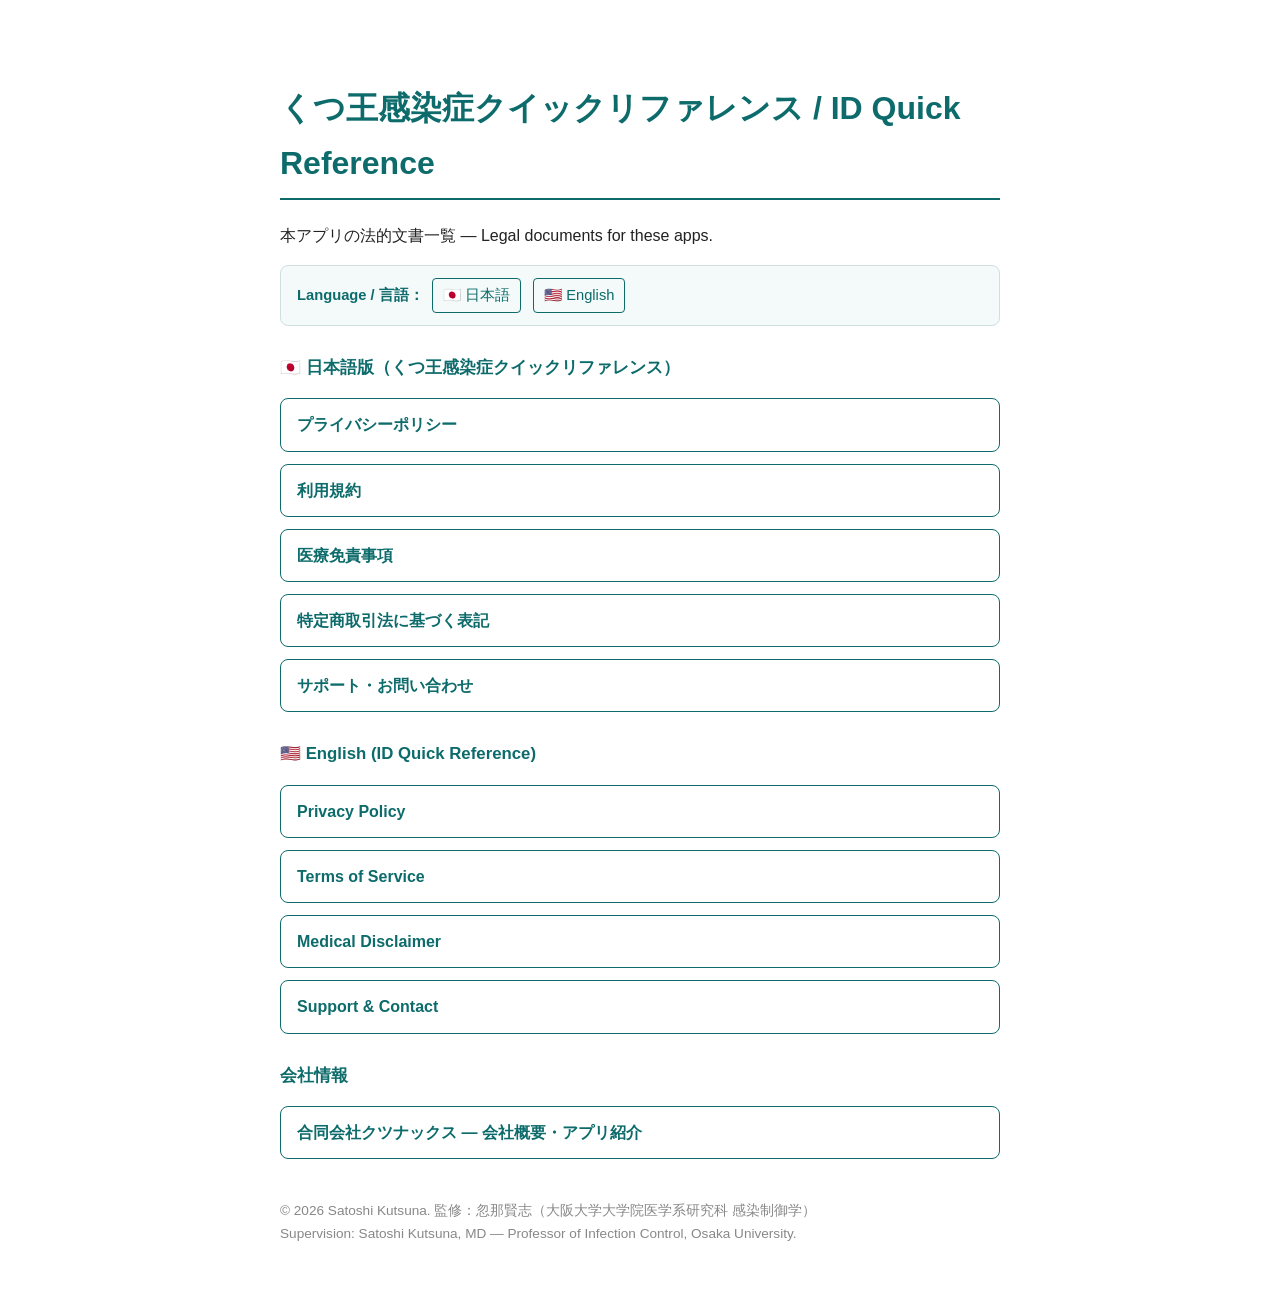
<file: index.html>
<!DOCTYPE html>
<html lang="ja">
<head>
<meta charset="utf-8">
<meta name="viewport" content="width=device-width, initial-scale=1">
<title>くつ王感染症クイックリファレンス / ID Quick Reference — Legal Information</title>
<style>
body { font-family: -apple-system, BlinkMacSystemFont, "Helvetica Neue", sans-serif; max-width: 720px; margin: 40px auto; padding: 20px; line-height: 1.7; color: #222; }
h1 { color: #0d6b6b; border-bottom: 2px solid #0d6b6b; padding-bottom: 8px; }
h2 { color: #0d6b6b; font-size: 1.05rem; margin: 28px 0 12px; }
ul { padding: 0; list-style: none; }
li { margin: 12px 0; }
a { color: #0d6b6b; text-decoration: none; font-weight: 600; padding: 12px 16px; display: block; border: 1px solid #0d6b6b; border-radius: 8px; transition: background 0.15s; }
a:hover { background: #0d6b6b; color: #fff; }
.lang-switch { background: #f4f9f9; border: 1px solid #cfdfdf; padding: 12px 16px; border-radius: 8px; margin: 16px 0 24px; font-size: 0.92rem; }
.lang-switch strong { color: #0d6b6b; }
.lang-switch a { display: inline-block; padding: 4px 10px; margin: 0 4px; border: 1px solid #0d6b6b; border-radius: 4px; font-weight: 500; }
.footer { margin-top: 40px; font-size: .85rem; color: #888; }
</style>
</head>
<body>

<h1>くつ王感染症クイックリファレンス / ID Quick Reference</h1>
<p>本アプリの法的文書一覧 — Legal documents for these apps.</p>

<div class="lang-switch">
  <strong>Language / 言語：</strong>
  <a href="#jp">🇯🇵 日本語</a>
  <a href="#en">🇺🇸 English</a>
</div>

<h2 id="jp">🇯🇵 日本語版（くつ王感染症クイックリファレンス）</h2>
<ul>
  <li><a href="legal/privacy.html">プライバシーポリシー</a></li>
  <li><a href="legal/terms.html">利用規約</a></li>
  <li><a href="legal/disclaimer.html">医療免責事項</a></li>
  <li><a href="legal/tokushou.html">特定商取引法に基づく表記</a></li>
  <li><a href="legal/support.html">サポート・お問い合わせ</a></li>
</ul>

<h2 id="en">🇺🇸 English (ID Quick Reference)</h2>
<ul>
  <li><a href="en/legal/privacy.html">Privacy Policy</a></li>
  <li><a href="en/legal/terms.html">Terms of Service</a></li>
  <li><a href="en/legal/disclaimer.html">Medical Disclaimer</a></li>
  <li><a href="en/legal/support.html">Support & Contact</a></li>
</ul>

<h2>会社情報</h2>
<ul>
  <li><a href="company/">合同会社クツナックス — 会社概要・アプリ紹介</a></li>
</ul>

<div class="footer">
  © 2026 Satoshi Kutsuna. 監修：忽那賢志（大阪大学大学院医学系研究科 感染制御学）<br>
  Supervision: Satoshi Kutsuna, MD — Professor of Infection Control, Osaka University.
</div>
</body>
</html>
</file>
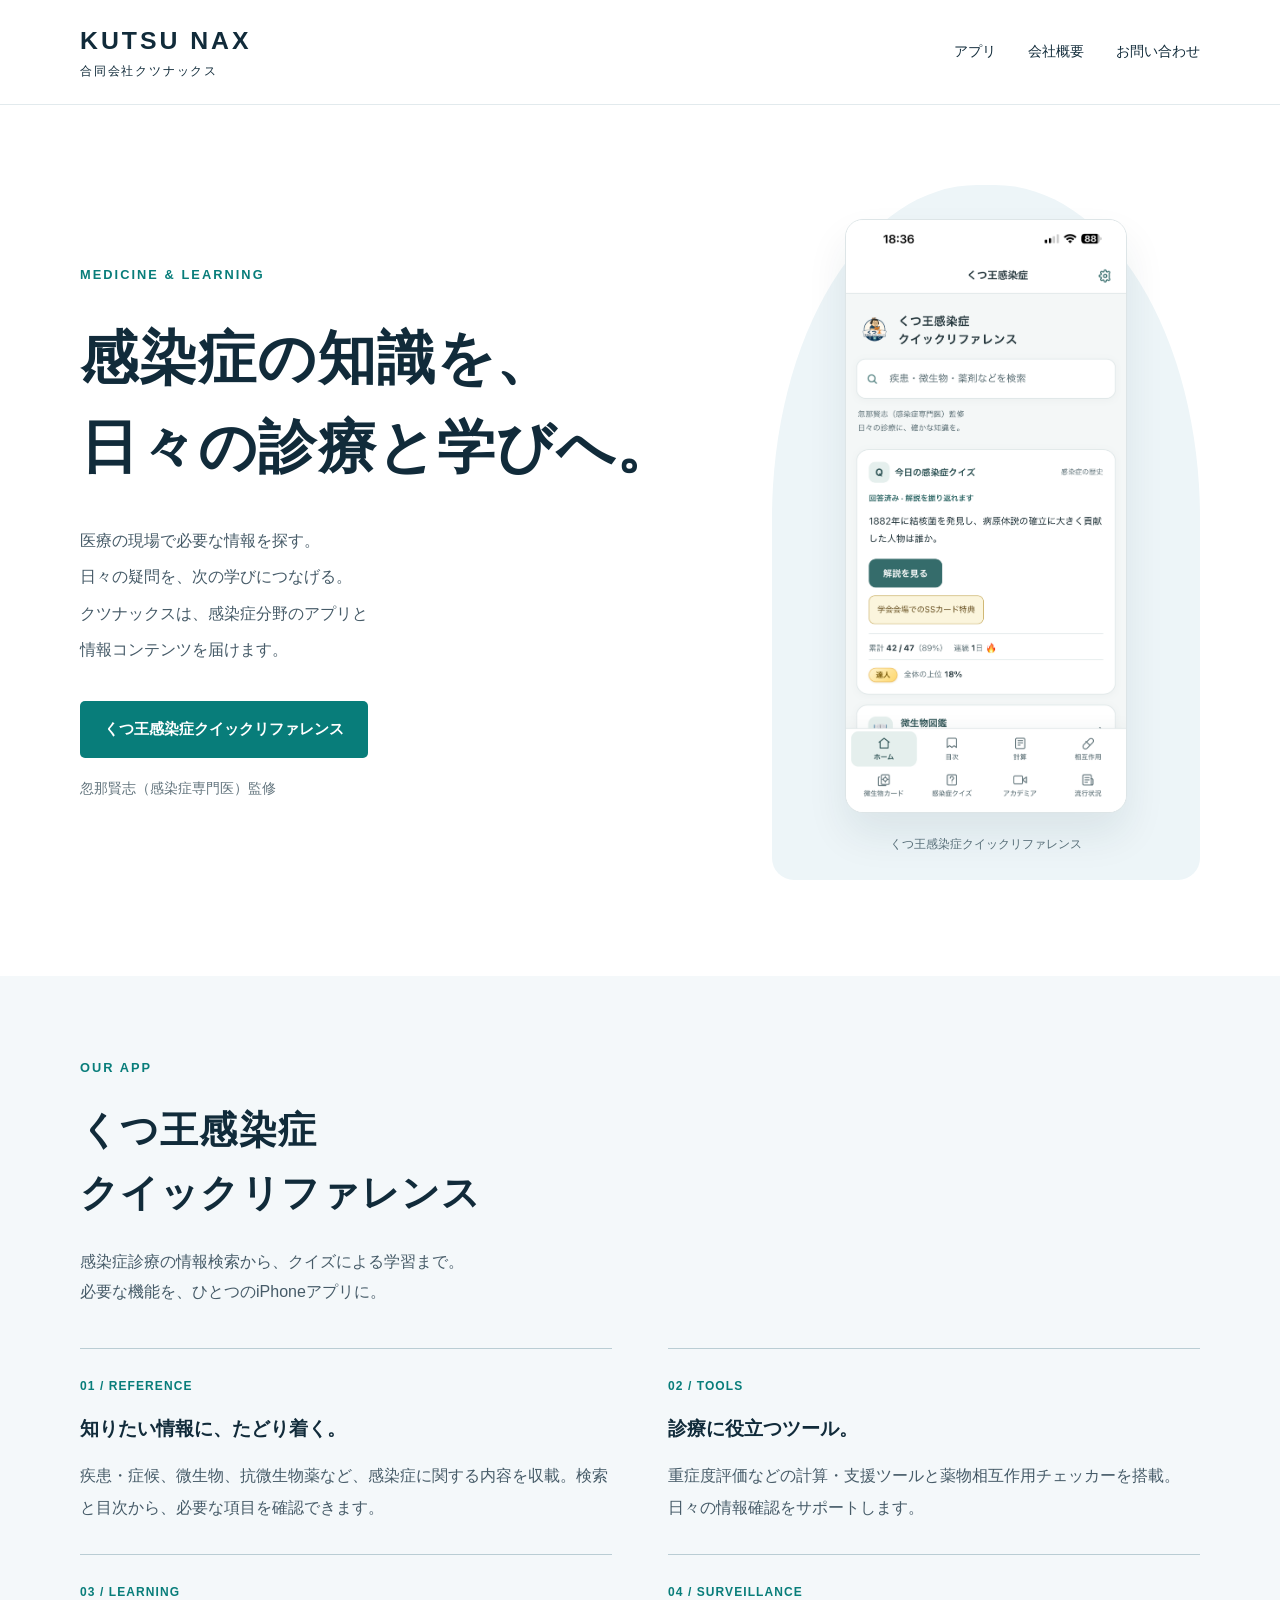
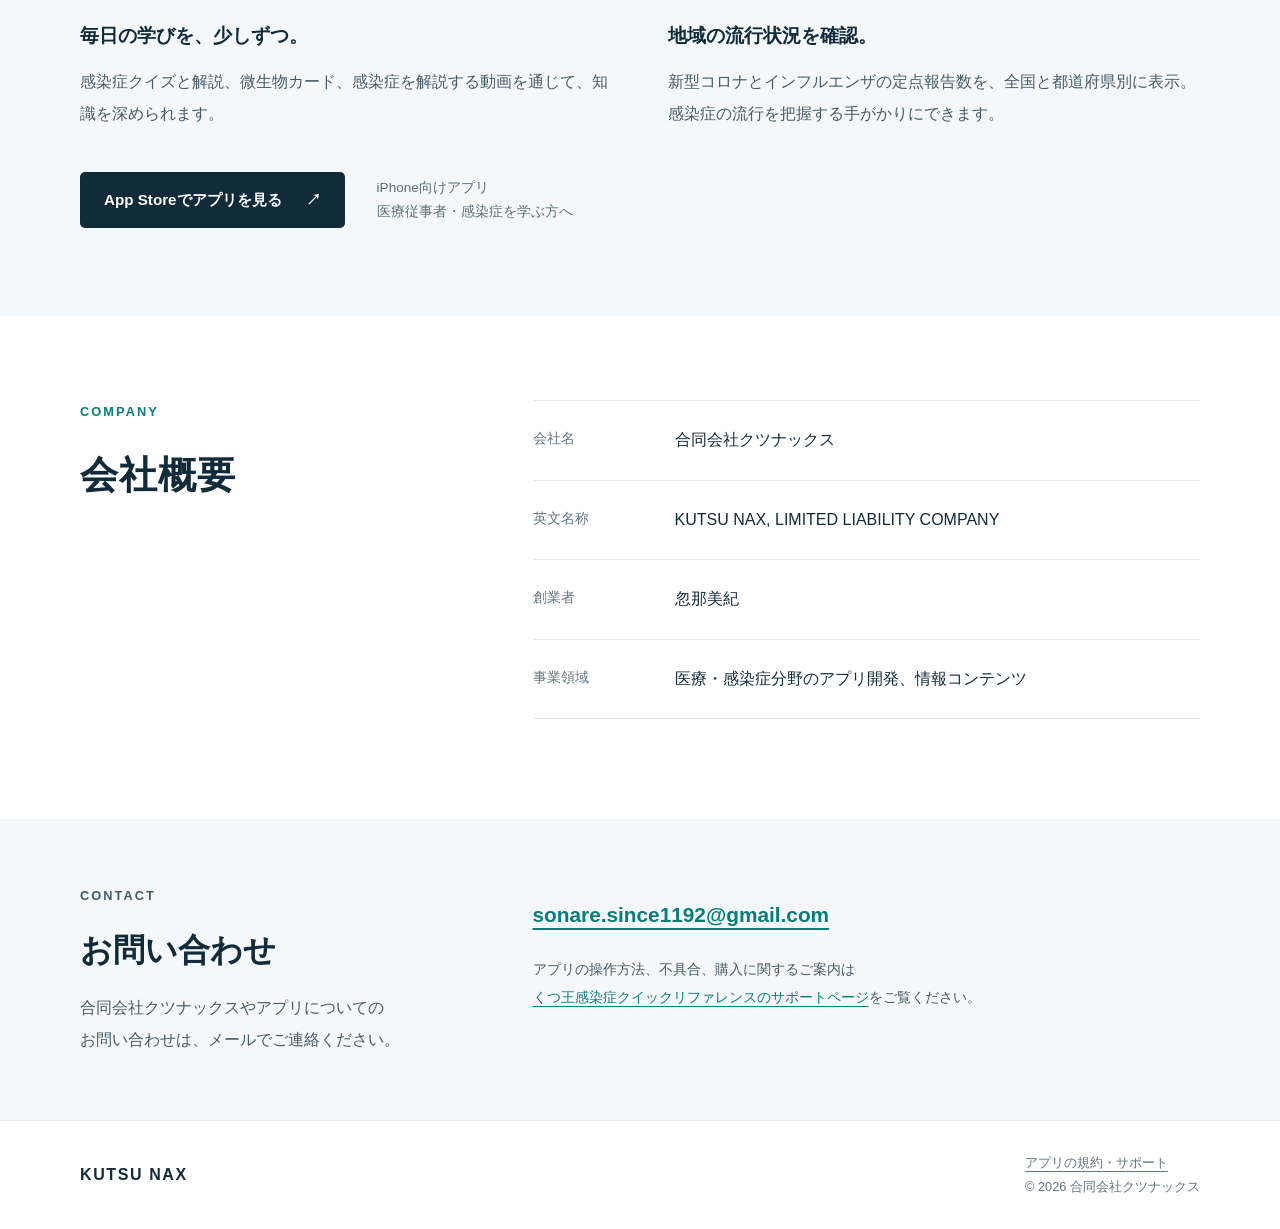
<file: company/index.html>
<!doctype html>
<html lang="ja">
<head>
<meta charset="utf-8"><meta name="viewport" content="width=device-width, initial-scale=1">
<title>合同会社クツナックス | KUTSU NAX</title>
<meta name="description" content="合同会社クツナックス。医療・感染症分野のアプリと情報コンテンツを通じて、日々の診療と学びを支えます。">
<link rel="canonical" href="https://kutsunasatoshi.github.io/legal-public/company/">
<link rel="stylesheet" href="styles.css">
</head>
<body>
<a class="skip" href="#main">本文へ移動</a>
<header class="header"><div class="wrap header-inner">
<a class="brand" href="#main" aria-label="合同会社クツナックス トップ">KUTSU NAX<span>合同会社クツナックス</span></a>
<nav aria-label="メインナビゲーション"><a href="#app">アプリ</a><a href="#company">会社概要</a><a href="#contact">お問い合わせ</a></nav>
</div></header>
<main id="main">
<section class="hero wrap" aria-labelledby="hero-title">
<div class="hero-copy"><p class="eyebrow">MEDICINE &amp; LEARNING</p>
<h1 id="hero-title">感染症の知識を、<br>日々の診療と<br class="mobile-break">学びへ。</h1>
<p class="intro">医療の現場で必要な情報を探す。<br>日々の疑問を、次の学びにつなげる。<br>クツナックスは、感染症分野のアプリと<br class="desktop-break">情報コンテンツを届けます。</p>
<a class="button" href="#app">くつ王感染症クイックリファレンス</a>
<p class="supervisor">忽那賢志（感染症専門医）監修</p>
</div>
<figure class="app-visual"><img src="assets/app-home.png" width="1290" height="2796" alt="くつ王感染症クイックリファレンスのホーム画面。疾患・微生物・薬剤の検索と今日の感染症クイズ。" fetchpriority="high"><figcaption>くつ王感染症クイックリファレンス</figcaption></figure>
</section>
<section id="app" class="product-section"><div class="wrap">
<div class="section-heading"><p class="eyebrow">OUR APP</p><h2>くつ王感染症<br>クイックリファレンス</h2><p>感染症診療の情報検索から、クイズによる学習まで。<br>必要な機能を、ひとつのiPhoneアプリに。</p></div>
<div class="features">
<article><p class="feature-number">01 / REFERENCE</p><h3>知りたい情報に、たどり着く。</h3><p>疾患・症候、微生物、抗微生物薬など、感染症に関する内容を収載。検索と目次から、必要な項目を確認できます。</p></article>
<article><p class="feature-number">02 / TOOLS</p><h3>診療に役立つツール。</h3><p>重症度評価などの計算・支援ツールと薬物相互作用チェッカーを搭載。日々の情報確認をサポートします。</p></article>
<article><p class="feature-number">03 / LEARNING</p><h3>毎日の学びを、少しずつ。</h3><p>感染症クイズと解説、微生物カード、感染症を解説する動画を通じて、知識を深められます。</p></article>
<article><p class="feature-number">04 / SURVEILLANCE</p><h3>地域の流行状況を確認。</h3><p>新型コロナとインフルエンザの定点報告数を、全国と都道府県別に表示。感染症の流行を把握する手がかりにできます。</p></article>
</div>
<div class="app-link-row"><a class="button dark" href="https://apps.apple.com/jp/app/id6764298575" target="_blank" rel="noopener noreferrer">App Storeでアプリを見る<span aria-hidden="true">↗</span></a><p>iPhone向けアプリ<br>医療従事者・感染症を学ぶ方へ</p></div>
</div></section>
<section class="wrap company-section" id="company"><div class="section-heading"><p class="eyebrow">COMPANY</p><h2>会社概要</h2></div>
<dl class="company-table"><div><dt>会社名</dt><dd>合同会社クツナックス</dd></div><div><dt>英文名称</dt><dd>KUTSU NAX, LIMITED LIABILITY COMPANY</dd></div><div><dt>創業者</dt><dd>忽那美紀</dd></div><div><dt>事業領域</dt><dd>医療・感染症分野のアプリ開発、情報コンテンツ</dd></div></dl>
</section>
<section id="contact" class="contact-section"><div class="wrap contact-inner">
<div><p class="eyebrow">CONTACT</p><h2>お問い合わせ</h2><p>合同会社クツナックスやアプリについての<br>お問い合わせは、メールでご連絡ください。</p></div>
<div class="contact-details"><a class="contact-email" href="mailto:sonare.since1192@gmail.com">sonare.since1192@gmail.com</a><p>アプリの操作方法、不具合、購入に関するご案内は<br><a href="../legal/support.html">くつ王感染症クイックリファレンスのサポートページ</a>をご覧ください。</p></div>
</div></section>
</main>
<footer><div class="wrap footer-inner"><span class="footer-brand">KUTSU NAX</span><p><a href="../">アプリの規約・サポート</a><br>© 2026 合同会社クツナックス</p></div></footer>
</body></html>
</file>
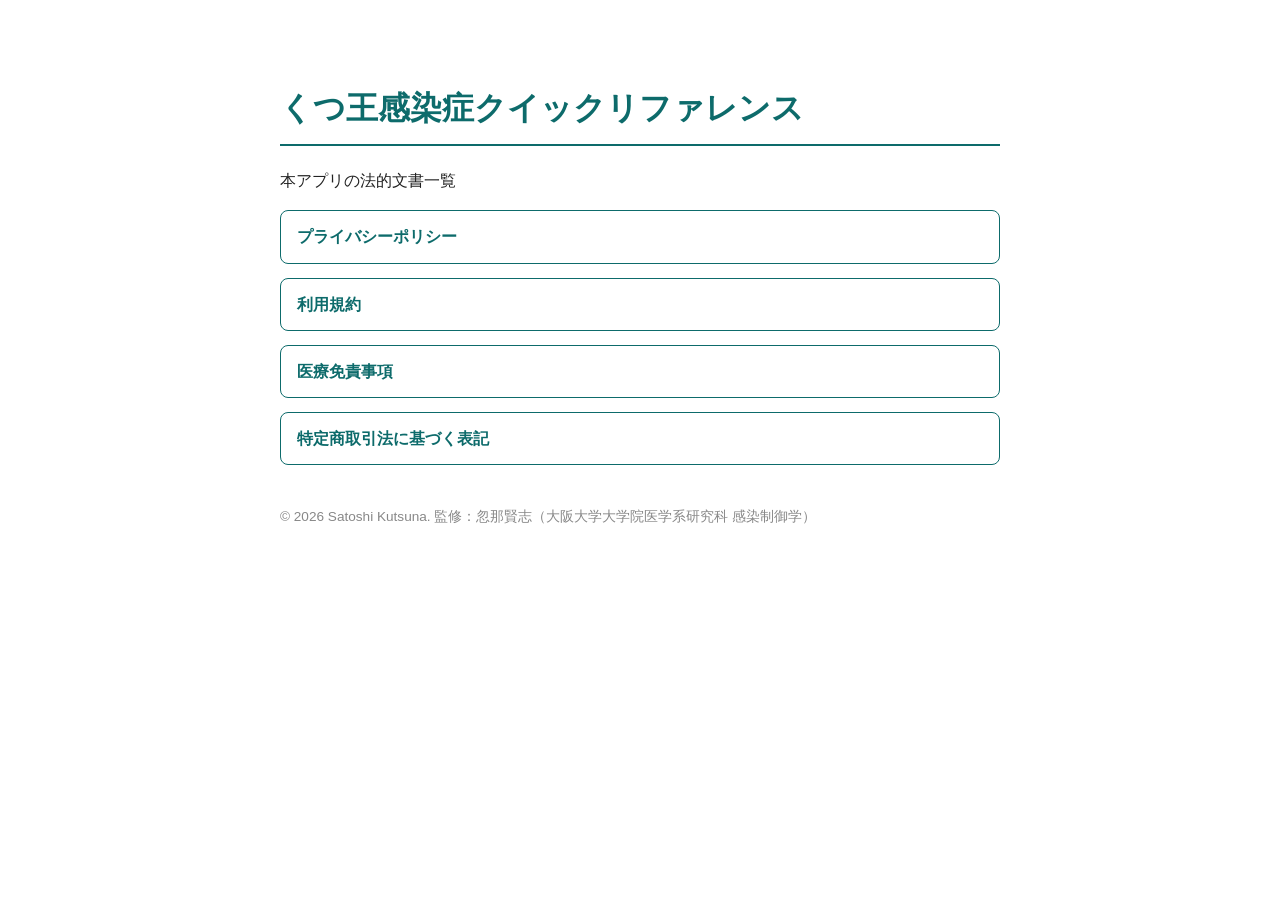
<file: legal-public 2/index.html>
<!DOCTYPE html>
<html lang="ja">
<head>
<meta charset="utf-8">
<meta name="viewport" content="width=device-width, initial-scale=1">
<title>くつ王感染症クイックリファレンス — 法的情報</title>
<style>
body { font-family: -apple-system, BlinkMacSystemFont, "Helvetica Neue", sans-serif; max-width: 720px; margin: 40px auto; padding: 20px; line-height: 1.7; color: #222; }
h1 { color: #0d6b6b; border-bottom: 2px solid #0d6b6b; padding-bottom: 8px; }
ul { padding: 0; list-style: none; }
li { margin: 14px 0; }
a { color: #0d6b6b; text-decoration: none; font-weight: 600; padding: 12px 16px; display: block; border: 1px solid #0d6b6b; border-radius: 8px; }
a:hover { background: #0d6b6b; color: #fff; }
.footer { margin-top: 40px; font-size: .85rem; color: #888; }
</style>
</head>
<body>
<h1>くつ王感染症クイックリファレンス</h1>
<p>本アプリの法的文書一覧</p>
<ul>
  <li><a href="legal/privacy.html">プライバシーポリシー</a></li>
  <li><a href="legal/terms.html">利用規約</a></li>
  <li><a href="legal/disclaimer.html">医療免責事項</a></li>
  <li><a href="legal/tokushou.html">特定商取引法に基づく表記</a></li>
</ul>
<div class="footer">
  © 2026 Satoshi Kutsuna. 監修：忽那賢志（大阪大学大学院医学系研究科 感染制御学）
</div>
</body>
</html>
</file>
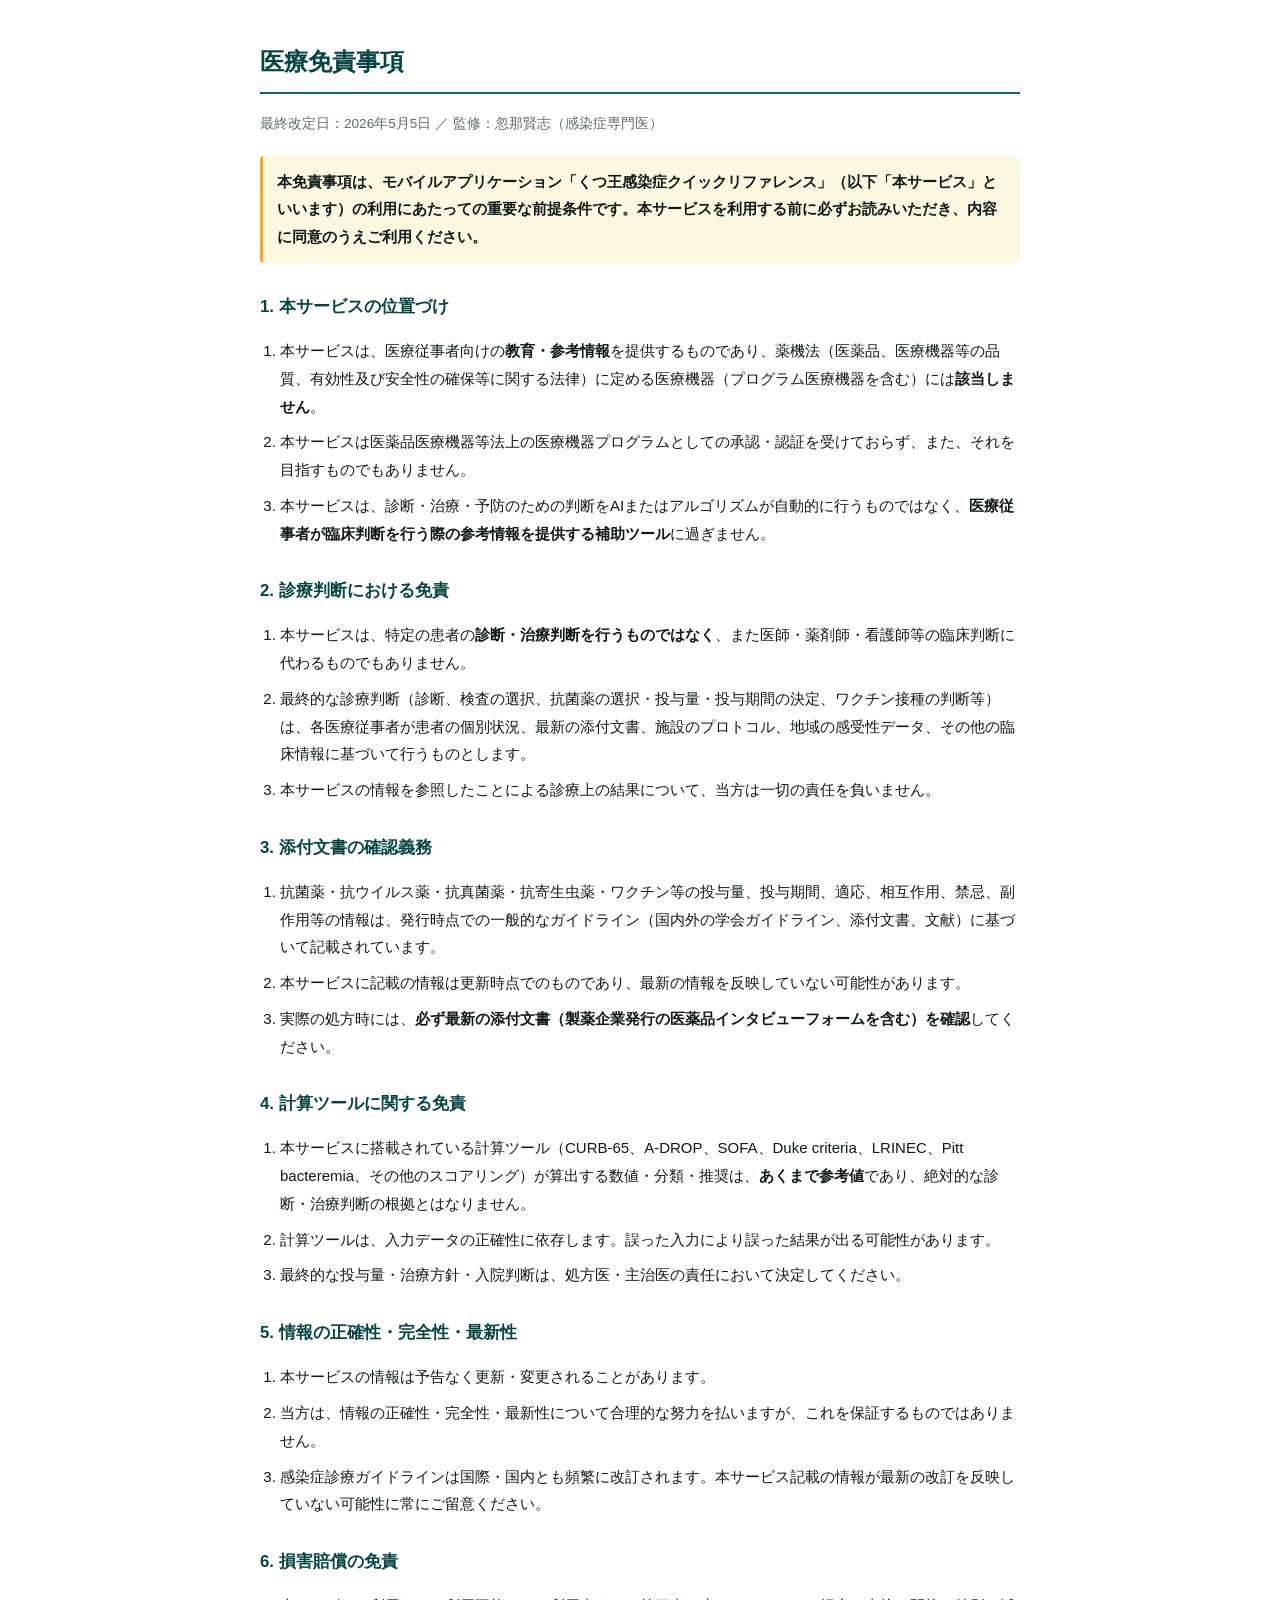
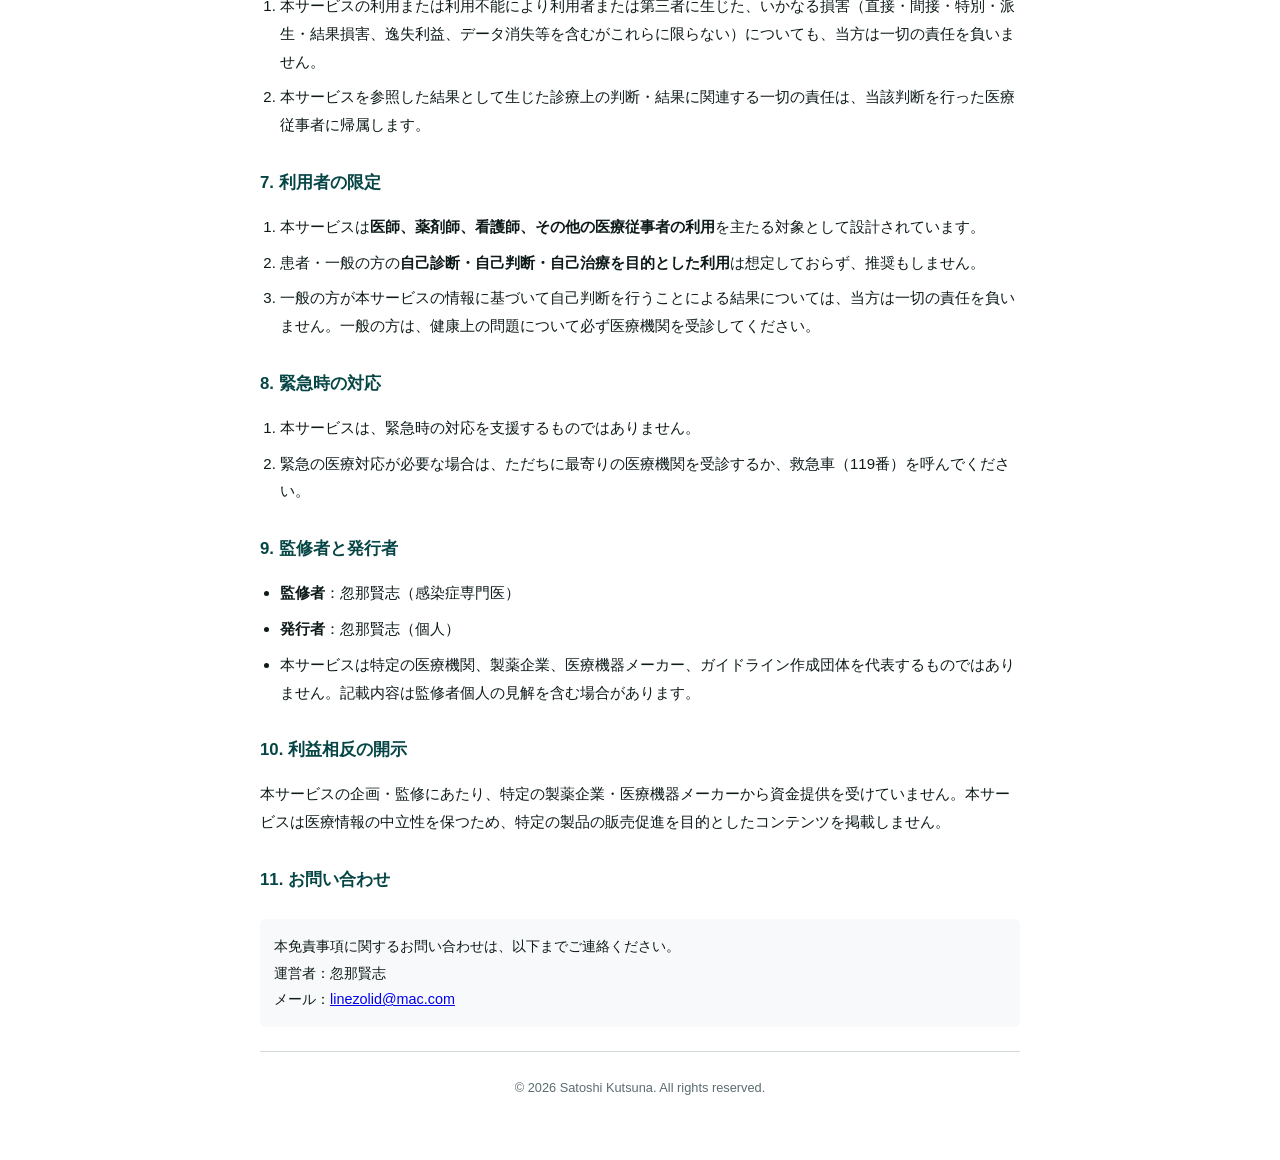
<file: legal/disclaimer.html>
<!DOCTYPE html>
<html lang="ja">
<head>
<meta charset="UTF-8" />
<meta name="viewport" content="width=device-width,initial-scale=1,maximum-scale=5" />
<title>医療免責事項 — くつ王感染症クイックリファレンス</title>
<style>
:root { --primary: #0d6b6b; --primary-ink: #064545; --primary-soft: #d9ecec; --text: #0e1a1a; --text-muted: #5b6c6f; --border: #d3dadc; }
body { font-family: -apple-system, BlinkMacSystemFont, "Hiragino Sans", "Yu Gothic", sans-serif; max-width: 760px; margin: 0 auto; padding: 24px 18px 48px; color: var(--text); line-height: 1.85; font-size: 15px; }
h1 { font-size: 1.5rem; color: var(--primary-ink); border-bottom: 2px solid var(--primary); padding-bottom: 8px; }
h2 { font-size: 1.05rem; color: var(--primary-ink); margin: 28px 0 8px; }
.meta { color: var(--text-muted); font-size: 0.85rem; margin-bottom: 20px; }
.notice { background: var(--primary-soft); border-left: 3px solid var(--primary); padding: 12px 14px; margin: 16px 0; border-radius: 4px; }
.warning { background: #fff8e1; border-left: 3px solid #f9a825; padding: 12px 14px; margin: 16px 0; border-radius: 4px; font-weight: 600; }
ol, ul { padding-left: 20px; }
ol li, ul li { margin: 8px 0; }
hr { border: none; border-top: 1px solid var(--border); margin: 24px 0; }
.contact { background: #f8f9fa; padding: 14px; border-radius: 6px; font-size: 0.9rem; margin-top: 24px; }
</style>
</head>
<body>

<h1>医療免責事項</h1>
<div class="meta">最終改定日：2026年5月5日 ／ 監修：忽那賢志（感染症専門医）</div>

<div class="warning">
本免責事項は、モバイルアプリケーション「くつ王感染症クイックリファレンス」（以下「本サービス」といいます）の利用にあたっての重要な前提条件です。本サービスを利用する前に必ずお読みいただき、内容に同意のうえご利用ください。
</div>

<h2>1. 本サービスの位置づけ</h2>
<ol>
  <li>本サービスは、医療従事者向けの<strong>教育・参考情報</strong>を提供するものであり、薬機法（医薬品、医療機器等の品質、有効性及び安全性の確保等に関する法律）に定める医療機器（プログラム医療機器を含む）には<strong>該当しません</strong>。</li>
  <li>本サービスは医薬品医療機器等法上の医療機器プログラムとしての承認・認証を受けておらず、また、それを目指すものでもありません。</li>
  <li>本サービスは、診断・治療・予防のための判断をAIまたはアルゴリズムが自動的に行うものではなく、<strong>医療従事者が臨床判断を行う際の参考情報を提供する補助ツール</strong>に過ぎません。</li>
</ol>

<h2>2. 診療判断における免責</h2>
<ol>
  <li>本サービスは、特定の患者の<strong>診断・治療判断を行うものではなく</strong>、また医師・薬剤師・看護師等の臨床判断に代わるものでもありません。</li>
  <li>最終的な診療判断（診断、検査の選択、抗菌薬の選択・投与量・投与期間の決定、ワクチン接種の判断等）は、各医療従事者が患者の個別状況、最新の添付文書、施設のプロトコル、地域の感受性データ、その他の臨床情報に基づいて行うものとします。</li>
  <li>本サービスの情報を参照したことによる診療上の結果について、当方は一切の責任を負いません。</li>
</ol>

<h2>3. 添付文書の確認義務</h2>
<ol>
  <li>抗菌薬・抗ウイルス薬・抗真菌薬・抗寄生虫薬・ワクチン等の投与量、投与期間、適応、相互作用、禁忌、副作用等の情報は、発行時点での一般的なガイドライン（国内外の学会ガイドライン、添付文書、文献）に基づいて記載されています。</li>
  <li>本サービスに記載の情報は更新時点でのものであり、最新の情報を反映していない可能性があります。</li>
  <li>実際の処方時には、<strong>必ず最新の添付文書（製薬企業発行の医薬品インタビューフォームを含む）を確認</strong>してください。</li>
</ol>

<h2>4. 計算ツールに関する免責</h2>
<ol>
  <li>本サービスに搭載されている計算ツール（CURB-65、A-DROP、SOFA、Duke criteria、LRINEC、Pitt bacteremia、その他のスコアリング）が算出する数値・分類・推奨は、<strong>あくまで参考値</strong>であり、絶対的な診断・治療判断の根拠とはなりません。</li>
  <li>計算ツールは、入力データの正確性に依存します。誤った入力により誤った結果が出る可能性があります。</li>
  <li>最終的な投与量・治療方針・入院判断は、処方医・主治医の責任において決定してください。</li>
</ol>

<h2>5. 情報の正確性・完全性・最新性</h2>
<ol>
  <li>本サービスの情報は予告なく更新・変更されることがあります。</li>
  <li>当方は、情報の正確性・完全性・最新性について合理的な努力を払いますが、これを保証するものではありません。</li>
  <li>感染症診療ガイドラインは国際・国内とも頻繁に改訂されます。本サービス記載の情報が最新の改訂を反映していない可能性に常にご留意ください。</li>
</ol>

<h2>6. 損害賠償の免責</h2>
<ol>
  <li>本サービスの利用または利用不能により利用者または第三者に生じた、いかなる損害（直接・間接・特別・派生・結果損害、逸失利益、データ消失等を含むがこれらに限らない）についても、当方は一切の責任を負いません。</li>
  <li>本サービスを参照した結果として生じた診療上の判断・結果に関連する一切の責任は、当該判断を行った医療従事者に帰属します。</li>
</ol>

<h2>7. 利用者の限定</h2>
<ol>
  <li>本サービスは<strong>医師、薬剤師、看護師、その他の医療従事者の利用</strong>を主たる対象として設計されています。</li>
  <li>患者・一般の方の<strong>自己診断・自己判断・自己治療を目的とした利用</strong>は想定しておらず、推奨もしません。</li>
  <li>一般の方が本サービスの情報に基づいて自己判断を行うことによる結果については、当方は一切の責任を負いません。一般の方は、健康上の問題について必ず医療機関を受診してください。</li>
</ol>

<h2>8. 緊急時の対応</h2>
<ol>
  <li>本サービスは、緊急時の対応を支援するものではありません。</li>
  <li>緊急の医療対応が必要な場合は、ただちに最寄りの医療機関を受診するか、救急車（119番）を呼んでください。</li>
</ol>

<h2>9. 監修者と発行者</h2>
<ul>
  <li><strong>監修者</strong>：忽那賢志（感染症専門医）</li>
  <li><strong>発行者</strong>：忽那賢志（個人）</li>
  <li>本サービスは特定の医療機関、製薬企業、医療機器メーカー、ガイドライン作成団体を代表するものではありません。記載内容は監修者個人の見解を含む場合があります。</li>
</ul>

<h2>10. 利益相反の開示</h2>
<p>本サービスの企画・監修にあたり、特定の製薬企業・医療機器メーカーから資金提供を受けていません。本サービスは医療情報の中立性を保つため、特定の製品の販売促進を目的としたコンテンツを掲載しません。</p>

<h2>11. お問い合わせ</h2>
<div class="contact">
  本免責事項に関するお問い合わせは、以下までご連絡ください。<br>
  運営者：忽那賢志<br>
  メール：<a href="mailto:linezolid@mac.com">linezolid@mac.com</a>
</div>

<hr>
<p style="text-align:center;color:var(--text-muted);font-size:0.8rem;">© 2026 Satoshi Kutsuna. All rights reserved.</p>

</body>
</html>
</file>
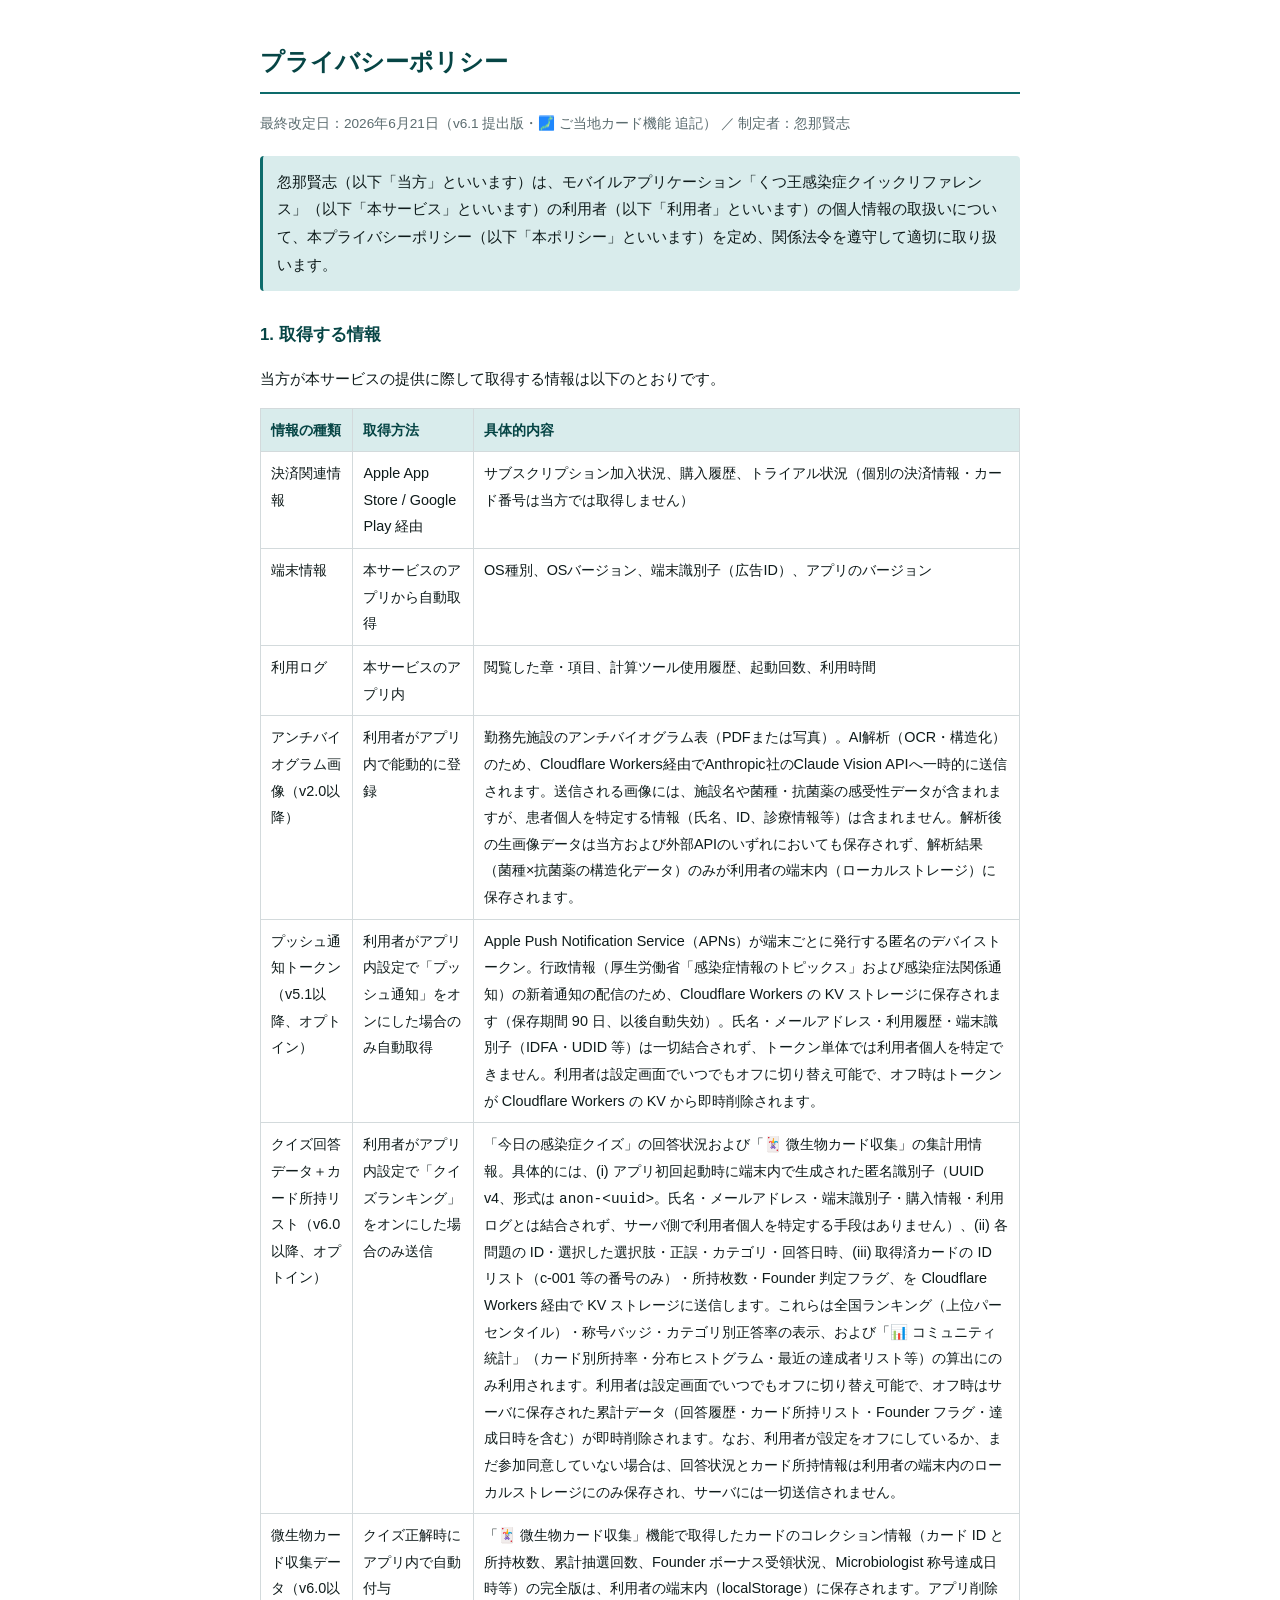
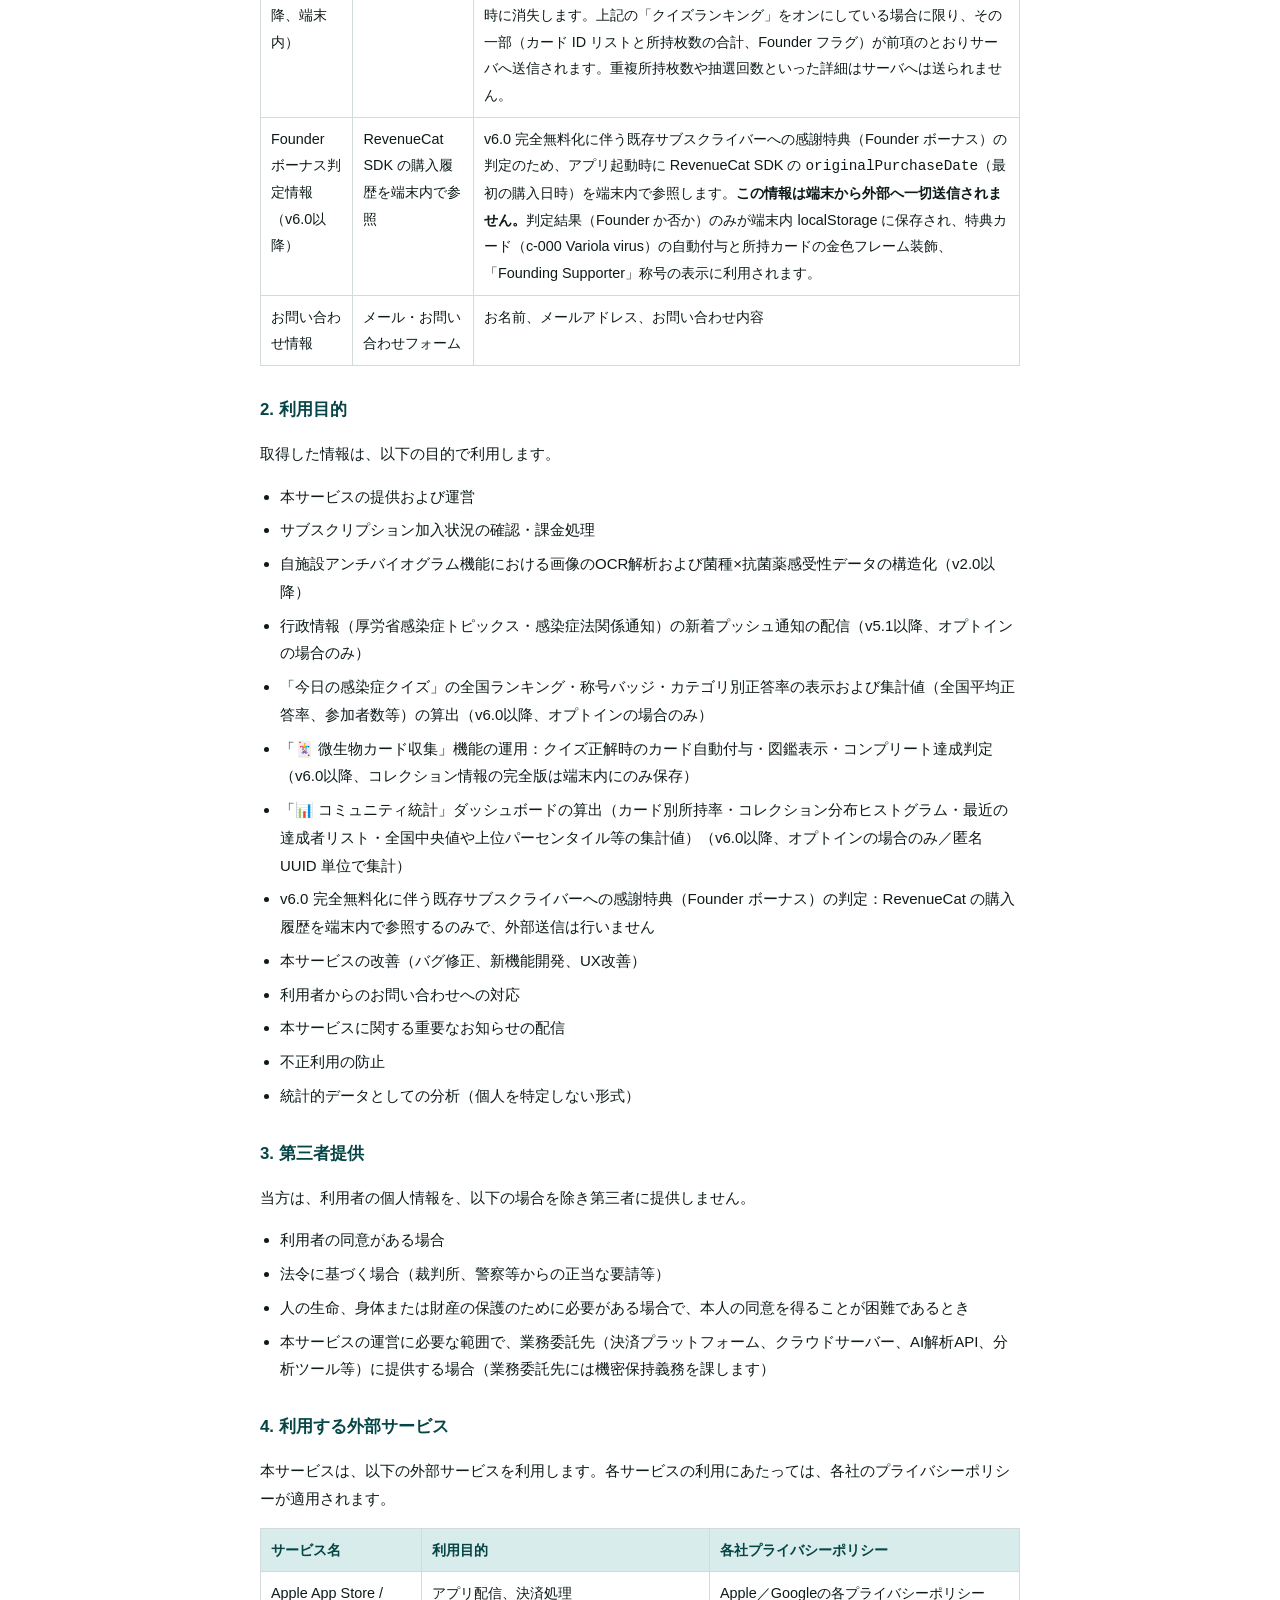
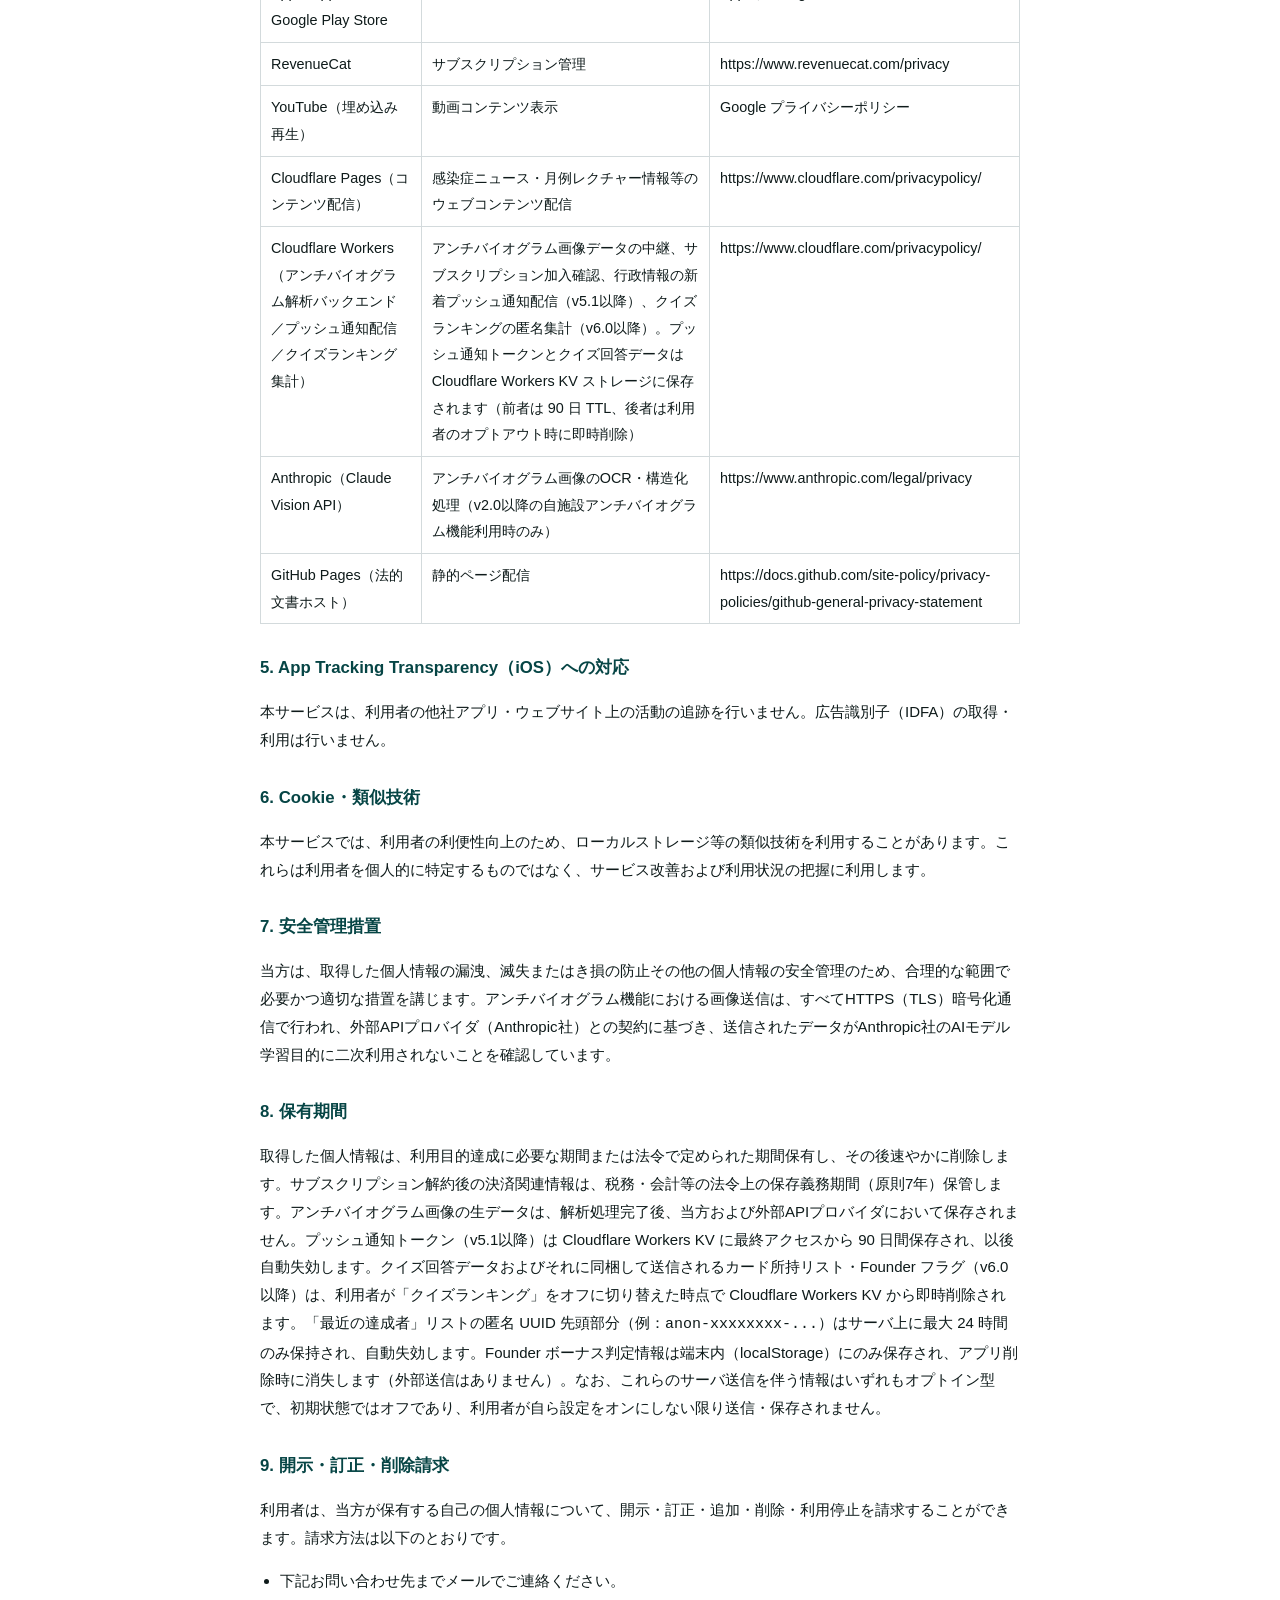
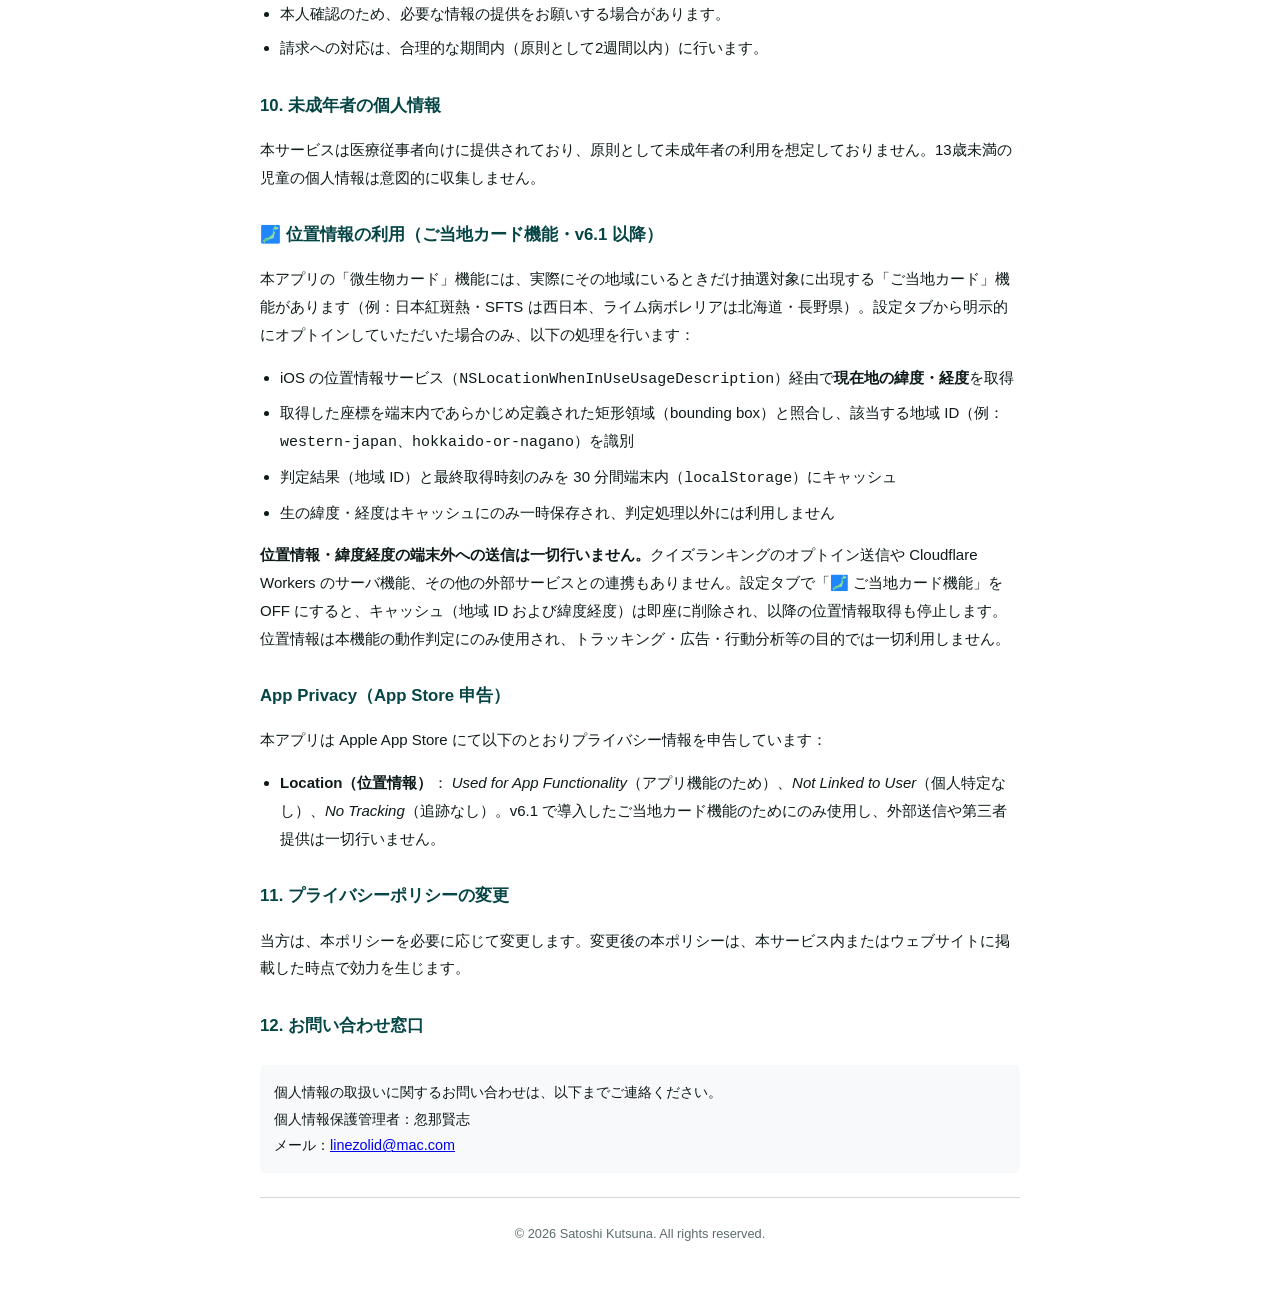
<file: legal/privacy.html>
<!DOCTYPE html>
<html lang="ja">
<head>
<meta charset="UTF-8" />
<meta name="viewport" content="width=device-width,initial-scale=1,maximum-scale=5" />
<title>プライバシーポリシー — くつ王感染症クイックリファレンス</title>
<style>
:root { --primary: #0d6b6b; --primary-ink: #064545; --primary-soft: #d9ecec; --text: #0e1a1a; --text-muted: #5b6c6f; --border: #d3dadc; }
body { font-family: -apple-system, BlinkMacSystemFont, "Hiragino Sans", "Yu Gothic", sans-serif; max-width: 760px; margin: 0 auto; padding: 24px 18px 48px; color: var(--text); line-height: 1.85; font-size: 15px; }
h1 { font-size: 1.5rem; color: var(--primary-ink); border-bottom: 2px solid var(--primary); padding-bottom: 8px; }
h2 { font-size: 1.05rem; color: var(--primary-ink); margin: 28px 0 8px; }
.meta { color: var(--text-muted); font-size: 0.85rem; margin-bottom: 20px; }
.notice { background: var(--primary-soft); border-left: 3px solid var(--primary); padding: 12px 14px; margin: 16px 0; border-radius: 4px; }
ul, ol { padding-left: 20px; }
ul li, ol li { margin: 6px 0; }
table { border-collapse: collapse; width: 100%; margin: 12px 0; font-size: 0.9rem; }
th, td { border: 1px solid var(--border); padding: 8px 10px; text-align: left; vertical-align: top; }
th { background: var(--primary-soft); color: var(--primary-ink); font-weight: 600; }
hr { border: none; border-top: 1px solid var(--border); margin: 24px 0; }
.contact { background: #f8f9fa; padding: 14px; border-radius: 6px; font-size: 0.9rem; margin-top: 24px; }
</style>
</head>
<body>

<h1>プライバシーポリシー</h1>
<div class="meta">最終改定日：2026年6月21日（v6.1 提出版・🗾 ご当地カード機能 追記） ／ 制定者：忽那賢志</div>

<div class="notice">
忽那賢志（以下「当方」といいます）は、モバイルアプリケーション「くつ王感染症クイックリファレンス」（以下「本サービス」といいます）の利用者（以下「利用者」といいます）の個人情報の取扱いについて、本プライバシーポリシー（以下「本ポリシー」といいます）を定め、関係法令を遵守して適切に取り扱います。
</div>

<h2>1. 取得する情報</h2>
<p>当方が本サービスの提供に際して取得する情報は以下のとおりです。</p>
<table>
<thead><tr><th>情報の種類</th><th>取得方法</th><th>具体的内容</th></tr></thead>
<tbody>
<tr><td>決済関連情報</td><td>Apple App Store / Google Play 経由</td><td>サブスクリプション加入状況、購入履歴、トライアル状況（個別の決済情報・カード番号は当方では取得しません）</td></tr>
<tr><td>端末情報</td><td>本サービスのアプリから自動取得</td><td>OS種別、OSバージョン、端末識別子（広告ID）、アプリのバージョン</td></tr>
<tr><td>利用ログ</td><td>本サービスのアプリ内</td><td>閲覧した章・項目、計算ツール使用履歴、起動回数、利用時間</td></tr>
<tr><td>アンチバイオグラム画像（v2.0以降）</td><td>利用者がアプリ内で能動的に登録</td><td>勤務先施設のアンチバイオグラム表（PDFまたは写真）。AI解析（OCR・構造化）のため、Cloudflare Workers経由でAnthropic社のClaude Vision APIへ一時的に送信されます。送信される画像には、施設名や菌種・抗菌薬の感受性データが含まれますが、患者個人を特定する情報（氏名、ID、診療情報等）は含まれません。解析後の生画像データは当方および外部APIのいずれにおいても保存されず、解析結果（菌種×抗菌薬の構造化データ）のみが利用者の端末内（ローカルストレージ）に保存されます。</td></tr>
<tr><td>プッシュ通知トークン（v5.1以降、オプトイン）</td><td>利用者がアプリ内設定で「プッシュ通知」をオンにした場合のみ自動取得</td><td>Apple Push Notification Service（APNs）が端末ごとに発行する匿名のデバイストークン。行政情報（厚生労働省「感染症情報のトピックス」および感染症法関係通知）の新着通知の配信のため、Cloudflare Workers の KV ストレージに保存されます（保存期間 90 日、以後自動失効）。氏名・メールアドレス・利用履歴・端末識別子（IDFA・UDID 等）は一切結合されず、トークン単体では利用者個人を特定できません。利用者は設定画面でいつでもオフに切り替え可能で、オフ時はトークンが Cloudflare Workers の KV から即時削除されます。</td></tr>
<tr><td>クイズ回答データ＋カード所持リスト（v6.0以降、オプトイン）</td><td>利用者がアプリ内設定で「クイズランキング」をオンにした場合のみ送信</td><td>「今日の感染症クイズ」の回答状況および「🃏 微生物カード収集」の集計用情報。具体的には、(i) アプリ初回起動時に端末内で生成された匿名識別子（UUID v4、形式は <code>anon-&lt;uuid&gt;</code>。氏名・メールアドレス・端末識別子・購入情報・利用ログとは結合されず、サーバ側で利用者個人を特定する手段はありません）、(ii) 各問題の ID・選択した選択肢・正誤・カテゴリ・回答日時、(iii) 取得済カードの ID リスト（c-001 等の番号のみ）・所持枚数・Founder 判定フラグ、を Cloudflare Workers 経由で KV ストレージに送信します。これらは全国ランキング（上位パーセンタイル）・称号バッジ・カテゴリ別正答率の表示、および「📊 コミュニティ統計」（カード別所持率・分布ヒストグラム・最近の達成者リスト等）の算出にのみ利用されます。利用者は設定画面でいつでもオフに切り替え可能で、オフ時はサーバに保存された累計データ（回答履歴・カード所持リスト・Founder フラグ・達成日時を含む）が即時削除されます。なお、利用者が設定をオフにしているか、まだ参加同意していない場合は、回答状況とカード所持情報は利用者の端末内のローカルストレージにのみ保存され、サーバには一切送信されません。</td></tr>
<tr><td>微生物カード収集データ（v6.0以降、端末内）</td><td>クイズ正解時にアプリ内で自動付与</td><td>「🃏 微生物カード収集」機能で取得したカードのコレクション情報（カード ID と所持枚数、累計抽選回数、Founder ボーナス受領状況、Microbiologist 称号達成日時等）の完全版は、利用者の端末内（localStorage）に保存されます。アプリ削除時に消失します。上記の「クイズランキング」をオンにしている場合に限り、その一部（カード ID リストと所持枚数の合計、Founder フラグ）が前項のとおりサーバへ送信されます。重複所持枚数や抽選回数といった詳細はサーバへは送られません。</td></tr>
<tr><td>Founder ボーナス判定情報（v6.0以降）</td><td>RevenueCat SDK の購入履歴を端末内で参照</td><td>v6.0 完全無料化に伴う既存サブスクライバーへの感謝特典（Founder ボーナス）の判定のため、アプリ起動時に RevenueCat SDK の <code>originalPurchaseDate</code>（最初の購入日時）を端末内で参照します。<b>この情報は端末から外部へ一切送信されません。</b>判定結果（Founder か否か）のみが端末内 localStorage に保存され、特典カード（c-000 Variola virus）の自動付与と所持カードの金色フレーム装飾、「Founding Supporter」称号の表示に利用されます。</td></tr>
<tr><td>お問い合わせ情報</td><td>メール・お問い合わせフォーム</td><td>お名前、メールアドレス、お問い合わせ内容</td></tr>
</tbody>
</table>

<h2>2. 利用目的</h2>
<p>取得した情報は、以下の目的で利用します。</p>
<ul>
  <li>本サービスの提供および運営</li>
  <li>サブスクリプション加入状況の確認・課金処理</li>
  <li>自施設アンチバイオグラム機能における画像のOCR解析および菌種×抗菌薬感受性データの構造化（v2.0以降）</li>
  <li>行政情報（厚労省感染症トピックス・感染症法関係通知）の新着プッシュ通知の配信（v5.1以降、オプトインの場合のみ）</li>
  <li>「今日の感染症クイズ」の全国ランキング・称号バッジ・カテゴリ別正答率の表示および集計値（全国平均正答率、参加者数等）の算出（v6.0以降、オプトインの場合のみ）</li>
  <li>「🃏 微生物カード収集」機能の運用：クイズ正解時のカード自動付与・図鑑表示・コンプリート達成判定（v6.0以降、コレクション情報の完全版は端末内にのみ保存）</li>
  <li>「📊 コミュニティ統計」ダッシュボードの算出（カード別所持率・コレクション分布ヒストグラム・最近の達成者リスト・全国中央値や上位パーセンタイル等の集計値）（v6.0以降、オプトインの場合のみ／匿名 UUID 単位で集計）</li>
  <li>v6.0 完全無料化に伴う既存サブスクライバーへの感謝特典（Founder ボーナス）の判定：RevenueCat の購入履歴を端末内で参照するのみで、外部送信は行いません</li>
  <li>本サービスの改善（バグ修正、新機能開発、UX改善）</li>
  <li>利用者からのお問い合わせへの対応</li>
  <li>本サービスに関する重要なお知らせの配信</li>
  <li>不正利用の防止</li>
  <li>統計的データとしての分析（個人を特定しない形式）</li>
</ul>

<h2>3. 第三者提供</h2>
<p>当方は、利用者の個人情報を、以下の場合を除き第三者に提供しません。</p>
<ul>
  <li>利用者の同意がある場合</li>
  <li>法令に基づく場合（裁判所、警察等からの正当な要請等）</li>
  <li>人の生命、身体または財産の保護のために必要がある場合で、本人の同意を得ることが困難であるとき</li>
  <li>本サービスの運営に必要な範囲で、業務委託先（決済プラットフォーム、クラウドサーバー、AI解析API、分析ツール等）に提供する場合（業務委託先には機密保持義務を課します）</li>
</ul>

<h2>4. 利用する外部サービス</h2>
<p>本サービスは、以下の外部サービスを利用します。各サービスの利用にあたっては、各社のプライバシーポリシーが適用されます。</p>
<table>
<thead><tr><th>サービス名</th><th>利用目的</th><th>各社プライバシーポリシー</th></tr></thead>
<tbody>
<tr><td>Apple App Store / Google Play Store</td><td>アプリ配信、決済処理</td><td>Apple／Googleの各プライバシーポリシー</td></tr>
<tr><td>RevenueCat</td><td>サブスクリプション管理</td><td>https://www.revenuecat.com/privacy</td></tr>
<tr><td>YouTube（埋め込み再生）</td><td>動画コンテンツ表示</td><td>Google プライバシーポリシー</td></tr>
<tr><td>Cloudflare Pages（コンテンツ配信）</td><td>感染症ニュース・月例レクチャー情報等のウェブコンテンツ配信</td><td>https://www.cloudflare.com/privacypolicy/</td></tr>
<tr><td>Cloudflare Workers（アンチバイオグラム解析バックエンド／プッシュ通知配信／クイズランキング集計）</td><td>アンチバイオグラム画像データの中継、サブスクリプション加入確認、行政情報の新着プッシュ通知配信（v5.1以降）、クイズランキングの匿名集計（v6.0以降）。プッシュ通知トークンとクイズ回答データは Cloudflare Workers KV ストレージに保存されます（前者は 90 日 TTL、後者は利用者のオプトアウト時に即時削除）</td><td>https://www.cloudflare.com/privacypolicy/</td></tr>
<tr><td>Anthropic（Claude Vision API）</td><td>アンチバイオグラム画像のOCR・構造化処理（v2.0以降の自施設アンチバイオグラム機能利用時のみ）</td><td>https://www.anthropic.com/legal/privacy</td></tr>
<tr><td>GitHub Pages（法的文書ホスト）</td><td>静的ページ配信</td><td>https://docs.github.com/site-policy/privacy-policies/github-general-privacy-statement</td></tr>
</tbody>
</table>

<h2>5. App Tracking Transparency（iOS）への対応</h2>
<p>本サービスは、利用者の他社アプリ・ウェブサイト上の活動の追跡を行いません。広告識別子（IDFA）の取得・利用は行いません。</p>

<h2>6. Cookie・類似技術</h2>
<p>本サービスでは、利用者の利便性向上のため、ローカルストレージ等の類似技術を利用することがあります。これらは利用者を個人的に特定するものではなく、サービス改善および利用状況の把握に利用します。</p>

<h2>7. 安全管理措置</h2>
<p>当方は、取得した個人情報の漏洩、滅失またはき損の防止その他の個人情報の安全管理のため、合理的な範囲で必要かつ適切な措置を講じます。アンチバイオグラム機能における画像送信は、すべてHTTPS（TLS）暗号化通信で行われ、外部APIプロバイダ（Anthropic社）との契約に基づき、送信されたデータがAnthropic社のAIモデル学習目的に二次利用されないことを確認しています。</p>

<h2>8. 保有期間</h2>
<p>取得した個人情報は、利用目的達成に必要な期間または法令で定められた期間保有し、その後速やかに削除します。サブスクリプション解約後の決済関連情報は、税務・会計等の法令上の保存義務期間（原則7年）保管します。アンチバイオグラム画像の生データは、解析処理完了後、当方および外部APIプロバイダにおいて保存されません。プッシュ通知トークン（v5.1以降）は Cloudflare Workers KV に最終アクセスから 90 日間保存され、以後自動失効します。クイズ回答データおよびそれに同梱して送信されるカード所持リスト・Founder フラグ（v6.0以降）は、利用者が「クイズランキング」をオフに切り替えた時点で Cloudflare Workers KV から即時削除されます。「最近の達成者」リストの匿名 UUID 先頭部分（例：<code>anon-xxxxxxxx-...</code>）はサーバ上に最大 24 時間のみ保持され、自動失効します。Founder ボーナス判定情報は端末内（localStorage）にのみ保存され、アプリ削除時に消失します（外部送信はありません）。なお、これらのサーバ送信を伴う情報はいずれもオプトイン型で、初期状態ではオフであり、利用者が自ら設定をオンにしない限り送信・保存されません。</p>

<h2>9. 開示・訂正・削除請求</h2>
<p>利用者は、当方が保有する自己の個人情報について、開示・訂正・追加・削除・利用停止を請求することができます。請求方法は以下のとおりです。</p>
<ul>
  <li>下記お問い合わせ先までメールでご連絡ください。</li>
  <li>本人確認のため、必要な情報の提供をお願いする場合があります。</li>
  <li>請求への対応は、合理的な期間内（原則として2週間以内）に行います。</li>
</ul>

<h2>10. 未成年者の個人情報</h2>
<p>本サービスは医療従事者向けに提供されており、原則として未成年者の利用を想定しておりません。13歳未満の児童の個人情報は意図的に収集しません。</p>

<h2>🗾 位置情報の利用（ご当地カード機能・v6.1 以降）</h2>
<p>本アプリの「微生物カード」機能には、実際にその地域にいるときだけ抽選対象に出現する「ご当地カード」機能があります（例：日本紅斑熱・SFTS は西日本、ライム病ボレリアは北海道・長野県）。設定タブから明示的にオプトインしていただいた場合のみ、以下の処理を行います：</p>
<ul>
  <li>iOS の位置情報サービス（<code>NSLocationWhenInUseUsageDescription</code>）経由で<strong>現在地の緯度・経度</strong>を取得</li>
  <li>取得した座標を端末内であらかじめ定義された矩形領域（bounding box）と照合し、該当する地域 ID（例：<code>western-japan</code>、<code>hokkaido-or-nagano</code>）を識別</li>
  <li>判定結果（地域 ID）と最終取得時刻のみを 30 分間端末内（<code>localStorage</code>）にキャッシュ</li>
  <li>生の緯度・経度はキャッシュにのみ一時保存され、判定処理以外には利用しません</li>
</ul>
<p><strong>位置情報・緯度経度の端末外への送信は一切行いません。</strong>クイズランキングのオプトイン送信や Cloudflare Workers のサーバ機能、その他の外部サービスとの連携もありません。設定タブで「🗾 ご当地カード機能」を OFF にすると、キャッシュ（地域 ID および緯度経度）は即座に削除され、以降の位置情報取得も停止します。位置情報は本機能の動作判定にのみ使用され、トラッキング・広告・行動分析等の目的では一切利用しません。</p>

<h2>App Privacy（App Store 申告）</h2>
<p>本アプリは Apple App Store にて以下のとおりプライバシー情報を申告しています：</p>
<ul>
  <li><strong>Location（位置情報）</strong>： <em>Used for App Functionality</em>（アプリ機能のため）、<em>Not Linked to User</em>（個人特定なし）、<em>No Tracking</em>（追跡なし）。v6.1 で導入したご当地カード機能のためにのみ使用し、外部送信や第三者提供は一切行いません。</li>
</ul>

<h2>11. プライバシーポリシーの変更</h2>
<p>当方は、本ポリシーを必要に応じて変更します。変更後の本ポリシーは、本サービス内またはウェブサイトに掲載した時点で効力を生じます。</p>

<h2>12. お問い合わせ窓口</h2>
<div class="contact">
  個人情報の取扱いに関するお問い合わせは、以下までご連絡ください。<br>
  個人情報保護管理者：忽那賢志<br>
  メール：<a href="mailto:linezolid@mac.com">linezolid@mac.com</a>
</div>

<hr>
<p style="text-align:center;color:var(--text-muted);font-size:0.8rem;">© 2026 Satoshi Kutsuna. All rights reserved.</p>

</body>
</html>
</file>
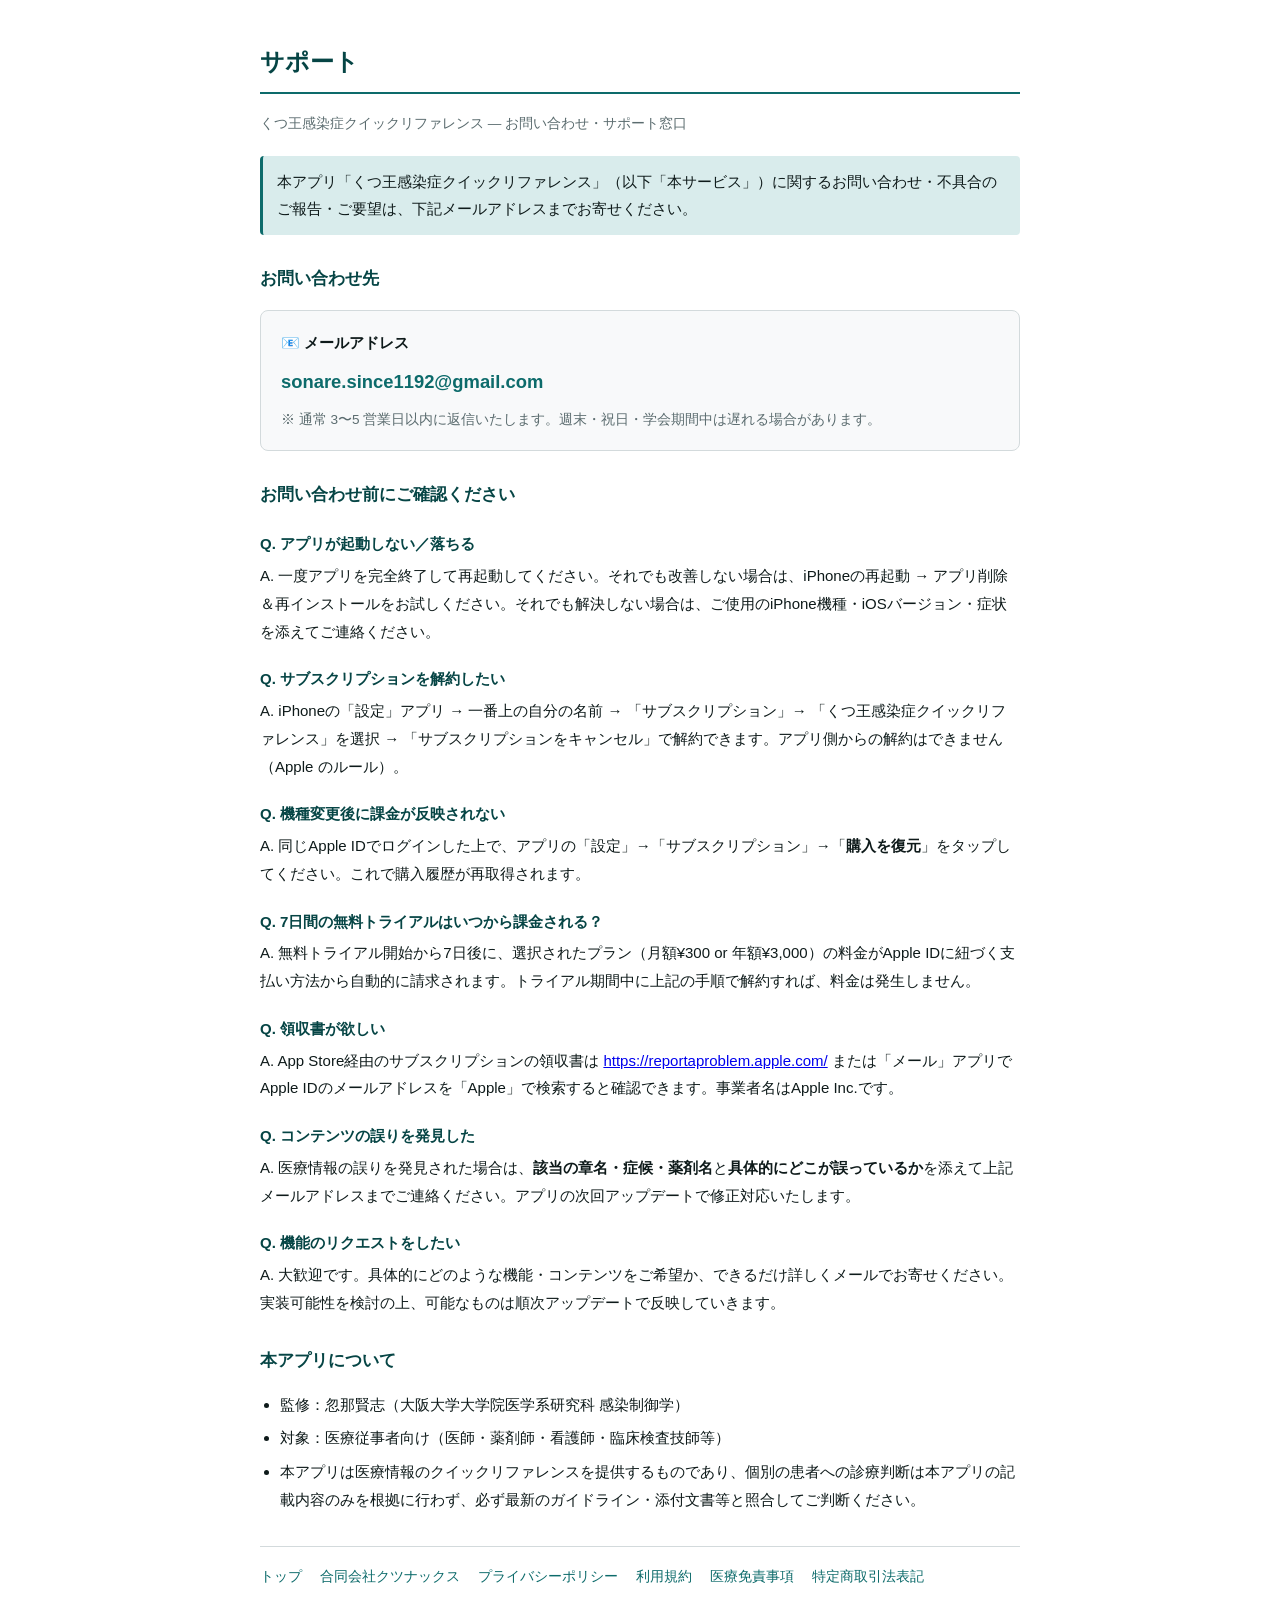
<file: legal/support.html>
<!DOCTYPE html>
<html lang="ja">
<head>
<meta charset="UTF-8" />
<meta name="viewport" content="width=device-width,initial-scale=1,maximum-scale=5" />
<title>サポート — くつ王感染症クイックリファレンス</title>
<style>
:root { --primary: #0d6b6b; --primary-ink: #064545; --primary-soft: #d9ecec; --text: #0e1a1a; --text-muted: #5b6c6f; --border: #d3dadc; }
body { font-family: -apple-system, BlinkMacSystemFont, "Hiragino Sans", "Yu Gothic", sans-serif; max-width: 760px; margin: 0 auto; padding: 24px 18px 48px; color: var(--text); line-height: 1.85; font-size: 15px; }
h1 { font-size: 1.5rem; color: var(--primary-ink); border-bottom: 2px solid var(--primary); padding-bottom: 8px; }
h2 { font-size: 1.05rem; color: var(--primary-ink); margin: 28px 0 8px; }
.meta { color: var(--text-muted); font-size: 0.85rem; margin-bottom: 20px; }
.notice { background: var(--primary-soft); border-left: 3px solid var(--primary); padding: 12px 14px; margin: 16px 0; border-radius: 4px; }
ul, ol { padding-left: 20px; }
ul li, ol li { margin: 6px 0; }
.contact-box { background: #f8f9fa; border: 1px solid var(--border); padding: 18px 20px; border-radius: 8px; margin: 16px 0; }
.contact-box .email { font-size: 1.15rem; font-weight: 700; color: var(--primary-ink); margin: 8px 0; }
.contact-box a { color: var(--primary); text-decoration: none; }
.contact-box a:hover { text-decoration: underline; }
.faq-item { margin: 20px 0; }
.faq-q { font-weight: 600; color: var(--primary-ink); margin-bottom: 4px; }
.faq-a { color: var(--text); }
hr { border: none; border-top: 1px solid var(--border); margin: 24px 0; }
.footer-links { font-size: 0.88rem; margin-top: 32px; padding-top: 16px; border-top: 1px solid var(--border); }
.footer-links a { color: var(--primary); text-decoration: none; margin-right: 14px; }
.footer-links a:hover { text-decoration: underline; }
</style>
</head>
<body>

<h1>サポート</h1>
<div class="meta">くつ王感染症クイックリファレンス — お問い合わせ・サポート窓口</div>

<div class="notice">
本アプリ「くつ王感染症クイックリファレンス」（以下「本サービス」）に関するお問い合わせ・不具合のご報告・ご要望は、下記メールアドレスまでお寄せください。
</div>

<h2>お問い合わせ先</h2>

<div class="contact-box">
  <div>📧 <strong>メールアドレス</strong></div>
  <div class="email"><a href="mailto:sonare.since1192@gmail.com">sonare.since1192@gmail.com</a></div>
  <div style="font-size: 0.85rem; color: var(--text-muted); margin-top: 8px;">
    ※ 通常 3〜5 営業日以内に返信いたします。週末・祝日・学会期間中は遅れる場合があります。
  </div>
</div>

<h2>お問い合わせ前にご確認ください</h2>

<div class="faq-item">
  <div class="faq-q">Q. アプリが起動しない／落ちる</div>
  <div class="faq-a">
    A. 一度アプリを完全終了して再起動してください。それでも改善しない場合は、iPhoneの再起動 → アプリ削除＆再インストールをお試しください。それでも解決しない場合は、ご使用のiPhone機種・iOSバージョン・症状を添えてご連絡ください。
  </div>
</div>

<div class="faq-item">
  <div class="faq-q">Q. サブスクリプションを解約したい</div>
  <div class="faq-a">
    A. iPhoneの「設定」アプリ → 一番上の自分の名前 → 「サブスクリプション」→ 「くつ王感染症クイックリファレンス」を選択 → 「サブスクリプションをキャンセル」で解約できます。アプリ側からの解約はできません（Apple のルール）。
  </div>
</div>

<div class="faq-item">
  <div class="faq-q">Q. 機種変更後に課金が反映されない</div>
  <div class="faq-a">
    A. 同じApple IDでログインした上で、アプリの「設定」→「サブスクリプション」→「<strong>購入を復元</strong>」をタップしてください。これで購入履歴が再取得されます。
  </div>
</div>

<div class="faq-item">
  <div class="faq-q">Q. 7日間の無料トライアルはいつから課金される？</div>
  <div class="faq-a">
    A. 無料トライアル開始から7日後に、選択されたプラン（月額¥300 or 年額¥3,000）の料金がApple IDに紐づく支払い方法から自動的に請求されます。トライアル期間中に上記の手順で解約すれば、料金は発生しません。
  </div>
</div>

<div class="faq-item">
  <div class="faq-q">Q. 領収書が欲しい</div>
  <div class="faq-a">
    A. App Store経由のサブスクリプションの領収書は <a href="https://reportaproblem.apple.com/">https://reportaproblem.apple.com/</a> または「メール」アプリでApple IDのメールアドレスを「Apple」で検索すると確認できます。事業者名はApple Inc.です。
  </div>
</div>

<div class="faq-item">
  <div class="faq-q">Q. コンテンツの誤りを発見した</div>
  <div class="faq-a">
    A. 医療情報の誤りを発見された場合は、<strong>該当の章名・症候・薬剤名</strong>と<strong>具体的にどこが誤っているか</strong>を添えて上記メールアドレスまでご連絡ください。アプリの次回アップデートで修正対応いたします。
  </div>
</div>

<div class="faq-item">
  <div class="faq-q">Q. 機能のリクエストをしたい</div>
  <div class="faq-a">
    A. 大歓迎です。具体的にどのような機能・コンテンツをご希望か、できるだけ詳しくメールでお寄せください。実装可能性を検討の上、可能なものは順次アップデートで反映していきます。
  </div>
</div>

<h2>本アプリについて</h2>

<ul>
  <li>監修：忽那賢志（大阪大学大学院医学系研究科 感染制御学）</li>
  <li>対象：医療従事者向け（医師・薬剤師・看護師・臨床検査技師等）</li>
  <li>本アプリは医療情報のクイックリファレンスを提供するものであり、個別の患者への診療判断は本アプリの記載内容のみを根拠に行わず、必ず最新のガイドライン・添付文書等と照合してご判断ください。</li>
</ul>

<div class="footer-links">
  <a href="../">トップ</a>
  <a href="../company/">合同会社クツナックス</a>
  <a href="privacy.html">プライバシーポリシー</a>
  <a href="terms.html">利用規約</a>
  <a href="disclaimer.html">医療免責事項</a>
  <a href="tokushou.html">特定商取引法表記</a>
</div>

</body>
</html>
</file>
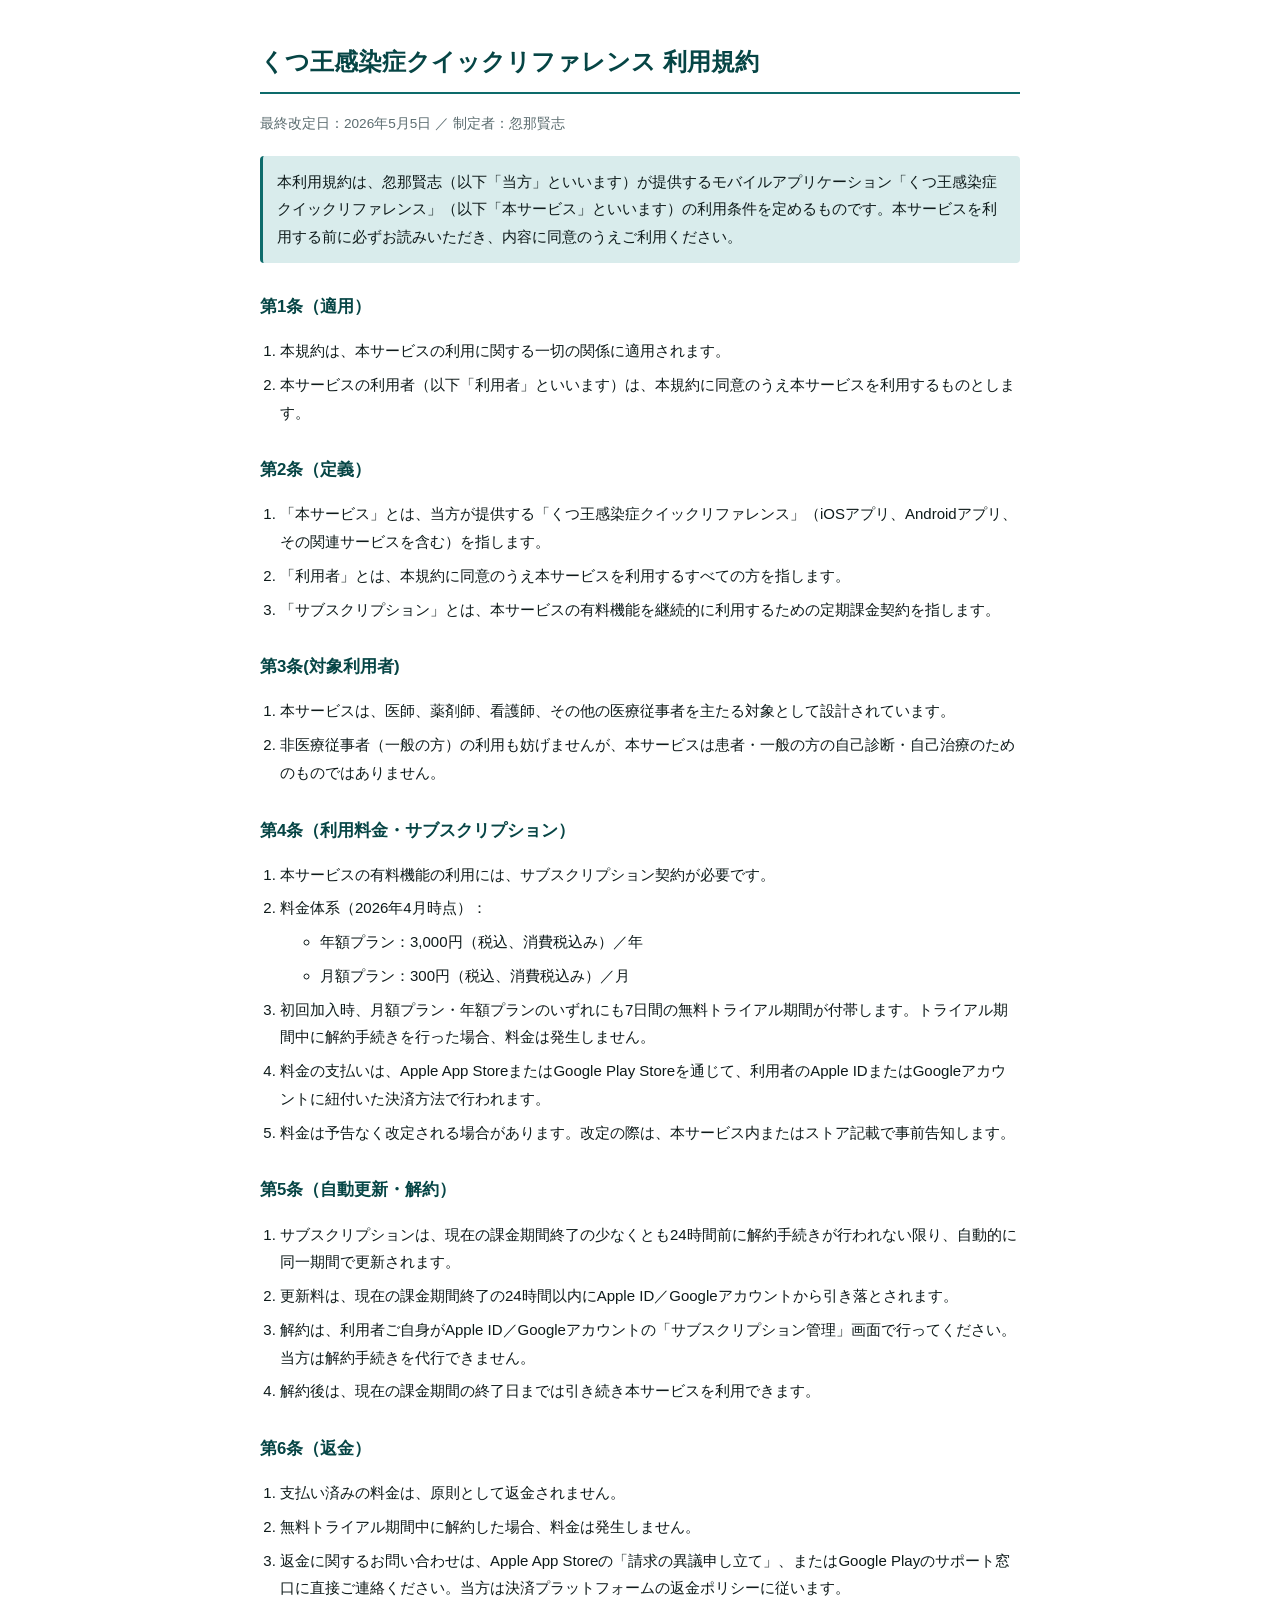
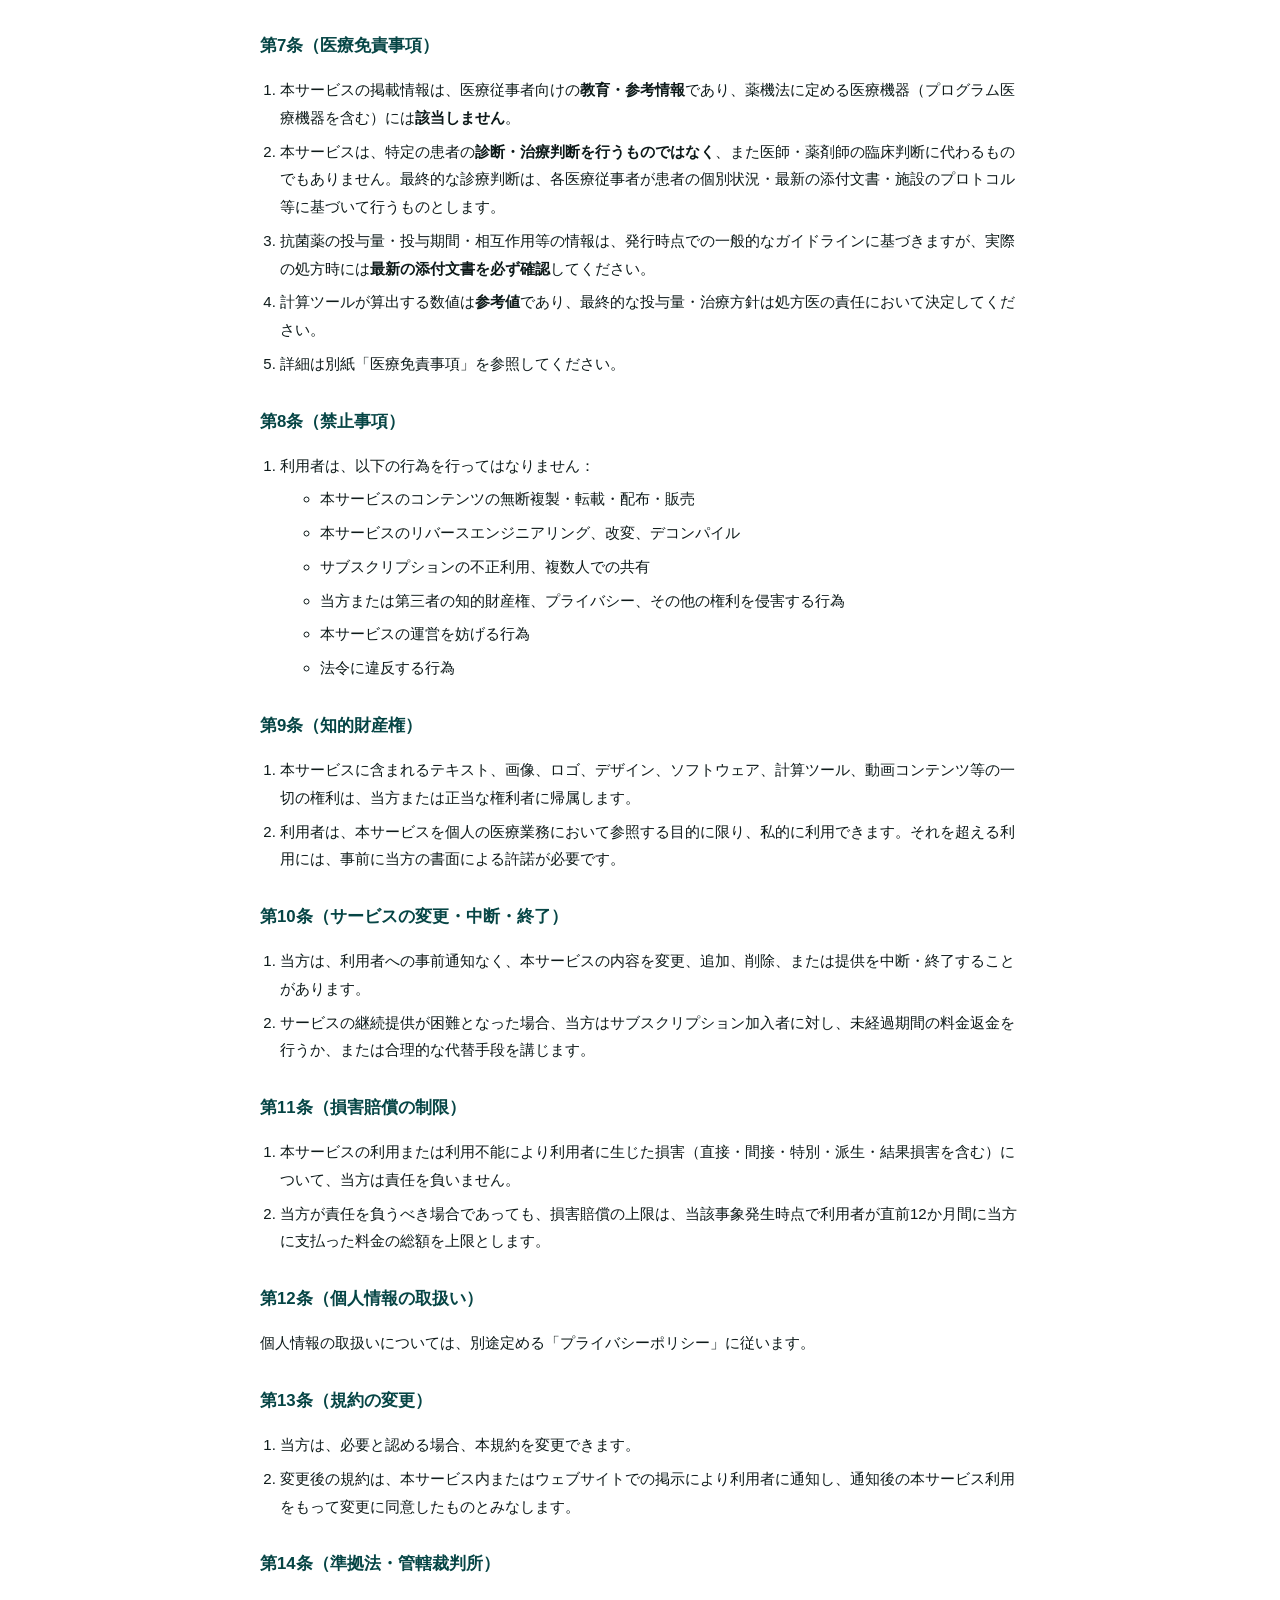
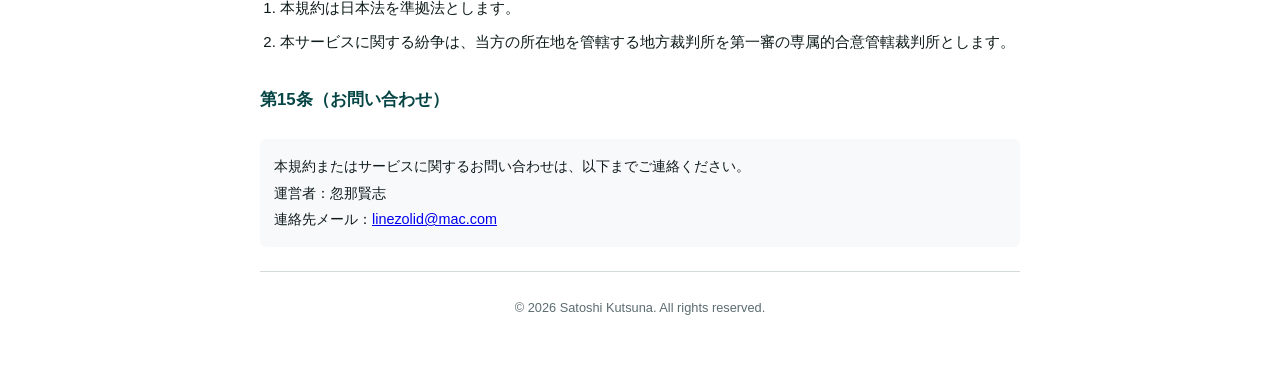
<file: legal/terms.html>
<!DOCTYPE html>
<html lang="ja">
<head>
<meta charset="UTF-8" />
<meta name="viewport" content="width=device-width,initial-scale=1,maximum-scale=5" />
<title>利用規約 — くつ王感染症クイックリファレンス</title>
<style>
:root { --primary: #0d6b6b; --primary-ink: #064545; --primary-soft: #d9ecec; --text: #0e1a1a; --text-muted: #5b6c6f; --border: #d3dadc; }
body { font-family: -apple-system, BlinkMacSystemFont, "Hiragino Sans", "Yu Gothic", sans-serif; max-width: 760px; margin: 0 auto; padding: 24px 18px 48px; color: var(--text); line-height: 1.85; font-size: 15px; }
h1 { font-size: 1.5rem; color: var(--primary-ink); border-bottom: 2px solid var(--primary); padding-bottom: 8px; }
h2 { font-size: 1.05rem; color: var(--primary-ink); margin: 28px 0 8px; }
.meta { color: var(--text-muted); font-size: 0.85rem; margin-bottom: 20px; }
.notice { background: var(--primary-soft); border-left: 3px solid var(--primary); padding: 12px 14px; margin: 16px 0; border-radius: 4px; }
ol { padding-left: 20px; }
ol li { margin: 6px 0; }
hr { border: none; border-top: 1px solid var(--border); margin: 24px 0; }
.contact { background: #f8f9fa; padding: 14px; border-radius: 6px; font-size: 0.9rem; margin-top: 24px; }
</style>
</head>
<body>

<h1>くつ王感染症クイックリファレンス 利用規約</h1>
<div class="meta">最終改定日：2026年5月5日 ／ 制定者：忽那賢志</div>

<div class="notice">
本利用規約は、忽那賢志（以下「当方」といいます）が提供するモバイルアプリケーション「くつ王感染症クイックリファレンス」（以下「本サービス」といいます）の利用条件を定めるものです。本サービスを利用する前に必ずお読みいただき、内容に同意のうえご利用ください。
</div>

<h2>第1条（適用）</h2>
<ol>
  <li>本規約は、本サービスの利用に関する一切の関係に適用されます。</li>
  <li>本サービスの利用者（以下「利用者」といいます）は、本規約に同意のうえ本サービスを利用するものとします。</li>
</ol>

<h2>第2条（定義）</h2>
<ol>
  <li>「本サービス」とは、当方が提供する「くつ王感染症クイックリファレンス」（iOSアプリ、Androidアプリ、その関連サービスを含む）を指します。</li>
  <li>「利用者」とは、本規約に同意のうえ本サービスを利用するすべての方を指します。</li>
  <li>「サブスクリプション」とは、本サービスの有料機能を継続的に利用するための定期課金契約を指します。</li>
</ol>

<h2>第3条(対象利用者)</h2>
<ol>
  <li>本サービスは、医師、薬剤師、看護師、その他の医療従事者を主たる対象として設計されています。</li>
  <li>非医療従事者（一般の方）の利用も妨げませんが、本サービスは患者・一般の方の自己診断・自己治療のためのものではありません。</li>
</ol>

<h2>第4条（利用料金・サブスクリプション）</h2>
<ol>
  <li>本サービスの有料機能の利用には、サブスクリプション契約が必要です。</li>
  <li>料金体系（2026年4月時点）：
    <ul>
      <li>年額プラン：3,000円（税込、消費税込み）／年</li>
      <li>月額プラン：300円（税込、消費税込み）／月</li>
    </ul>
  </li>
  <li>初回加入時、月額プラン・年額プランのいずれにも7日間の無料トライアル期間が付帯します。トライアル期間中に解約手続きを行った場合、料金は発生しません。</li>
  <li>料金の支払いは、Apple App StoreまたはGoogle Play Storeを通じて、利用者のApple IDまたはGoogleアカウントに紐付いた決済方法で行われます。</li>
  <li>料金は予告なく改定される場合があります。改定の際は、本サービス内またはストア記載で事前告知します。</li>
</ol>

<h2>第5条（自動更新・解約）</h2>
<ol>
  <li>サブスクリプションは、現在の課金期間終了の少なくとも24時間前に解約手続きが行われない限り、自動的に同一期間で更新されます。</li>
  <li>更新料は、現在の課金期間終了の24時間以内にApple ID／Googleアカウントから引き落とされます。</li>
  <li>解約は、利用者ご自身がApple ID／Googleアカウントの「サブスクリプション管理」画面で行ってください。当方は解約手続きを代行できません。</li>
  <li>解約後は、現在の課金期間の終了日までは引き続き本サービスを利用できます。</li>
</ol>

<h2>第6条（返金）</h2>
<ol>
  <li>支払い済みの料金は、原則として返金されません。</li>
  <li>無料トライアル期間中に解約した場合、料金は発生しません。</li>
  <li>返金に関するお問い合わせは、Apple App Storeの「請求の異議申し立て」、またはGoogle Playのサポート窓口に直接ご連絡ください。当方は決済プラットフォームの返金ポリシーに従います。</li>
</ol>

<h2>第7条（医療免責事項）</h2>
<ol>
  <li>本サービスの掲載情報は、医療従事者向けの<strong>教育・参考情報</strong>であり、薬機法に定める医療機器（プログラム医療機器を含む）には<strong>該当しません</strong>。</li>
  <li>本サービスは、特定の患者の<strong>診断・治療判断を行うものではなく</strong>、また医師・薬剤師の臨床判断に代わるものでもありません。最終的な診療判断は、各医療従事者が患者の個別状況・最新の添付文書・施設のプロトコル等に基づいて行うものとします。</li>
  <li>抗菌薬の投与量・投与期間・相互作用等の情報は、発行時点での一般的なガイドラインに基づきますが、実際の処方時には<strong>最新の添付文書を必ず確認</strong>してください。</li>
  <li>計算ツールが算出する数値は<strong>参考値</strong>であり、最終的な投与量・治療方針は処方医の責任において決定してください。</li>
  <li>詳細は別紙「医療免責事項」を参照してください。</li>
</ol>

<h2>第8条（禁止事項）</h2>
<ol>
  <li>利用者は、以下の行為を行ってはなりません：
    <ul>
      <li>本サービスのコンテンツの無断複製・転載・配布・販売</li>
      <li>本サービスのリバースエンジニアリング、改変、デコンパイル</li>
      <li>サブスクリプションの不正利用、複数人での共有</li>
      <li>当方または第三者の知的財産権、プライバシー、その他の権利を侵害する行為</li>
      <li>本サービスの運営を妨げる行為</li>
      <li>法令に違反する行為</li>
    </ul>
  </li>
</ol>

<h2>第9条（知的財産権）</h2>
<ol>
  <li>本サービスに含まれるテキスト、画像、ロゴ、デザイン、ソフトウェア、計算ツール、動画コンテンツ等の一切の権利は、当方または正当な権利者に帰属します。</li>
  <li>利用者は、本サービスを個人の医療業務において参照する目的に限り、私的に利用できます。それを超える利用には、事前に当方の書面による許諾が必要です。</li>
</ol>

<h2>第10条（サービスの変更・中断・終了）</h2>
<ol>
  <li>当方は、利用者への事前通知なく、本サービスの内容を変更、追加、削除、または提供を中断・終了することがあります。</li>
  <li>サービスの継続提供が困難となった場合、当方はサブスクリプション加入者に対し、未経過期間の料金返金を行うか、または合理的な代替手段を講じます。</li>
</ol>

<h2>第11条（損害賠償の制限）</h2>
<ol>
  <li>本サービスの利用または利用不能により利用者に生じた損害（直接・間接・特別・派生・結果損害を含む）について、当方は責任を負いません。</li>
  <li>当方が責任を負うべき場合であっても、損害賠償の上限は、当該事象発生時点で利用者が直前12か月間に当方に支払った料金の総額を上限とします。</li>
</ol>

<h2>第12条（個人情報の取扱い）</h2>
<p>個人情報の取扱いについては、別途定める「プライバシーポリシー」に従います。</p>

<h2>第13条（規約の変更）</h2>
<ol>
  <li>当方は、必要と認める場合、本規約を変更できます。</li>
  <li>変更後の規約は、本サービス内またはウェブサイトでの掲示により利用者に通知し、通知後の本サービス利用をもって変更に同意したものとみなします。</li>
</ol>

<h2>第14条（準拠法・管轄裁判所）</h2>
<ol>
  <li>本規約は日本法を準拠法とします。</li>
  <li>本サービスに関する紛争は、当方の所在地を管轄する地方裁判所を第一審の専属的合意管轄裁判所とします。</li>
</ol>

<h2>第15条（お問い合わせ）</h2>
<div class="contact">
  本規約またはサービスに関するお問い合わせは、以下までご連絡ください。<br>
  運営者：忽那賢志<br>
  連絡先メール：<a href="mailto:linezolid@mac.com">linezolid@mac.com</a>
</div>

<hr>
<p style="text-align:center;color:var(--text-muted);font-size:0.8rem;">© 2026 Satoshi Kutsuna. All rights reserved.</p>

</body>
</html>
</file>
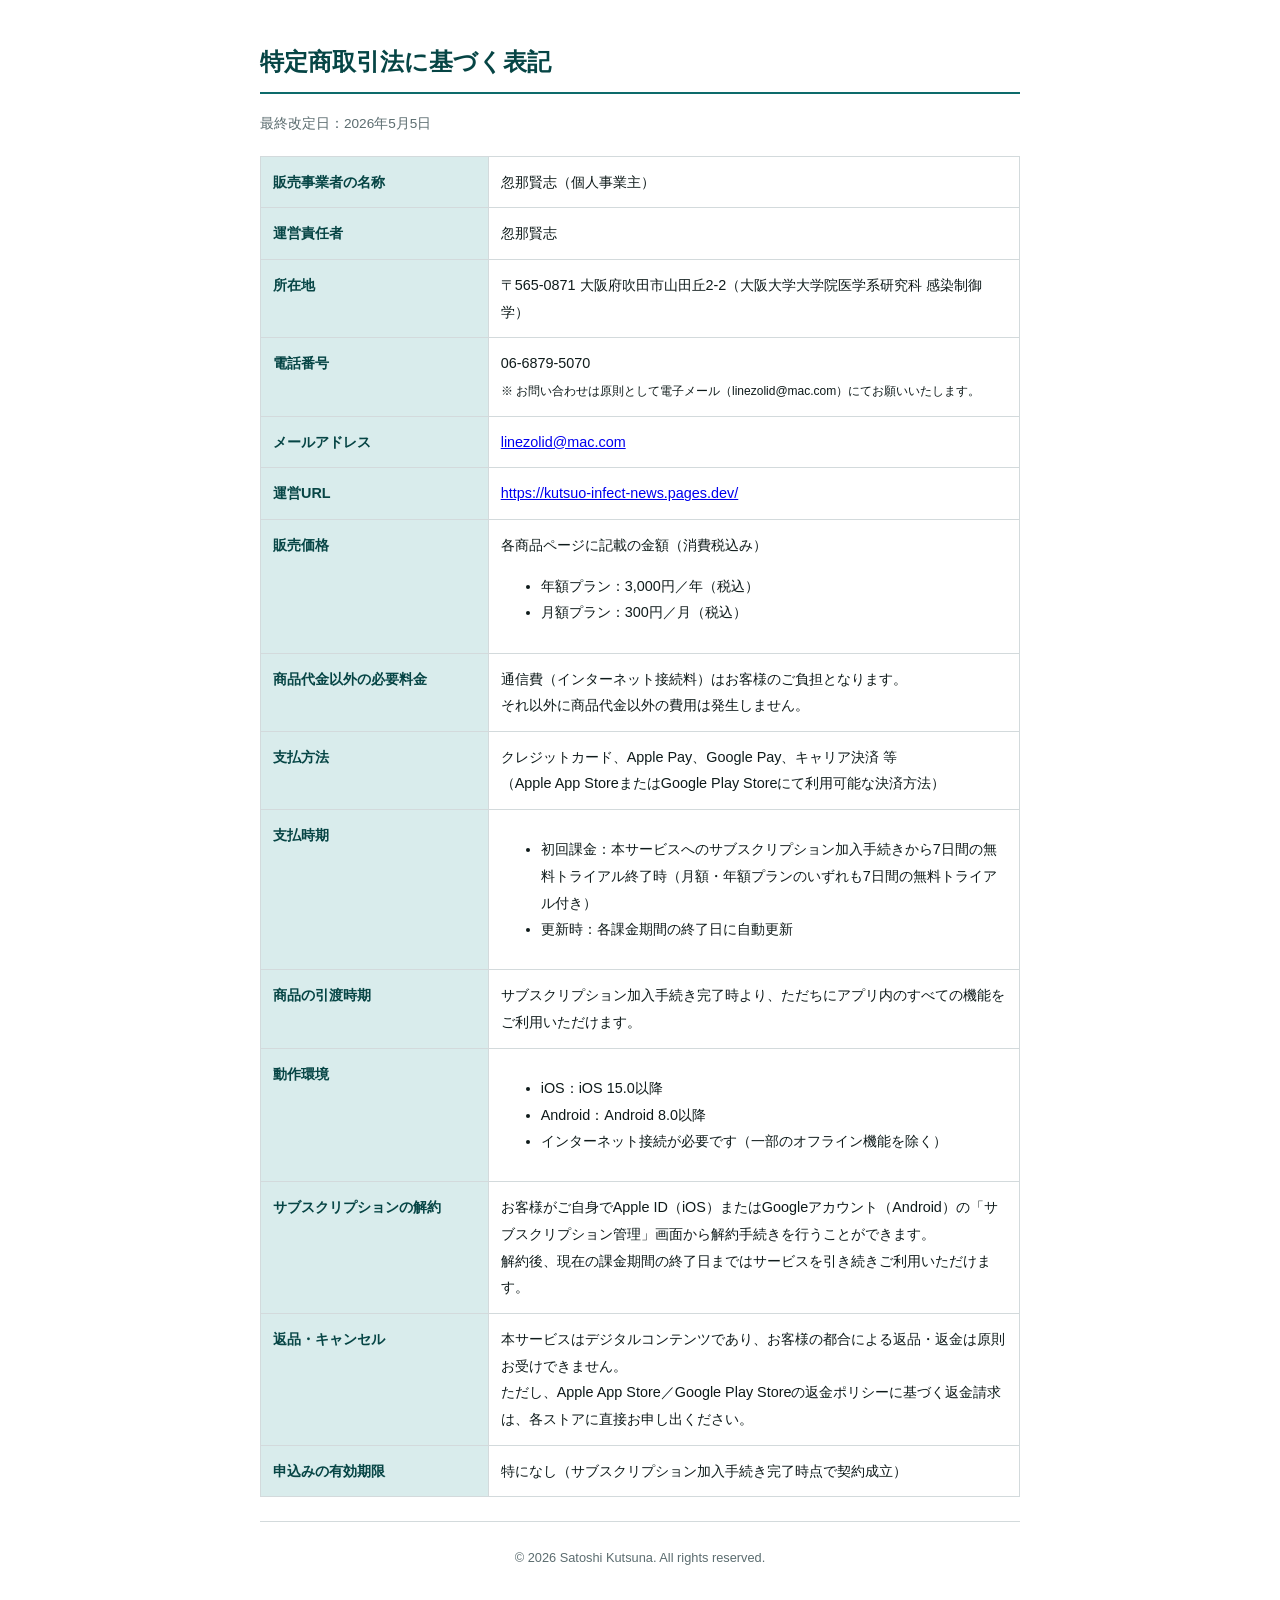
<file: legal/tokushou.html>
<!DOCTYPE html>
<html lang="ja">
<head>
<meta charset="UTF-8" />
<meta name="viewport" content="width=device-width,initial-scale=1,maximum-scale=5" />
<title>特定商取引法に基づく表記 — くつ王感染症クイックリファレンス</title>
<style>
:root { --primary: #0d6b6b; --primary-ink: #064545; --primary-soft: #d9ecec; --text: #0e1a1a; --text-muted: #5b6c6f; --border: #d3dadc; }
body { font-family: -apple-system, BlinkMacSystemFont, "Hiragino Sans", "Yu Gothic", sans-serif; max-width: 760px; margin: 0 auto; padding: 24px 18px 48px; color: var(--text); line-height: 1.85; font-size: 15px; }
h1 { font-size: 1.5rem; color: var(--primary-ink); border-bottom: 2px solid var(--primary); padding-bottom: 8px; }
.meta { color: var(--text-muted); font-size: 0.85rem; margin-bottom: 20px; }
table { border-collapse: collapse; width: 100%; margin: 16px 0; font-size: 0.9rem; }
th, td { border: 1px solid var(--border); padding: 12px; text-align: left; vertical-align: top; }
th { background: var(--primary-soft); color: var(--primary-ink); font-weight: 600; width: 30%; white-space: nowrap; }
.notice { background: #fff8e1; border-left: 3px solid #f9a825; padding: 12px 14px; margin: 16px 0; border-radius: 4px; font-size: 0.9rem; }
.placeholder { color: #d33; font-weight: 600; }
hr { border: none; border-top: 1px solid var(--border); margin: 24px 0; }
</style>
</head>
<body>

<h1>特定商取引法に基づく表記</h1>
<div class="meta">最終改定日：2026年5月5日</div>

<table>
<tbody>

<tr>
<th>販売事業者の名称</th>
<td>忽那賢志（個人事業主）</td>
</tr>

<tr>
<th>運営責任者</th>
<td>忽那賢志</td>
</tr>

<tr>
<th>所在地</th>
<td>〒565-0871 大阪府吹田市山田丘2-2（大阪大学大学院医学系研究科 感染制御学）</td>
</tr>

<tr>
<th>電話番号</th>
<td>06-6879-5070<br>
<small>※ お問い合わせは原則として電子メール（linezolid@mac.com）にてお願いいたします。</small></td>
</tr>

<tr>
<th>メールアドレス</th>
<td><a href="mailto:linezolid@mac.com">linezolid@mac.com</a></td>
</tr>

<tr>
<th>運営URL</th>
<td><a href="https://kutsuo-infect-news.pages.dev/" target="_blank" rel="noopener">https://kutsuo-infect-news.pages.dev/</a></td>
</tr>

<tr>
<th>販売価格</th>
<td>
各商品ページに記載の金額（消費税込み）<br>
<ul>
  <li>年額プラン：3,000円／年（税込）</li>
  <li>月額プラン：300円／月（税込）</li>
</ul>
</td>
</tr>

<tr>
<th>商品代金以外の必要料金</th>
<td>
通信費（インターネット接続料）はお客様のご負担となります。<br>
それ以外に商品代金以外の費用は発生しません。
</td>
</tr>

<tr>
<th>支払方法</th>
<td>
クレジットカード、Apple Pay、Google Pay、キャリア決済 等<br>
（Apple App StoreまたはGoogle Play Storeにて利用可能な決済方法）
</td>
</tr>

<tr>
<th>支払時期</th>
<td>
<ul>
  <li>初回課金：本サービスへのサブスクリプション加入手続きから7日間の無料トライアル終了時（月額・年額プランのいずれも7日間の無料トライアル付き）</li>
  <li>更新時：各課金期間の終了日に自動更新</li>
</ul>
</td>
</tr>

<tr>
<th>商品の引渡時期</th>
<td>
サブスクリプション加入手続き完了時より、ただちにアプリ内のすべての機能をご利用いただけます。
</td>
</tr>

<tr>
<th>動作環境</th>
<td>
<ul>
  <li>iOS：iOS 15.0以降</li>
  <li>Android：Android 8.0以降</li>
  <li>インターネット接続が必要です（一部のオフライン機能を除く）</li>
</ul>
</td>
</tr>

<tr>
<th>サブスクリプションの解約</th>
<td>
お客様がご自身でApple ID（iOS）またはGoogleアカウント（Android）の「サブスクリプション管理」画面から解約手続きを行うことができます。<br>
解約後、現在の課金期間の終了日まではサービスを引き続きご利用いただけます。
</td>
</tr>

<tr>
<th>返品・キャンセル</th>
<td>
本サービスはデジタルコンテンツであり、お客様の都合による返品・返金は原則お受けできません。<br>
ただし、Apple App Store／Google Play Storeの返金ポリシーに基づく返金請求は、各ストアに直接お申し出ください。
</td>
</tr>

<tr>
<th>申込みの有効期限</th>
<td>
特になし（サブスクリプション加入手続き完了時点で契約成立）
</td>
</tr>

</tbody>
</table>

<hr>
<p style="text-align:center;color:var(--text-muted);font-size:0.8rem;">© 2026 Satoshi Kutsuna. All rights reserved.</p>

</body>
</html>
</file>
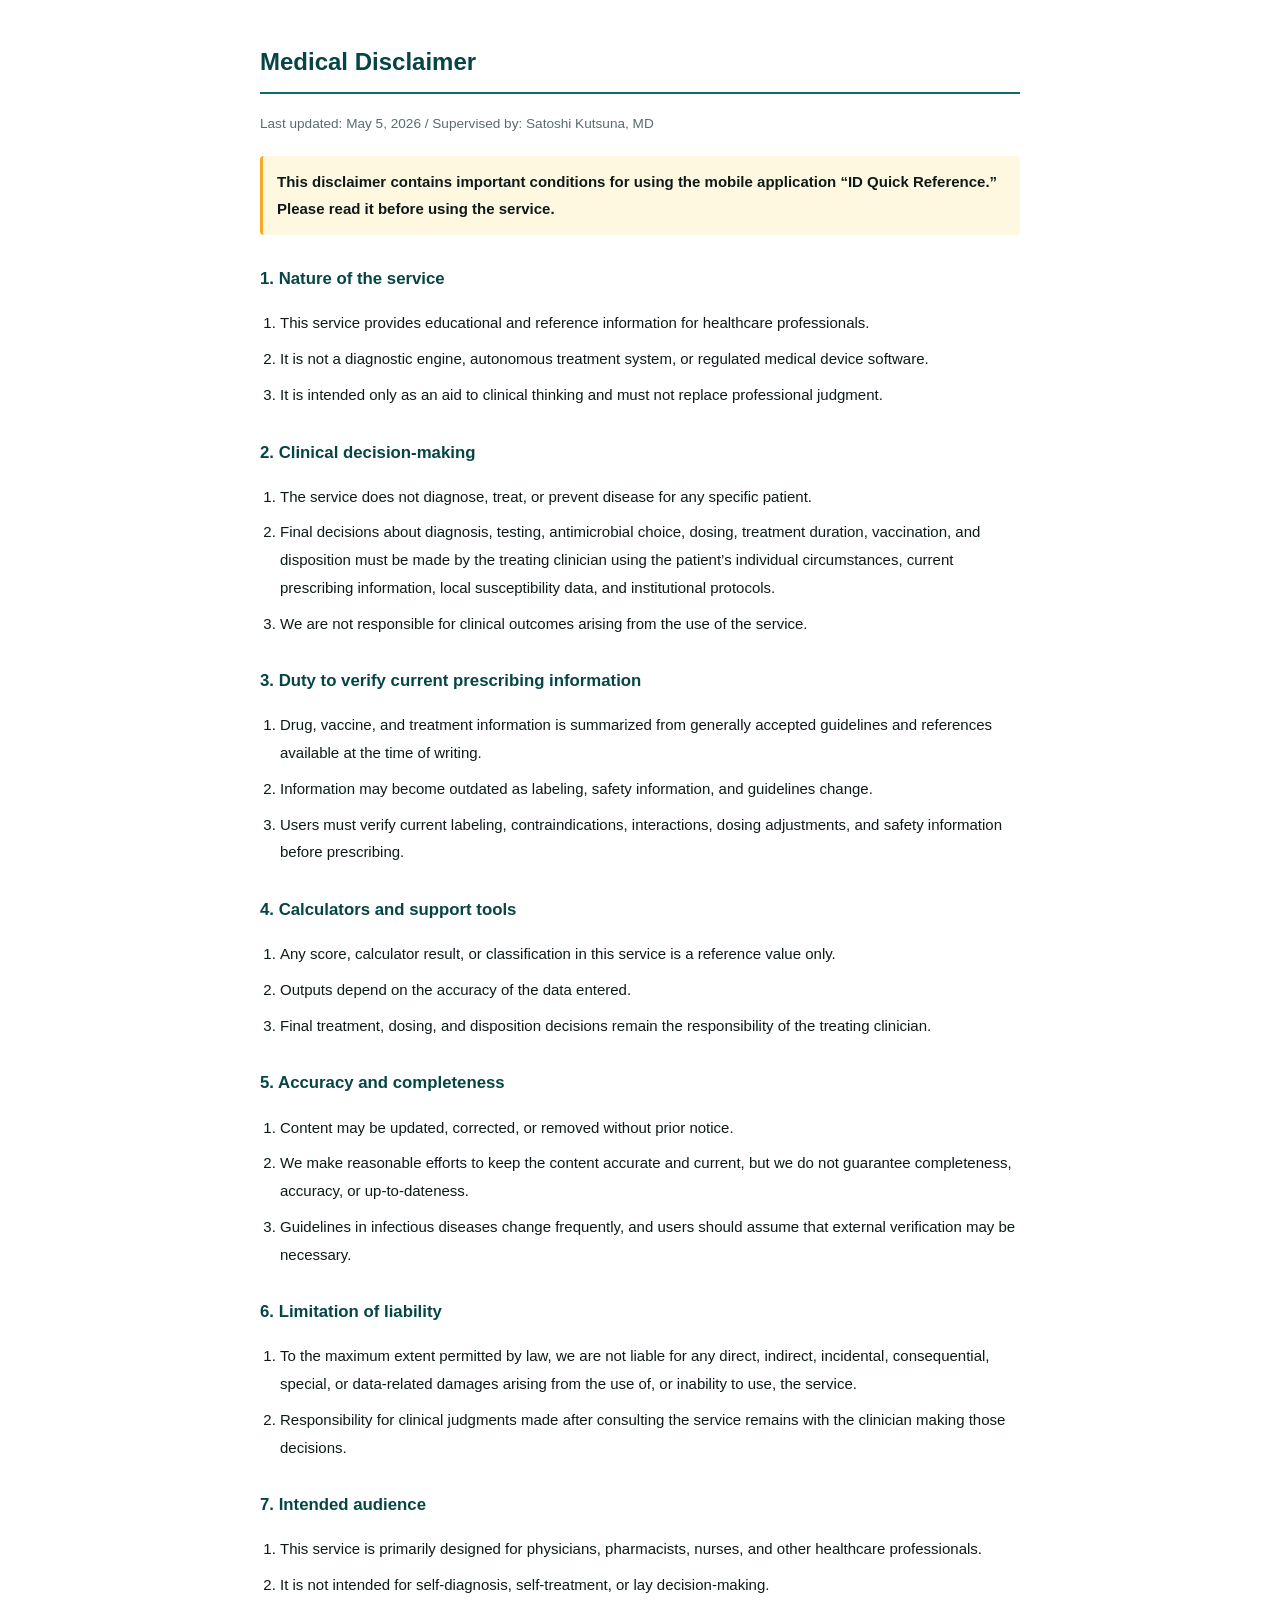
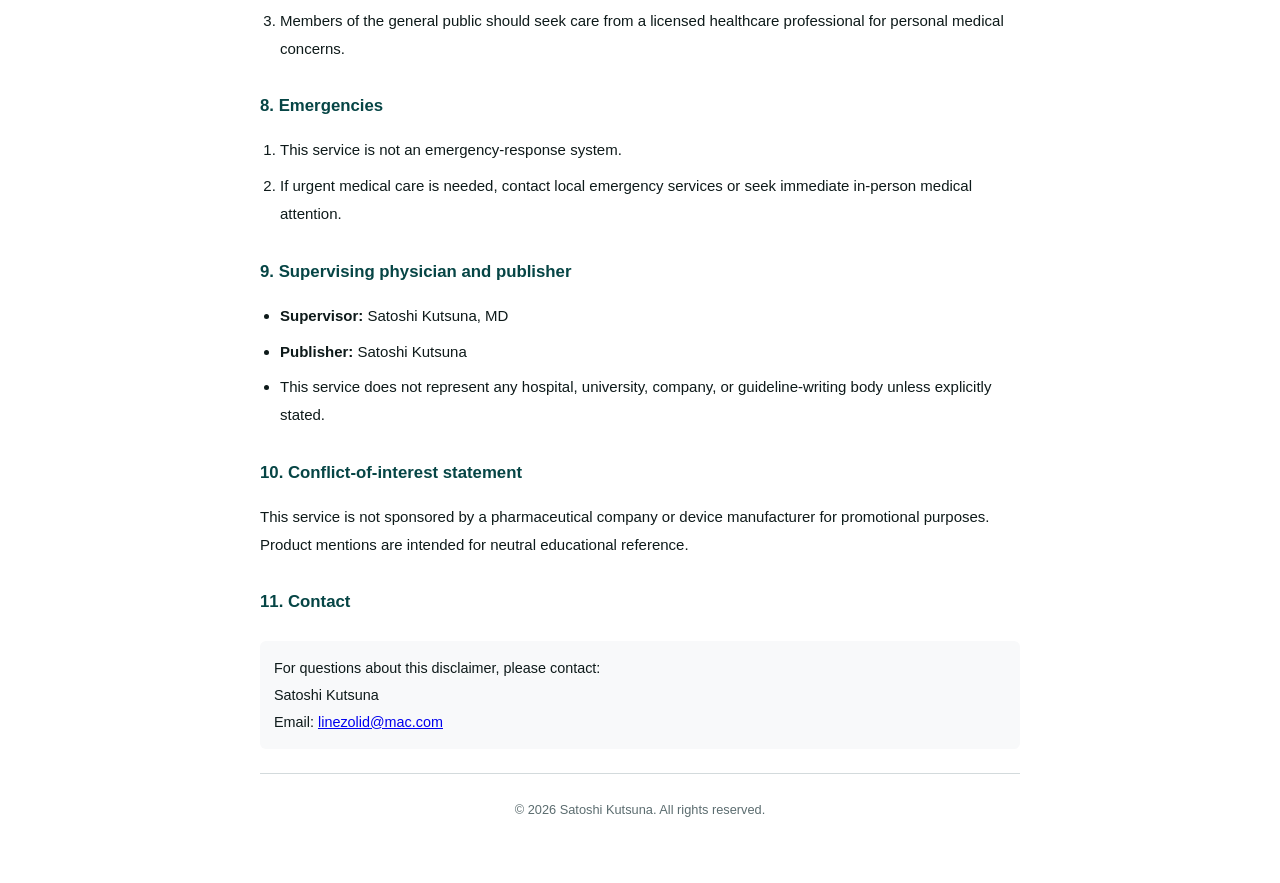
<file: en/legal/disclaimer.html>
<!DOCTYPE html>
<html lang="en">
<head>
<meta charset="UTF-8" />
<meta name="viewport" content="width=device-width,initial-scale=1,maximum-scale=5" />
<title>Medical Disclaimer - ID Quick Reference</title>
<style>
:root { --primary: #0d6b6b; --primary-ink: #064545; --primary-soft: #d9ecec; --text: #0e1a1a; --text-muted: #5b6c6f; --border: #d3dadc; }
body { font-family: -apple-system, BlinkMacSystemFont, "Segoe UI", sans-serif; max-width: 760px; margin: 0 auto; padding: 24px 18px 48px; color: var(--text); line-height: 1.85; font-size: 15px; }
h1 { font-size: 1.5rem; color: var(--primary-ink); border-bottom: 2px solid var(--primary); padding-bottom: 8px; }
h2 { font-size: 1.05rem; color: var(--primary-ink); margin: 28px 0 8px; }
.meta { color: var(--text-muted); font-size: 0.85rem; margin-bottom: 20px; }
.warning { background: #fff8e1; border-left: 3px solid #f9a825; padding: 12px 14px; margin: 16px 0; border-radius: 4px; font-weight: 600; }
ol, ul { padding-left: 20px; }
ol li, ul li { margin: 8px 0; }
hr { border: none; border-top: 1px solid var(--border); margin: 24px 0; }
.contact { background: #f8f9fa; padding: 14px; border-radius: 6px; font-size: 0.9rem; margin-top: 24px; }
</style>
</head>
<body>

<h1>Medical Disclaimer</h1>
<div class="meta">Last updated: May 5, 2026 / Supervised by: Satoshi Kutsuna, MD</div>

<div class="warning">
This disclaimer contains important conditions for using the mobile application “ID Quick Reference.” Please read it before using the service.
</div>

<h2>1. Nature of the service</h2>
<ol>
  <li>This service provides educational and reference information for healthcare professionals.</li>
  <li>It is not a diagnostic engine, autonomous treatment system, or regulated medical device software.</li>
  <li>It is intended only as an aid to clinical thinking and must not replace professional judgment.</li>
</ol>

<h2>2. Clinical decision-making</h2>
<ol>
  <li>The service does not diagnose, treat, or prevent disease for any specific patient.</li>
  <li>Final decisions about diagnosis, testing, antimicrobial choice, dosing, treatment duration, vaccination, and disposition must be made by the treating clinician using the patient’s individual circumstances, current prescribing information, local susceptibility data, and institutional protocols.</li>
  <li>We are not responsible for clinical outcomes arising from the use of the service.</li>
</ol>

<h2>3. Duty to verify current prescribing information</h2>
<ol>
  <li>Drug, vaccine, and treatment information is summarized from generally accepted guidelines and references available at the time of writing.</li>
  <li>Information may become outdated as labeling, safety information, and guidelines change.</li>
  <li>Users must verify current labeling, contraindications, interactions, dosing adjustments, and safety information before prescribing.</li>
</ol>

<h2>4. Calculators and support tools</h2>
<ol>
  <li>Any score, calculator result, or classification in this service is a reference value only.</li>
  <li>Outputs depend on the accuracy of the data entered.</li>
  <li>Final treatment, dosing, and disposition decisions remain the responsibility of the treating clinician.</li>
</ol>

<h2>5. Accuracy and completeness</h2>
<ol>
  <li>Content may be updated, corrected, or removed without prior notice.</li>
  <li>We make reasonable efforts to keep the content accurate and current, but we do not guarantee completeness, accuracy, or up-to-dateness.</li>
  <li>Guidelines in infectious diseases change frequently, and users should assume that external verification may be necessary.</li>
</ol>

<h2>6. Limitation of liability</h2>
<ol>
  <li>To the maximum extent permitted by law, we are not liable for any direct, indirect, incidental, consequential, special, or data-related damages arising from the use of, or inability to use, the service.</li>
  <li>Responsibility for clinical judgments made after consulting the service remains with the clinician making those decisions.</li>
</ol>

<h2>7. Intended audience</h2>
<ol>
  <li>This service is primarily designed for physicians, pharmacists, nurses, and other healthcare professionals.</li>
  <li>It is not intended for self-diagnosis, self-treatment, or lay decision-making.</li>
  <li>Members of the general public should seek care from a licensed healthcare professional for personal medical concerns.</li>
</ol>

<h2>8. Emergencies</h2>
<ol>
  <li>This service is not an emergency-response system.</li>
  <li>If urgent medical care is needed, contact local emergency services or seek immediate in-person medical attention.</li>
</ol>

<h2>9. Supervising physician and publisher</h2>
<ul>
  <li><strong>Supervisor:</strong> Satoshi Kutsuna, MD</li>
  <li><strong>Publisher:</strong> Satoshi Kutsuna</li>
  <li>This service does not represent any hospital, university, company, or guideline-writing body unless explicitly stated.</li>
</ul>

<h2>10. Conflict-of-interest statement</h2>
<p>This service is not sponsored by a pharmaceutical company or device manufacturer for promotional purposes. Product mentions are intended for neutral educational reference.</p>

<h2>11. Contact</h2>
<div class="contact">
  For questions about this disclaimer, please contact:<br>
  Satoshi Kutsuna<br>
  Email: <a href="mailto:linezolid@mac.com">linezolid@mac.com</a>
</div>

<hr>
<p style="text-align:center;color:var(--text-muted);font-size:0.8rem;">© 2026 Satoshi Kutsuna. All rights reserved.</p>

</body>
</html>
</file>
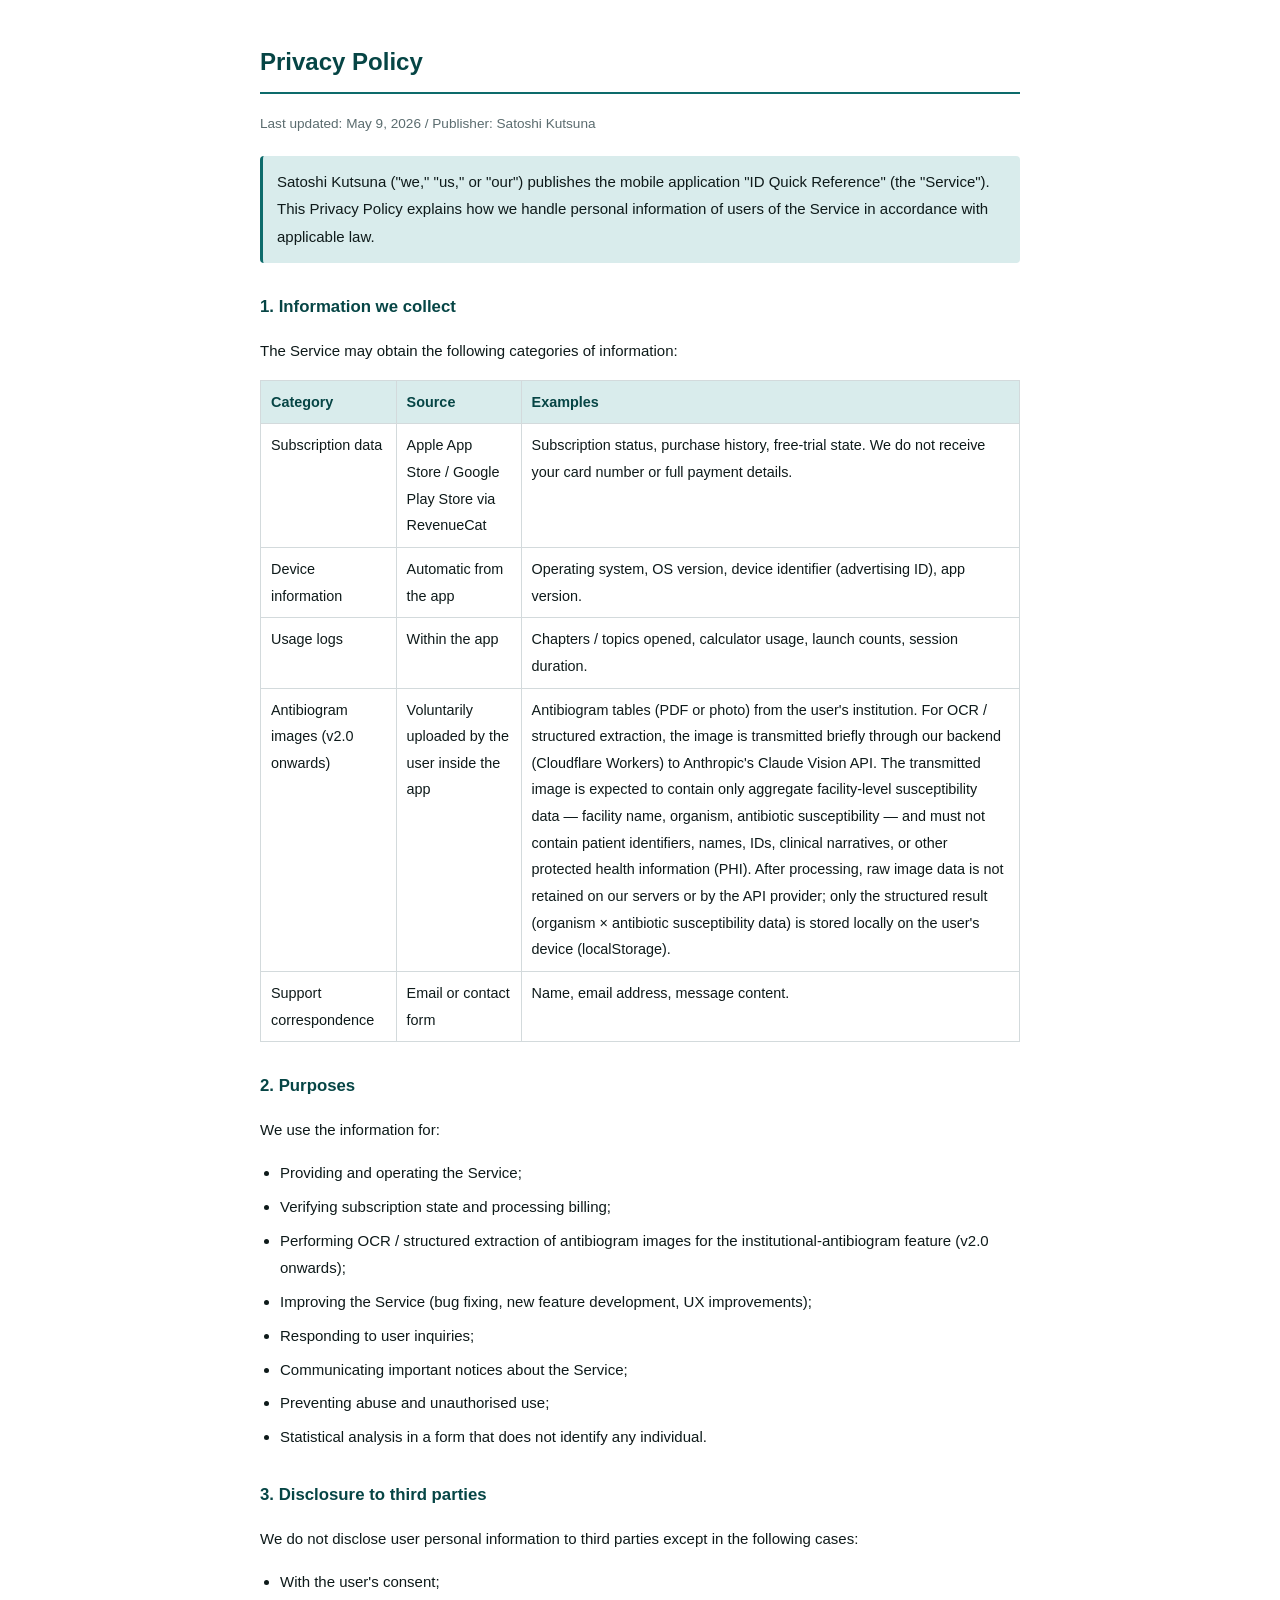
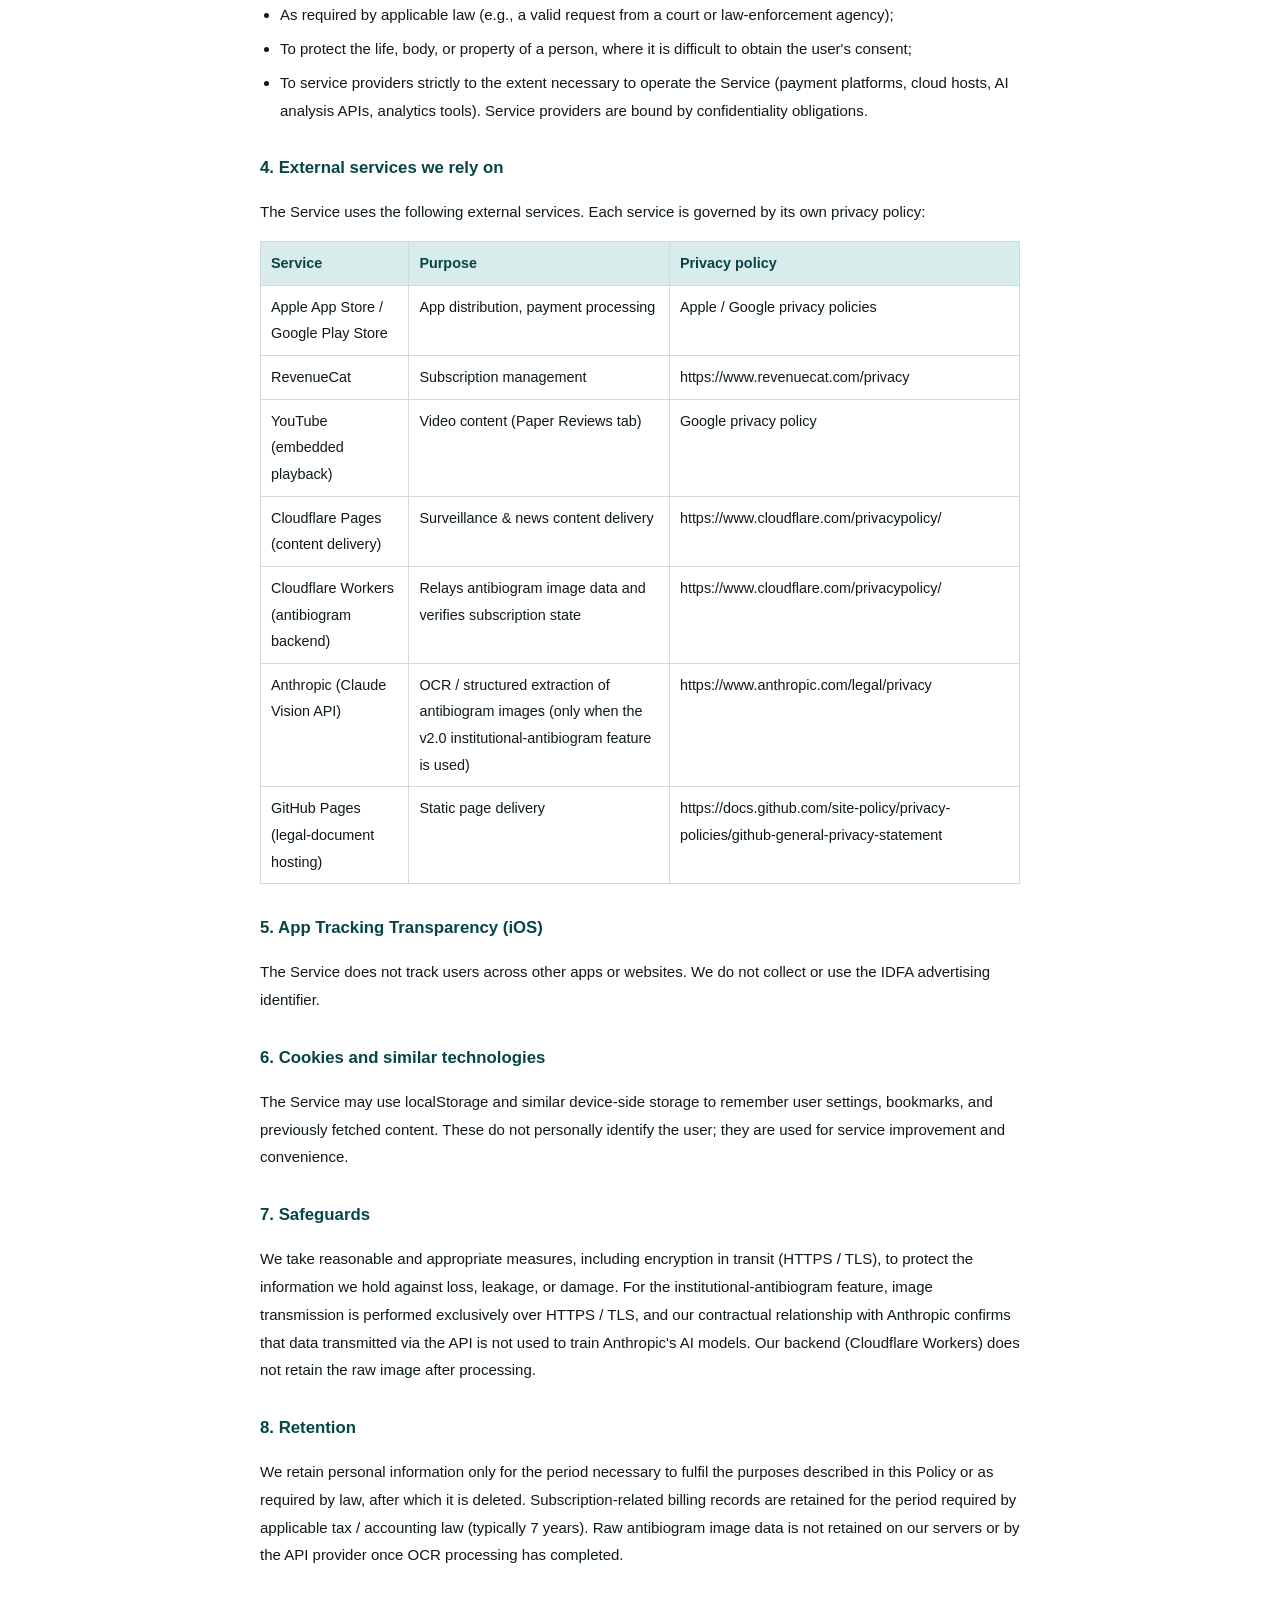
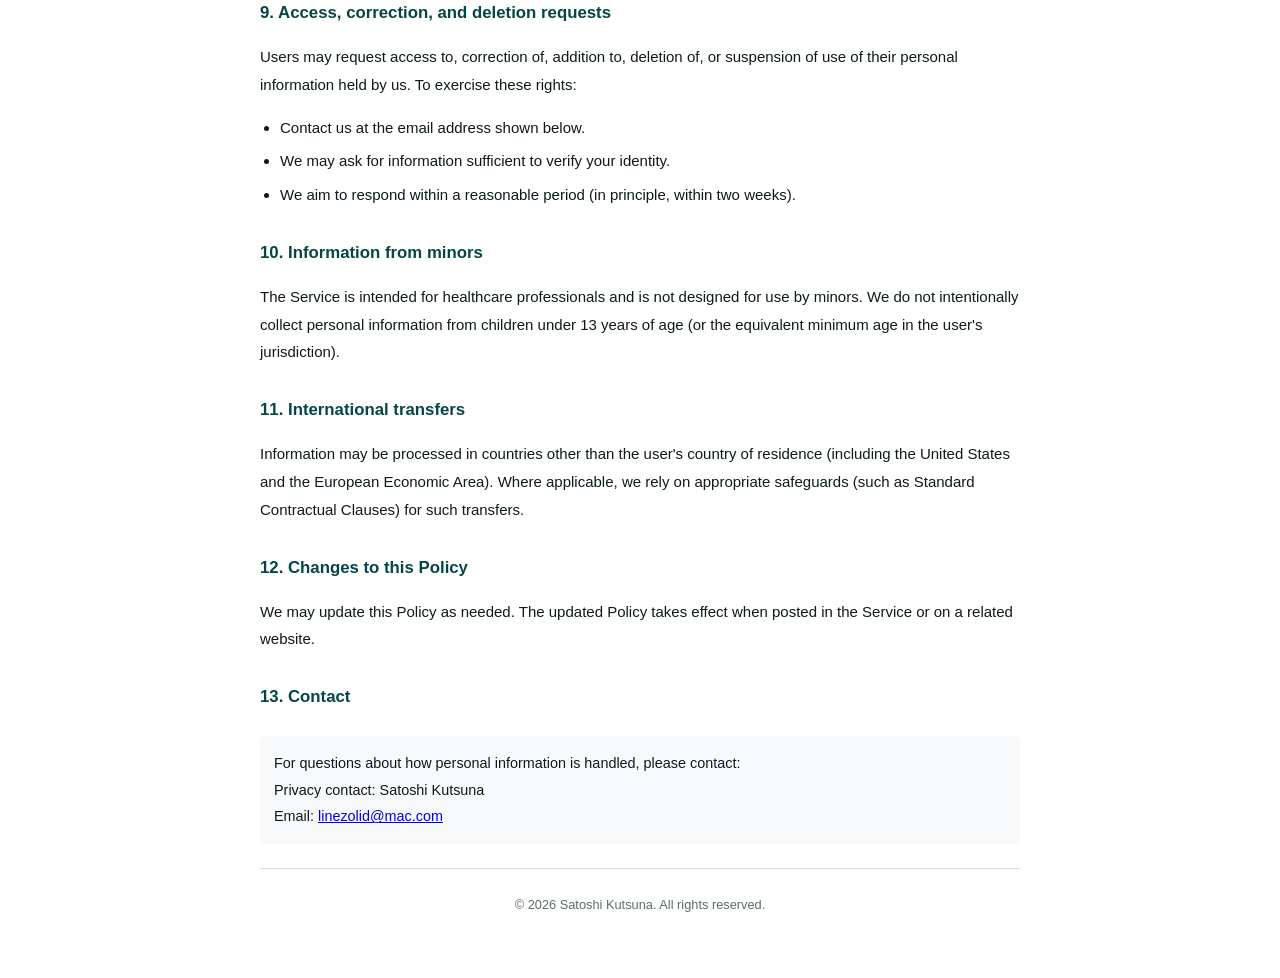
<file: en/legal/privacy.html>
<!DOCTYPE html>
<html lang="en">
<head>
<meta charset="UTF-8" />
<meta name="viewport" content="width=device-width,initial-scale=1,maximum-scale=5" />
<title>Privacy Policy - ID Quick Reference</title>
<style>
:root { --primary: #0d6b6b; --primary-ink: #064545; --primary-soft: #d9ecec; --text: #0e1a1a; --text-muted: #5b6c6f; --border: #d3dadc; }
body { font-family: -apple-system, BlinkMacSystemFont, "Segoe UI", "Helvetica Neue", Arial, sans-serif; max-width: 760px; margin: 0 auto; padding: 24px 18px 48px; color: var(--text); line-height: 1.85; font-size: 15px; }
h1 { font-size: 1.5rem; color: var(--primary-ink); border-bottom: 2px solid var(--primary); padding-bottom: 8px; }
h2 { font-size: 1.05rem; color: var(--primary-ink); margin: 28px 0 8px; }
.meta { color: var(--text-muted); font-size: 0.85rem; margin-bottom: 20px; }
.notice { background: var(--primary-soft); border-left: 3px solid var(--primary); padding: 12px 14px; margin: 16px 0; border-radius: 4px; }
ul, ol { padding-left: 20px; }
ul li, ol li { margin: 6px 0; }
table { border-collapse: collapse; width: 100%; margin: 12px 0; font-size: 0.9rem; }
th, td { border: 1px solid var(--border); padding: 8px 10px; text-align: left; vertical-align: top; }
th { background: var(--primary-soft); color: var(--primary-ink); font-weight: 600; }
hr { border: none; border-top: 1px solid var(--border); margin: 24px 0; }
.contact { background: #f8f9fa; padding: 14px; border-radius: 6px; font-size: 0.9rem; margin-top: 24px; }
</style>
</head>
<body>

<h1>Privacy Policy</h1>
<div class="meta">Last updated: May 9, 2026 / Publisher: Satoshi Kutsuna</div>

<div class="notice">
Satoshi Kutsuna ("we," "us," or "our") publishes the mobile application "ID Quick Reference" (the "Service"). This Privacy Policy explains how we handle personal information of users of the Service in accordance with applicable law.
</div>

<h2>1. Information we collect</h2>
<p>The Service may obtain the following categories of information:</p>
<table>
<thead><tr><th>Category</th><th>Source</th><th>Examples</th></tr></thead>
<tbody>
<tr><td>Subscription data</td><td>Apple App Store / Google Play Store via RevenueCat</td><td>Subscription status, purchase history, free-trial state. We do not receive your card number or full payment details.</td></tr>
<tr><td>Device information</td><td>Automatic from the app</td><td>Operating system, OS version, device identifier (advertising ID), app version.</td></tr>
<tr><td>Usage logs</td><td>Within the app</td><td>Chapters / topics opened, calculator usage, launch counts, session duration.</td></tr>
<tr><td>Antibiogram images (v2.0 onwards)</td><td>Voluntarily uploaded by the user inside the app</td><td>Antibiogram tables (PDF or photo) from the user's institution. For OCR / structured extraction, the image is transmitted briefly through our backend (Cloudflare Workers) to Anthropic's Claude Vision API. The transmitted image is expected to contain only aggregate facility-level susceptibility data — facility name, organism, antibiotic susceptibility — and must not contain patient identifiers, names, IDs, clinical narratives, or other protected health information (PHI). After processing, raw image data is not retained on our servers or by the API provider; only the structured result (organism × antibiotic susceptibility data) is stored locally on the user's device (localStorage).</td></tr>
<tr><td>Support correspondence</td><td>Email or contact form</td><td>Name, email address, message content.</td></tr>
</tbody>
</table>

<h2>2. Purposes</h2>
<p>We use the information for:</p>
<ul>
  <li>Providing and operating the Service;</li>
  <li>Verifying subscription state and processing billing;</li>
  <li>Performing OCR / structured extraction of antibiogram images for the institutional-antibiogram feature (v2.0 onwards);</li>
  <li>Improving the Service (bug fixing, new feature development, UX improvements);</li>
  <li>Responding to user inquiries;</li>
  <li>Communicating important notices about the Service;</li>
  <li>Preventing abuse and unauthorised use;</li>
  <li>Statistical analysis in a form that does not identify any individual.</li>
</ul>

<h2>3. Disclosure to third parties</h2>
<p>We do not disclose user personal information to third parties except in the following cases:</p>
<ul>
  <li>With the user's consent;</li>
  <li>As required by applicable law (e.g., a valid request from a court or law-enforcement agency);</li>
  <li>To protect the life, body, or property of a person, where it is difficult to obtain the user's consent;</li>
  <li>To service providers strictly to the extent necessary to operate the Service (payment platforms, cloud hosts, AI analysis APIs, analytics tools). Service providers are bound by confidentiality obligations.</li>
</ul>

<h2>4. External services we rely on</h2>
<p>The Service uses the following external services. Each service is governed by its own privacy policy:</p>
<table>
<thead><tr><th>Service</th><th>Purpose</th><th>Privacy policy</th></tr></thead>
<tbody>
<tr><td>Apple App Store / Google Play Store</td><td>App distribution, payment processing</td><td>Apple / Google privacy policies</td></tr>
<tr><td>RevenueCat</td><td>Subscription management</td><td>https://www.revenuecat.com/privacy</td></tr>
<tr><td>YouTube (embedded playback)</td><td>Video content (Paper Reviews tab)</td><td>Google privacy policy</td></tr>
<tr><td>Cloudflare Pages (content delivery)</td><td>Surveillance &amp; news content delivery</td><td>https://www.cloudflare.com/privacypolicy/</td></tr>
<tr><td>Cloudflare Workers (antibiogram backend)</td><td>Relays antibiogram image data and verifies subscription state</td><td>https://www.cloudflare.com/privacypolicy/</td></tr>
<tr><td>Anthropic (Claude Vision API)</td><td>OCR / structured extraction of antibiogram images (only when the v2.0 institutional-antibiogram feature is used)</td><td>https://www.anthropic.com/legal/privacy</td></tr>
<tr><td>GitHub Pages (legal-document hosting)</td><td>Static page delivery</td><td>https://docs.github.com/site-policy/privacy-policies/github-general-privacy-statement</td></tr>
</tbody>
</table>

<h2>5. App Tracking Transparency (iOS)</h2>
<p>The Service does not track users across other apps or websites. We do not collect or use the IDFA advertising identifier.</p>

<h2>6. Cookies and similar technologies</h2>
<p>The Service may use localStorage and similar device-side storage to remember user settings, bookmarks, and previously fetched content. These do not personally identify the user; they are used for service improvement and convenience.</p>

<h2>7. Safeguards</h2>
<p>We take reasonable and appropriate measures, including encryption in transit (HTTPS / TLS), to protect the information we hold against loss, leakage, or damage. For the institutional-antibiogram feature, image transmission is performed exclusively over HTTPS / TLS, and our contractual relationship with Anthropic confirms that data transmitted via the API is not used to train Anthropic's AI models. Our backend (Cloudflare Workers) does not retain the raw image after processing.</p>

<h2>8. Retention</h2>
<p>We retain personal information only for the period necessary to fulfil the purposes described in this Policy or as required by law, after which it is deleted. Subscription-related billing records are retained for the period required by applicable tax / accounting law (typically 7 years). Raw antibiogram image data is not retained on our servers or by the API provider once OCR processing has completed.</p>

<h2>9. Access, correction, and deletion requests</h2>
<p>Users may request access to, correction of, addition to, deletion of, or suspension of use of their personal information held by us. To exercise these rights:</p>
<ul>
  <li>Contact us at the email address shown below.</li>
  <li>We may ask for information sufficient to verify your identity.</li>
  <li>We aim to respond within a reasonable period (in principle, within two weeks).</li>
</ul>

<h2>10. Information from minors</h2>
<p>The Service is intended for healthcare professionals and is not designed for use by minors. We do not intentionally collect personal information from children under 13 years of age (or the equivalent minimum age in the user's jurisdiction).</p>

<h2>11. International transfers</h2>
<p>Information may be processed in countries other than the user's country of residence (including the United States and the European Economic Area). Where applicable, we rely on appropriate safeguards (such as Standard Contractual Clauses) for such transfers.</p>

<h2>12. Changes to this Policy</h2>
<p>We may update this Policy as needed. The updated Policy takes effect when posted in the Service or on a related website.</p>

<h2>13. Contact</h2>
<div class="contact">
  For questions about how personal information is handled, please contact:<br>
  Privacy contact: Satoshi Kutsuna<br>
  Email: <a href="mailto:linezolid@mac.com">linezolid@mac.com</a>
</div>

<hr>
<p style="text-align:center;color:var(--text-muted);font-size:0.8rem;">© 2026 Satoshi Kutsuna. All rights reserved.</p>

</body>
</html>
</file>
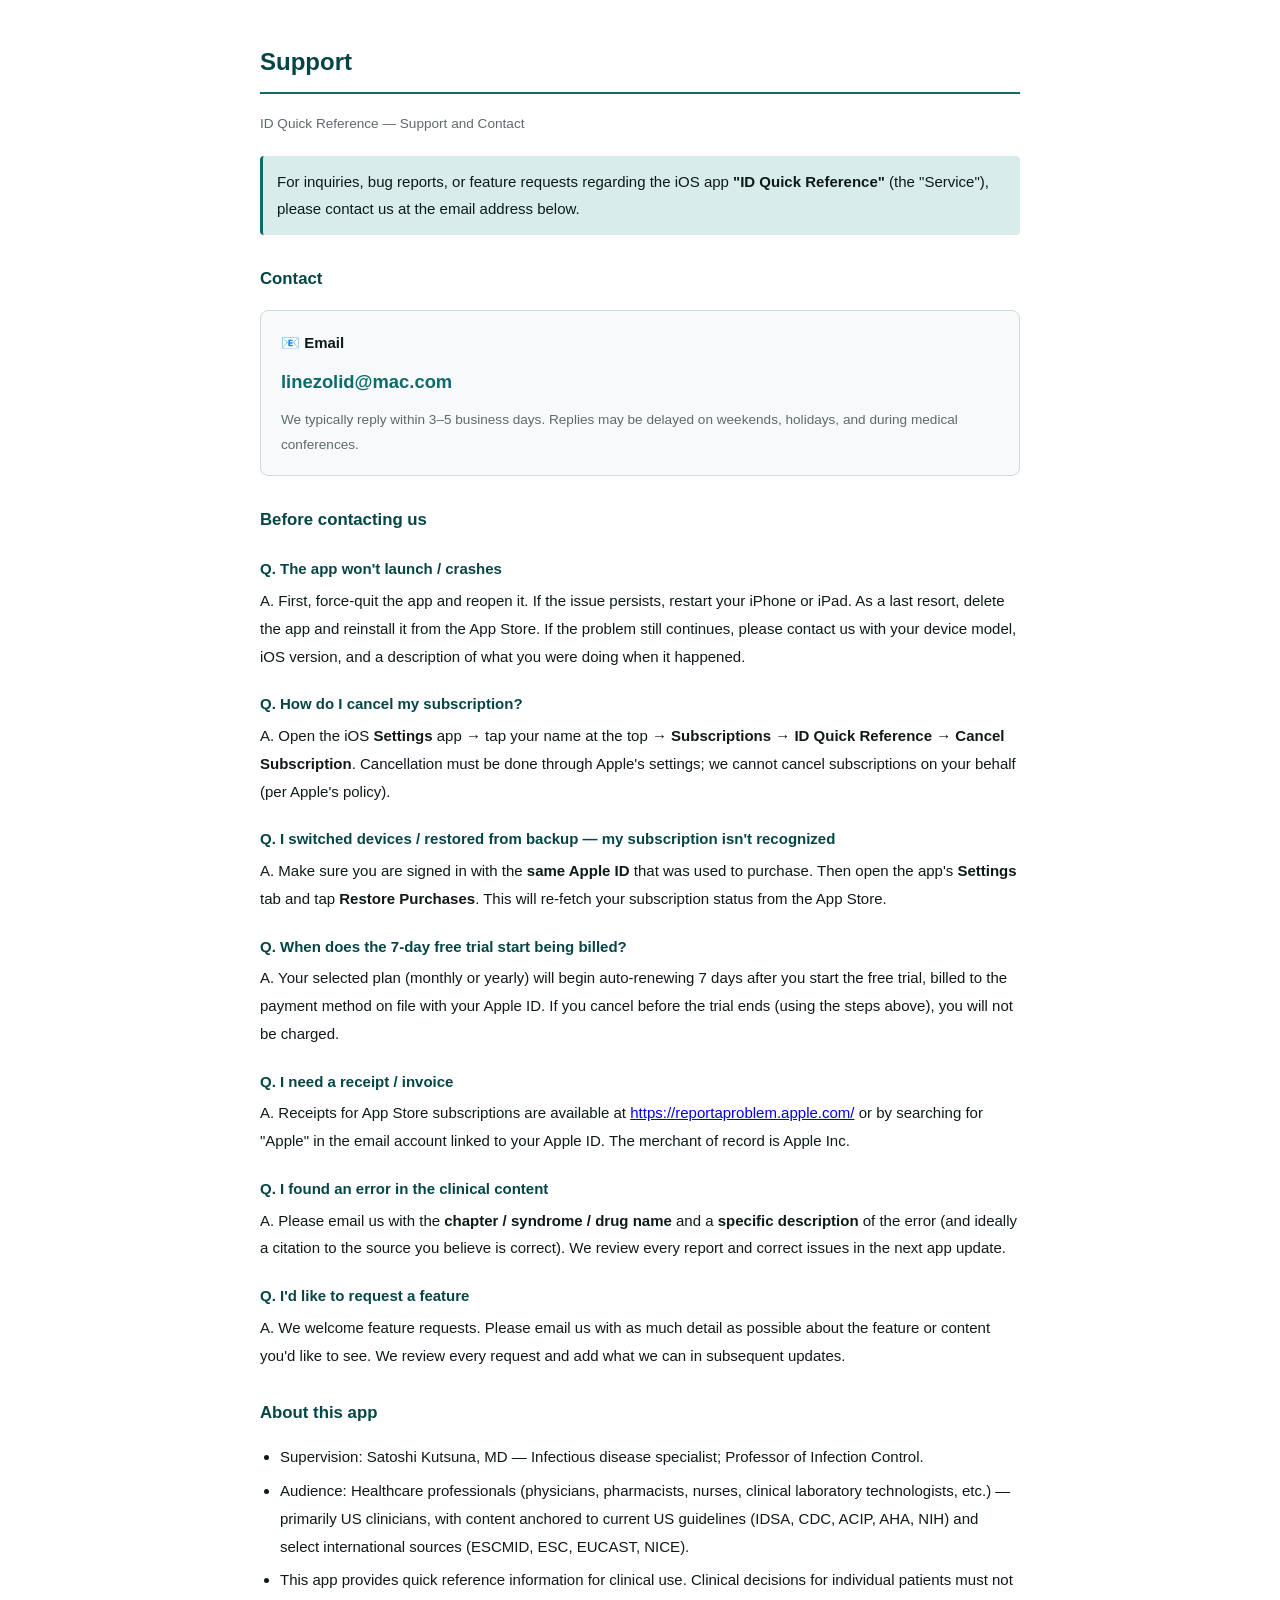
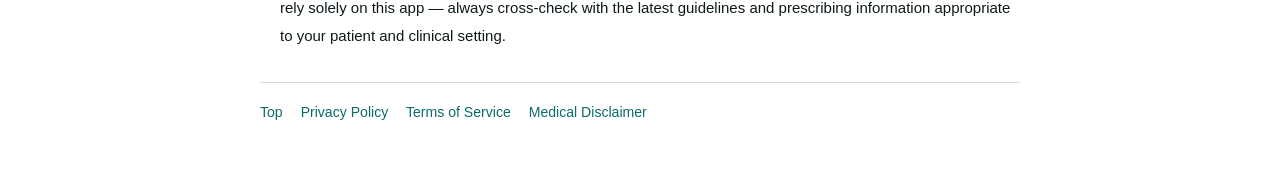
<file: en/legal/support.html>
<!DOCTYPE html>
<html lang="en">
<head>
<meta charset="UTF-8" />
<meta name="viewport" content="width=device-width,initial-scale=1,maximum-scale=5" />
<title>Support — ID Quick Reference</title>
<style>
:root { --primary: #0d6b6b; --primary-ink: #064545; --primary-soft: #d9ecec; --text: #0e1a1a; --text-muted: #5b6c6f; --border: #d3dadc; }
body { font-family: -apple-system, BlinkMacSystemFont, "Helvetica Neue", "Segoe UI", Arial, sans-serif; max-width: 760px; margin: 0 auto; padding: 24px 18px 48px; color: var(--text); line-height: 1.85; font-size: 15px; }
h1 { font-size: 1.5rem; color: var(--primary-ink); border-bottom: 2px solid var(--primary); padding-bottom: 8px; }
h2 { font-size: 1.05rem; color: var(--primary-ink); margin: 28px 0 8px; }
.meta { color: var(--text-muted); font-size: 0.85rem; margin-bottom: 20px; }
.notice { background: var(--primary-soft); border-left: 3px solid var(--primary); padding: 12px 14px; margin: 16px 0; border-radius: 4px; }
ul, ol { padding-left: 20px; }
ul li, ol li { margin: 6px 0; }
.contact-box { background: #f8f9fa; border: 1px solid var(--border); padding: 18px 20px; border-radius: 8px; margin: 16px 0; }
.contact-box .email { font-size: 1.15rem; font-weight: 700; color: var(--primary-ink); margin: 8px 0; }
.contact-box a { color: var(--primary); text-decoration: none; }
.contact-box a:hover { text-decoration: underline; }
.faq-item { margin: 20px 0; }
.faq-q { font-weight: 600; color: var(--primary-ink); margin-bottom: 4px; }
.faq-a { color: var(--text); }
hr { border: none; border-top: 1px solid var(--border); margin: 24px 0; }
.footer-links { font-size: 0.88rem; margin-top: 32px; padding-top: 16px; border-top: 1px solid var(--border); }
.footer-links a { color: var(--primary); text-decoration: none; margin-right: 14px; }
.footer-links a:hover { text-decoration: underline; }
</style>
</head>
<body>

<h1>Support</h1>
<div class="meta">ID Quick Reference — Support and Contact</div>

<div class="notice">
For inquiries, bug reports, or feature requests regarding the iOS app <strong>"ID Quick Reference"</strong> (the "Service"), please contact us at the email address below.
</div>

<h2>Contact</h2>

<div class="contact-box">
  <div>📧 <strong>Email</strong></div>
  <div class="email"><a href="mailto:linezolid@mac.com">linezolid@mac.com</a></div>
  <div style="font-size: 0.85rem; color: var(--text-muted); margin-top: 8px;">
    We typically reply within 3–5 business days. Replies may be delayed on weekends, holidays, and during medical conferences.
  </div>
</div>

<h2>Before contacting us</h2>

<div class="faq-item">
  <div class="faq-q">Q. The app won't launch / crashes</div>
  <div class="faq-a">
    A. First, force-quit the app and reopen it. If the issue persists, restart your iPhone or iPad. As a last resort, delete the app and reinstall it from the App Store. If the problem still continues, please contact us with your device model, iOS version, and a description of what you were doing when it happened.
  </div>
</div>

<div class="faq-item">
  <div class="faq-q">Q. How do I cancel my subscription?</div>
  <div class="faq-a">
    A. Open the iOS <strong>Settings</strong> app → tap your name at the top → <strong>Subscriptions</strong> → <strong>ID Quick Reference</strong> → <strong>Cancel Subscription</strong>. Cancellation must be done through Apple's settings; we cannot cancel subscriptions on your behalf (per Apple's policy).
  </div>
</div>

<div class="faq-item">
  <div class="faq-q">Q. I switched devices / restored from backup — my subscription isn't recognized</div>
  <div class="faq-a">
    A. Make sure you are signed in with the <strong>same Apple ID</strong> that was used to purchase. Then open the app's <strong>Settings</strong> tab and tap <strong>Restore Purchases</strong>. This will re-fetch your subscription status from the App Store.
  </div>
</div>

<div class="faq-item">
  <div class="faq-q">Q. When does the 7-day free trial start being billed?</div>
  <div class="faq-a">
    A. Your selected plan (monthly or yearly) will begin auto-renewing 7 days after you start the free trial, billed to the payment method on file with your Apple ID. If you cancel before the trial ends (using the steps above), you will not be charged.
  </div>
</div>

<div class="faq-item">
  <div class="faq-q">Q. I need a receipt / invoice</div>
  <div class="faq-a">
    A. Receipts for App Store subscriptions are available at <a href="https://reportaproblem.apple.com/">https://reportaproblem.apple.com/</a> or by searching for "Apple" in the email account linked to your Apple ID. The merchant of record is Apple Inc.
  </div>
</div>

<div class="faq-item">
  <div class="faq-q">Q. I found an error in the clinical content</div>
  <div class="faq-a">
    A. Please email us with the <strong>chapter / syndrome / drug name</strong> and a <strong>specific description</strong> of the error (and ideally a citation to the source you believe is correct). We review every report and correct issues in the next app update.
  </div>
</div>

<div class="faq-item">
  <div class="faq-q">Q. I'd like to request a feature</div>
  <div class="faq-a">
    A. We welcome feature requests. Please email us with as much detail as possible about the feature or content you'd like to see. We review every request and add what we can in subsequent updates.
  </div>
</div>

<h2>About this app</h2>

<ul>
  <li>Supervision: Satoshi Kutsuna, MD — Infectious disease specialist; Professor of Infection Control.</li>
  <li>Audience: Healthcare professionals (physicians, pharmacists, nurses, clinical laboratory technologists, etc.) — primarily US clinicians, with content anchored to current US guidelines (IDSA, CDC, ACIP, AHA, NIH) and select international sources (ESCMID, ESC, EUCAST, NICE).</li>
  <li>This app provides quick reference information for clinical use. Clinical decisions for individual patients must not rely solely on this app — always cross-check with the latest guidelines and prescribing information appropriate to your patient and clinical setting.</li>
</ul>

<div class="footer-links">
  <a href="../">Top</a>
  <a href="privacy.html">Privacy Policy</a>
  <a href="terms.html">Terms of Service</a>
  <a href="disclaimer.html">Medical Disclaimer</a>
</div>

</body>
</html>
</file>
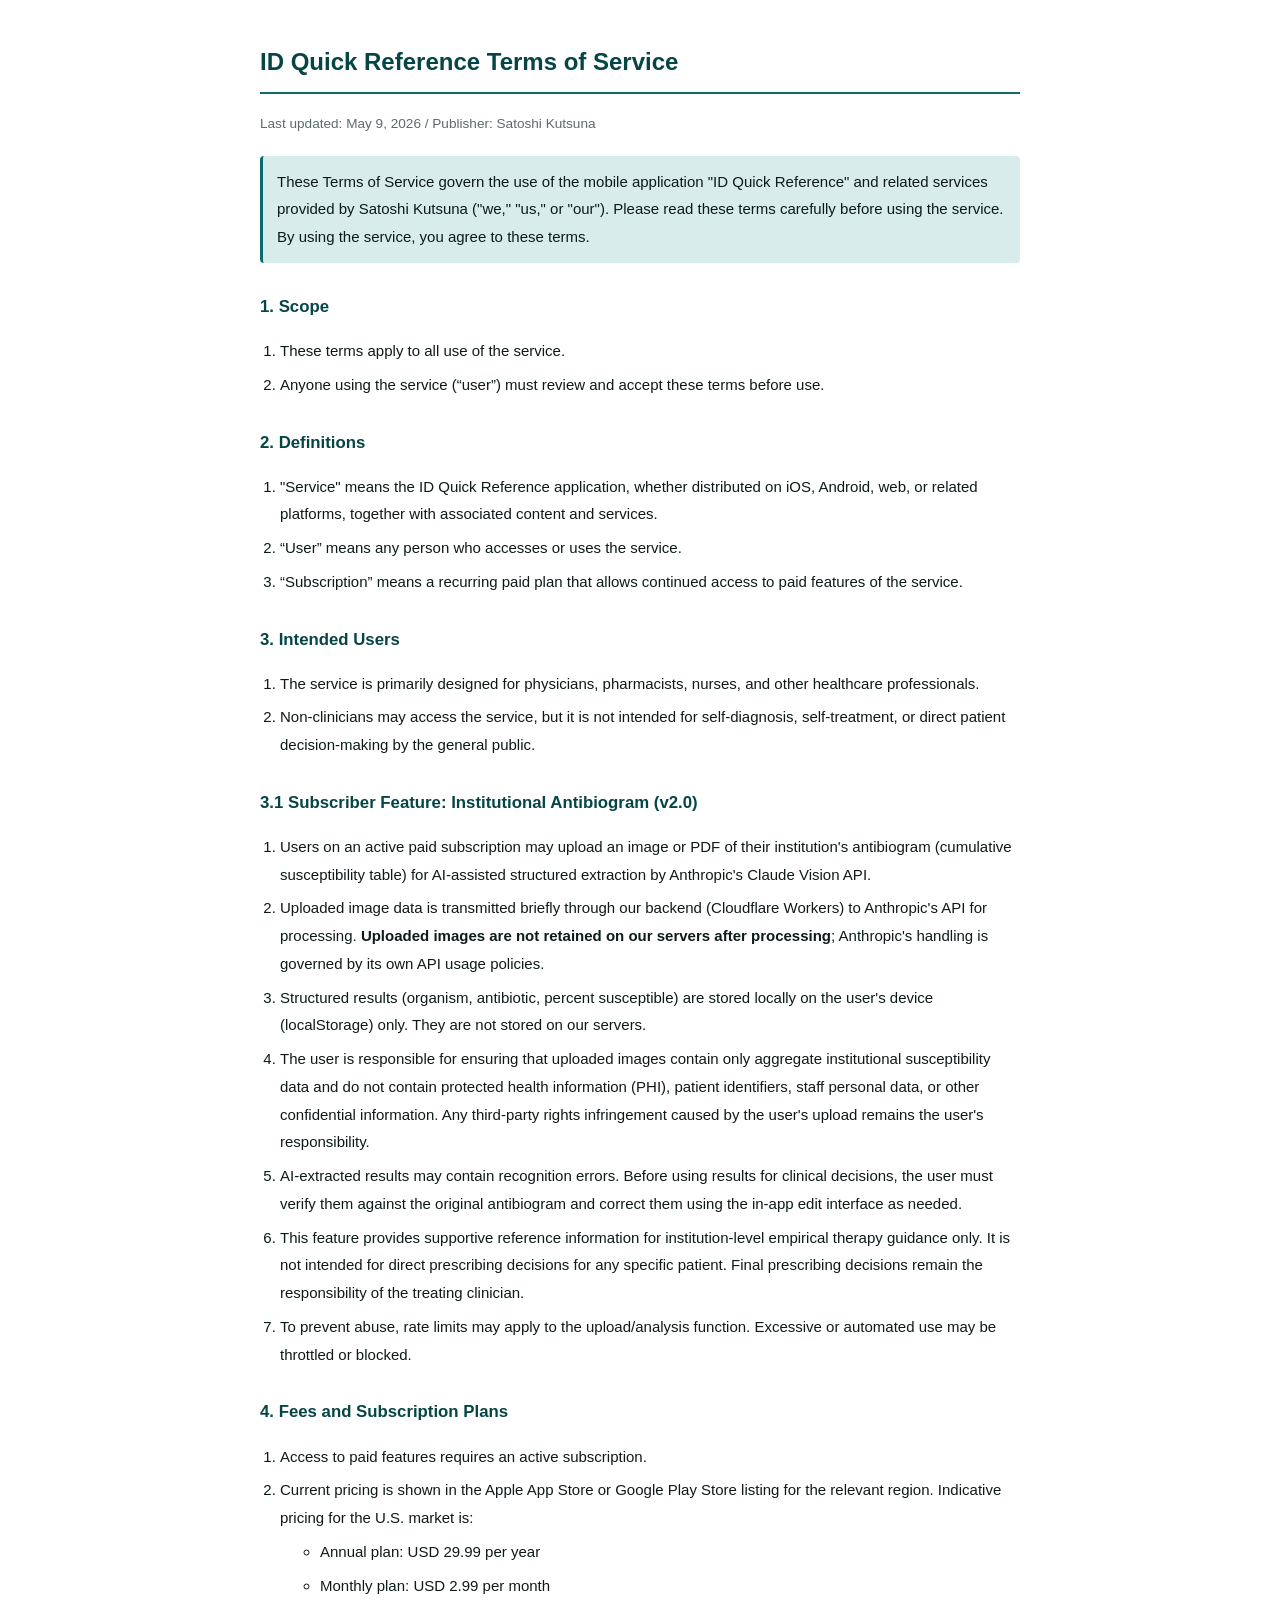
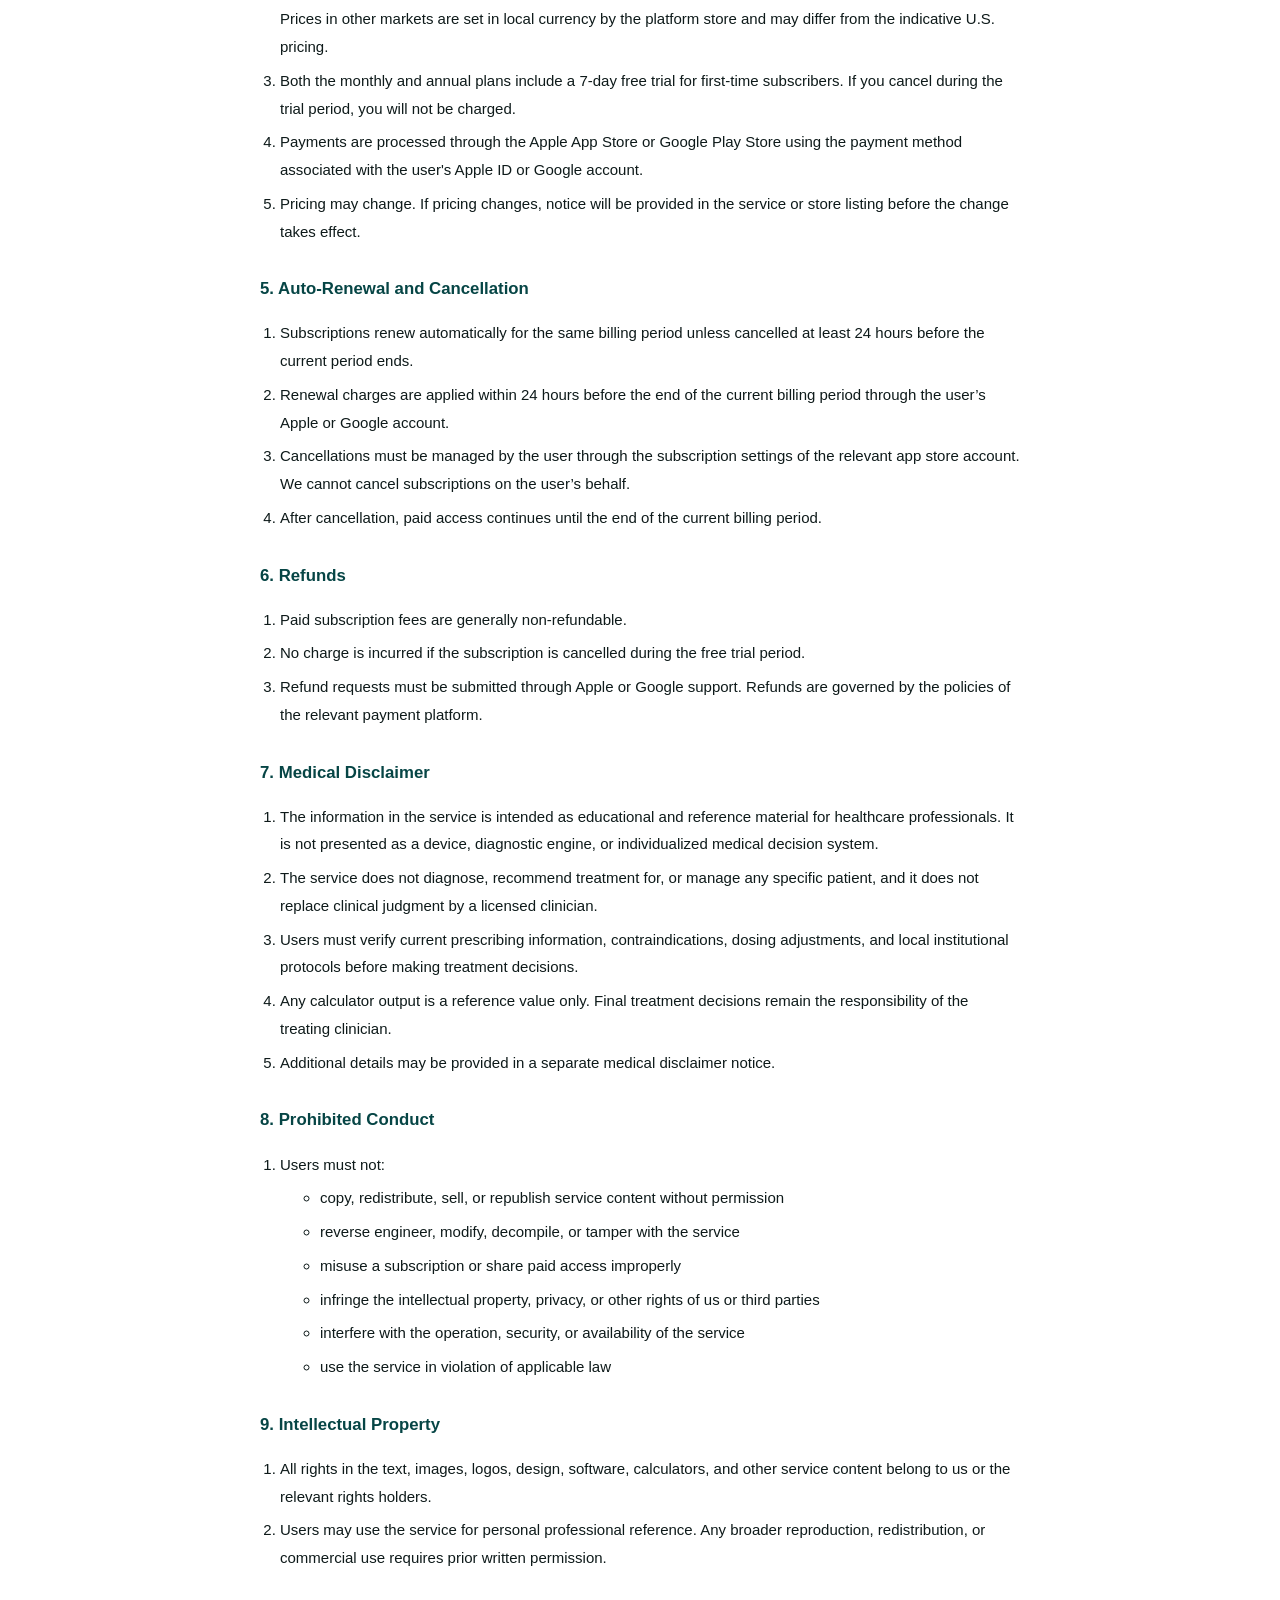
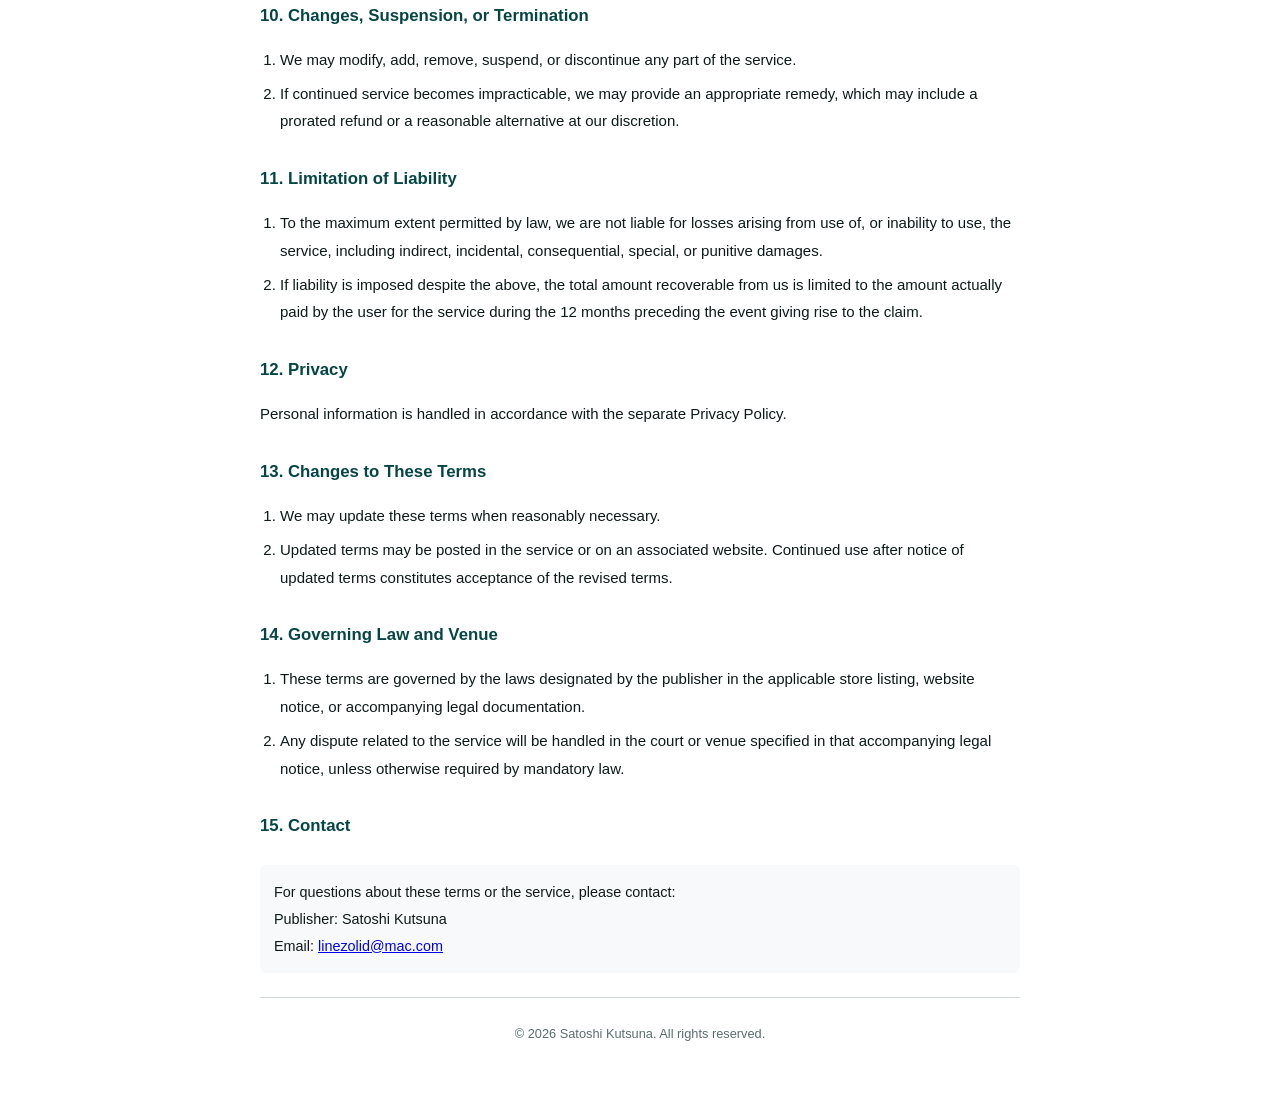
<file: en/legal/terms.html>
<!DOCTYPE html>
<html lang="en">
<head>
<meta charset="UTF-8" />
<meta name="viewport" content="width=device-width,initial-scale=1,maximum-scale=5" />
<title>Terms of Service - ID Quick Reference</title>
<style>
:root { --primary: #0d6b6b; --primary-ink: #064545; --primary-soft: #d9ecec; --text: #0e1a1a; --text-muted: #5b6c6f; --border: #d3dadc; }
body { font-family: -apple-system, BlinkMacSystemFont, "Segoe UI", "Helvetica Neue", Arial, sans-serif; max-width: 760px; margin: 0 auto; padding: 24px 18px 48px; color: var(--text); line-height: 1.85; font-size: 15px; }
h1 { font-size: 1.5rem; color: var(--primary-ink); border-bottom: 2px solid var(--primary); padding-bottom: 8px; }
h2 { font-size: 1.05rem; color: var(--primary-ink); margin: 28px 0 8px; }
.meta { color: var(--text-muted); font-size: 0.85rem; margin-bottom: 20px; }
.notice { background: var(--primary-soft); border-left: 3px solid var(--primary); padding: 12px 14px; margin: 16px 0; border-radius: 4px; }
ol { padding-left: 20px; }
ol li { margin: 6px 0; }
hr { border: none; border-top: 1px solid var(--border); margin: 24px 0; }
.contact { background: #f8f9fa; padding: 14px; border-radius: 6px; font-size: 0.9rem; margin-top: 24px; }
</style>
</head>
<body>

<h1>ID Quick Reference Terms of Service</h1>
<div class="meta">Last updated: May 9, 2026 / Publisher: Satoshi Kutsuna</div>

<div class="notice">
These Terms of Service govern the use of the mobile application "ID Quick Reference" and related services provided by Satoshi Kutsuna ("we," "us," or "our"). Please read these terms carefully before using the service. By using the service, you agree to these terms.
</div>

<h2>1. Scope</h2>
<ol>
  <li>These terms apply to all use of the service.</li>
  <li>Anyone using the service (“user”) must review and accept these terms before use.</li>
</ol>

<h2>2. Definitions</h2>
<ol>
  <li>"Service" means the ID Quick Reference application, whether distributed on iOS, Android, web, or related platforms, together with associated content and services.</li>
  <li>“User” means any person who accesses or uses the service.</li>
  <li>“Subscription” means a recurring paid plan that allows continued access to paid features of the service.</li>
</ol>

<h2>3. Intended Users</h2>
<ol>
  <li>The service is primarily designed for physicians, pharmacists, nurses, and other healthcare professionals.</li>
  <li>Non-clinicians may access the service, but it is not intended for self-diagnosis, self-treatment, or direct patient decision-making by the general public.</li>
</ol>

<h2>3.1 Subscriber Feature: Institutional Antibiogram (v2.0)</h2>
<ol>
  <li>Users on an active paid subscription may upload an image or PDF of their institution's antibiogram (cumulative susceptibility table) for AI-assisted structured extraction by Anthropic's Claude Vision API.</li>
  <li>Uploaded image data is transmitted briefly through our backend (Cloudflare Workers) to Anthropic's API for processing. <strong>Uploaded images are not retained on our servers after processing</strong>; Anthropic's handling is governed by its own API usage policies.</li>
  <li>Structured results (organism, antibiotic, percent susceptible) are stored locally on the user's device (localStorage) only. They are not stored on our servers.</li>
  <li>The user is responsible for ensuring that uploaded images contain only aggregate institutional susceptibility data and do not contain protected health information (PHI), patient identifiers, staff personal data, or other confidential information. Any third-party rights infringement caused by the user's upload remains the user's responsibility.</li>
  <li>AI-extracted results may contain recognition errors. Before using results for clinical decisions, the user must verify them against the original antibiogram and correct them using the in-app edit interface as needed.</li>
  <li>This feature provides supportive reference information for institution-level empirical therapy guidance only. It is not intended for direct prescribing decisions for any specific patient. Final prescribing decisions remain the responsibility of the treating clinician.</li>
  <li>To prevent abuse, rate limits may apply to the upload/analysis function. Excessive or automated use may be throttled or blocked.</li>
</ol>

<h2>4. Fees and Subscription Plans</h2>
<ol>
  <li>Access to paid features requires an active subscription.</li>
  <li>Current pricing is shown in the Apple App Store or Google Play Store listing for the relevant region. Indicative pricing for the U.S. market is:
    <ul>
      <li>Annual plan: USD 29.99 per year</li>
      <li>Monthly plan: USD 2.99 per month</li>
    </ul>
    Prices in other markets are set in local currency by the platform store and may differ from the indicative U.S. pricing.
  </li>
  <li>Both the monthly and annual plans include a 7-day free trial for first-time subscribers. If you cancel during the trial period, you will not be charged.</li>
  <li>Payments are processed through the Apple App Store or Google Play Store using the payment method associated with the user's Apple ID or Google account.</li>
  <li>Pricing may change. If pricing changes, notice will be provided in the service or store listing before the change takes effect.</li>
</ol>

<h2>5. Auto-Renewal and Cancellation</h2>
<ol>
  <li>Subscriptions renew automatically for the same billing period unless cancelled at least 24 hours before the current period ends.</li>
  <li>Renewal charges are applied within 24 hours before the end of the current billing period through the user’s Apple or Google account.</li>
  <li>Cancellations must be managed by the user through the subscription settings of the relevant app store account. We cannot cancel subscriptions on the user’s behalf.</li>
  <li>After cancellation, paid access continues until the end of the current billing period.</li>
</ol>

<h2>6. Refunds</h2>
<ol>
  <li>Paid subscription fees are generally non-refundable.</li>
  <li>No charge is incurred if the subscription is cancelled during the free trial period.</li>
  <li>Refund requests must be submitted through Apple or Google support. Refunds are governed by the policies of the relevant payment platform.</li>
</ol>

<h2>7. Medical Disclaimer</h2>
<ol>
  <li>The information in the service is intended as educational and reference material for healthcare professionals. It is not presented as a device, diagnostic engine, or individualized medical decision system.</li>
  <li>The service does not diagnose, recommend treatment for, or manage any specific patient, and it does not replace clinical judgment by a licensed clinician.</li>
  <li>Users must verify current prescribing information, contraindications, dosing adjustments, and local institutional protocols before making treatment decisions.</li>
  <li>Any calculator output is a reference value only. Final treatment decisions remain the responsibility of the treating clinician.</li>
  <li>Additional details may be provided in a separate medical disclaimer notice.</li>
</ol>

<h2>8. Prohibited Conduct</h2>
<ol>
  <li>Users must not:
    <ul>
      <li>copy, redistribute, sell, or republish service content without permission</li>
      <li>reverse engineer, modify, decompile, or tamper with the service</li>
      <li>misuse a subscription or share paid access improperly</li>
      <li>infringe the intellectual property, privacy, or other rights of us or third parties</li>
      <li>interfere with the operation, security, or availability of the service</li>
      <li>use the service in violation of applicable law</li>
    </ul>
  </li>
</ol>

<h2>9. Intellectual Property</h2>
<ol>
  <li>All rights in the text, images, logos, design, software, calculators, and other service content belong to us or the relevant rights holders.</li>
  <li>Users may use the service for personal professional reference. Any broader reproduction, redistribution, or commercial use requires prior written permission.</li>
</ol>

<h2>10. Changes, Suspension, or Termination</h2>
<ol>
  <li>We may modify, add, remove, suspend, or discontinue any part of the service.</li>
  <li>If continued service becomes impracticable, we may provide an appropriate remedy, which may include a prorated refund or a reasonable alternative at our discretion.</li>
</ol>

<h2>11. Limitation of Liability</h2>
<ol>
  <li>To the maximum extent permitted by law, we are not liable for losses arising from use of, or inability to use, the service, including indirect, incidental, consequential, special, or punitive damages.</li>
  <li>If liability is imposed despite the above, the total amount recoverable from us is limited to the amount actually paid by the user for the service during the 12 months preceding the event giving rise to the claim.</li>
</ol>

<h2>12. Privacy</h2>
<p>Personal information is handled in accordance with the separate Privacy Policy.</p>

<h2>13. Changes to These Terms</h2>
<ol>
  <li>We may update these terms when reasonably necessary.</li>
  <li>Updated terms may be posted in the service or on an associated website. Continued use after notice of updated terms constitutes acceptance of the revised terms.</li>
</ol>

<h2>14. Governing Law and Venue</h2>
<ol>
  <li>These terms are governed by the laws designated by the publisher in the applicable store listing, website notice, or accompanying legal documentation.</li>
  <li>Any dispute related to the service will be handled in the court or venue specified in that accompanying legal notice, unless otherwise required by mandatory law.</li>
</ol>

<h2>15. Contact</h2>
<div class="contact">
  For questions about these terms or the service, please contact:<br>
  Publisher: Satoshi Kutsuna<br>
  Email: <a href="mailto:linezolid@mac.com">linezolid@mac.com</a>
</div>

<hr>
<p style="text-align:center;color:var(--text-muted);font-size:0.8rem;">© 2026 Satoshi Kutsuna. All rights reserved.</p>

</body>
</html>
</file>
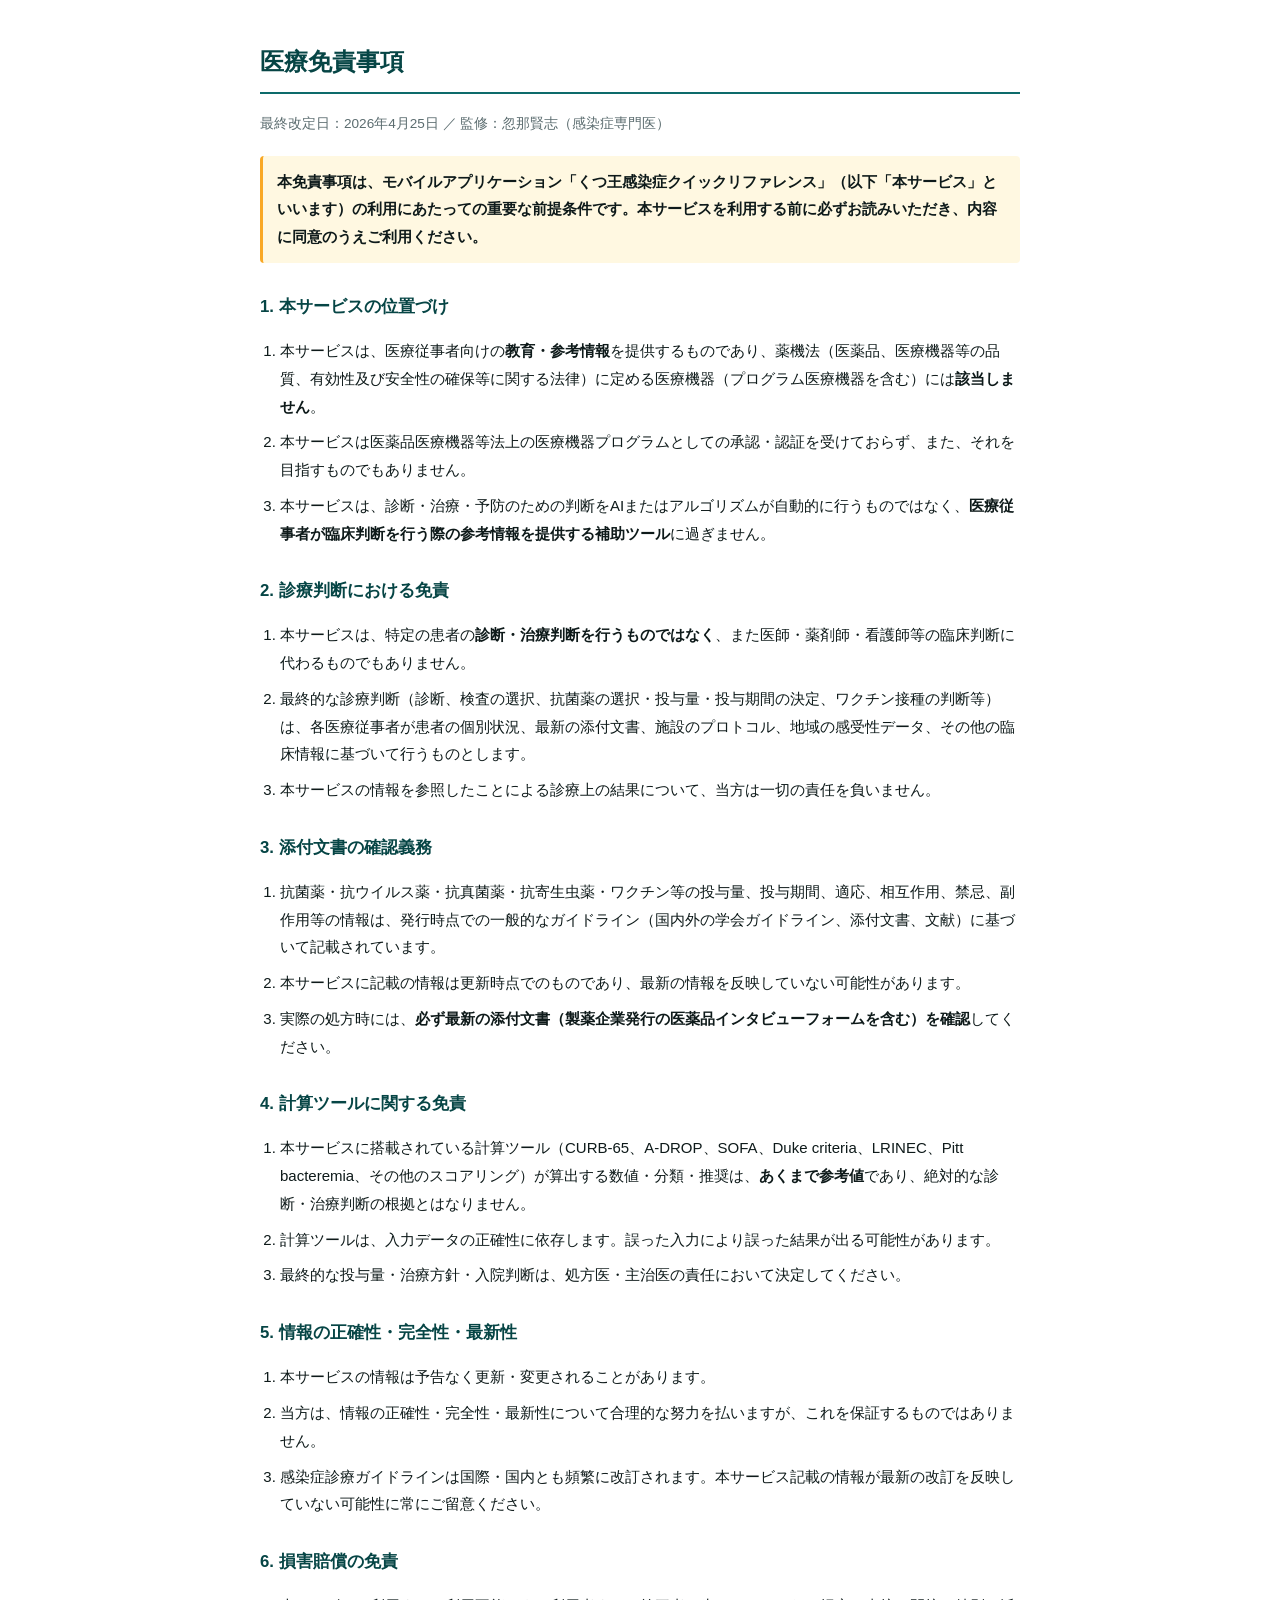
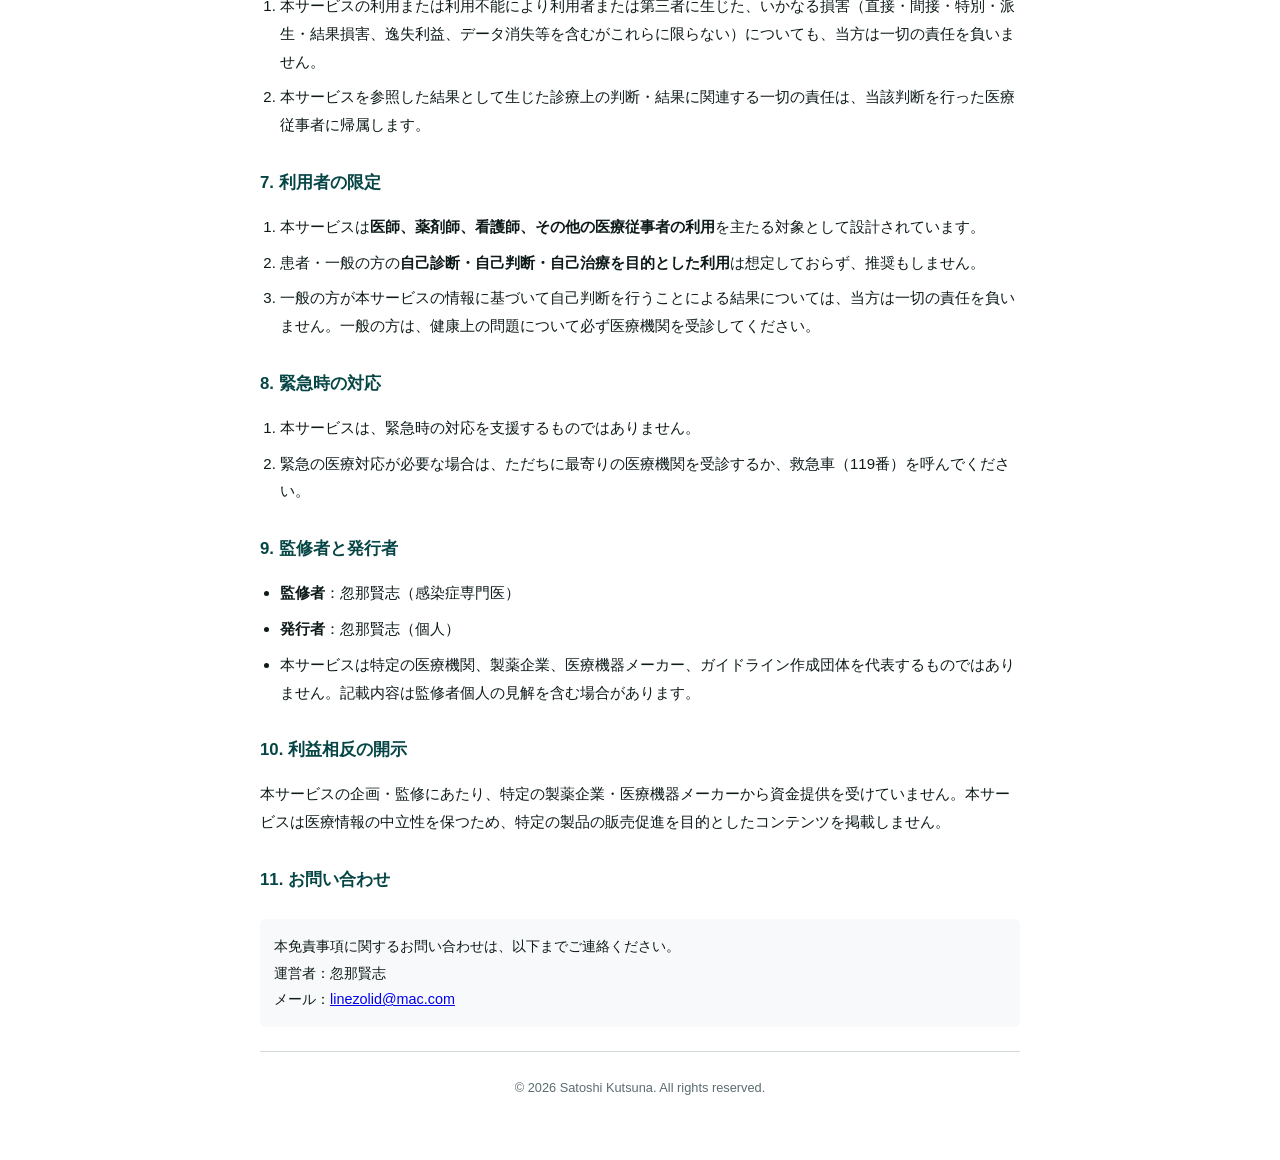
<file: legal-public 2/legal/disclaimer.html>
<!DOCTYPE html>
<html lang="ja">
<head>
<meta charset="UTF-8" />
<meta name="viewport" content="width=device-width,initial-scale=1,maximum-scale=5" />
<title>医療免責事項 — くつ王感染症クイックリファレンス</title>
<style>
:root { --primary: #0d6b6b; --primary-ink: #064545; --primary-soft: #d9ecec; --text: #0e1a1a; --text-muted: #5b6c6f; --border: #d3dadc; }
body { font-family: -apple-system, BlinkMacSystemFont, "Hiragino Sans", "Yu Gothic", sans-serif; max-width: 760px; margin: 0 auto; padding: 24px 18px 48px; color: var(--text); line-height: 1.85; font-size: 15px; }
h1 { font-size: 1.5rem; color: var(--primary-ink); border-bottom: 2px solid var(--primary); padding-bottom: 8px; }
h2 { font-size: 1.05rem; color: var(--primary-ink); margin: 28px 0 8px; }
.meta { color: var(--text-muted); font-size: 0.85rem; margin-bottom: 20px; }
.notice { background: var(--primary-soft); border-left: 3px solid var(--primary); padding: 12px 14px; margin: 16px 0; border-radius: 4px; }
.warning { background: #fff8e1; border-left: 3px solid #f9a825; padding: 12px 14px; margin: 16px 0; border-radius: 4px; font-weight: 600; }
ol, ul { padding-left: 20px; }
ol li, ul li { margin: 8px 0; }
hr { border: none; border-top: 1px solid var(--border); margin: 24px 0; }
.contact { background: #f8f9fa; padding: 14px; border-radius: 6px; font-size: 0.9rem; margin-top: 24px; }
</style>
</head>
<body>

<h1>医療免責事項</h1>
<div class="meta">最終改定日：2026年4月25日 ／ 監修：忽那賢志（感染症専門医）</div>

<div class="warning">
本免責事項は、モバイルアプリケーション「くつ王感染症クイックリファレンス」（以下「本サービス」といいます）の利用にあたっての重要な前提条件です。本サービスを利用する前に必ずお読みいただき、内容に同意のうえご利用ください。
</div>

<h2>1. 本サービスの位置づけ</h2>
<ol>
  <li>本サービスは、医療従事者向けの<strong>教育・参考情報</strong>を提供するものであり、薬機法（医薬品、医療機器等の品質、有効性及び安全性の確保等に関する法律）に定める医療機器（プログラム医療機器を含む）には<strong>該当しません</strong>。</li>
  <li>本サービスは医薬品医療機器等法上の医療機器プログラムとしての承認・認証を受けておらず、また、それを目指すものでもありません。</li>
  <li>本サービスは、診断・治療・予防のための判断をAIまたはアルゴリズムが自動的に行うものではなく、<strong>医療従事者が臨床判断を行う際の参考情報を提供する補助ツール</strong>に過ぎません。</li>
</ol>

<h2>2. 診療判断における免責</h2>
<ol>
  <li>本サービスは、特定の患者の<strong>診断・治療判断を行うものではなく</strong>、また医師・薬剤師・看護師等の臨床判断に代わるものでもありません。</li>
  <li>最終的な診療判断（診断、検査の選択、抗菌薬の選択・投与量・投与期間の決定、ワクチン接種の判断等）は、各医療従事者が患者の個別状況、最新の添付文書、施設のプロトコル、地域の感受性データ、その他の臨床情報に基づいて行うものとします。</li>
  <li>本サービスの情報を参照したことによる診療上の結果について、当方は一切の責任を負いません。</li>
</ol>

<h2>3. 添付文書の確認義務</h2>
<ol>
  <li>抗菌薬・抗ウイルス薬・抗真菌薬・抗寄生虫薬・ワクチン等の投与量、投与期間、適応、相互作用、禁忌、副作用等の情報は、発行時点での一般的なガイドライン（国内外の学会ガイドライン、添付文書、文献）に基づいて記載されています。</li>
  <li>本サービスに記載の情報は更新時点でのものであり、最新の情報を反映していない可能性があります。</li>
  <li>実際の処方時には、<strong>必ず最新の添付文書（製薬企業発行の医薬品インタビューフォームを含む）を確認</strong>してください。</li>
</ol>

<h2>4. 計算ツールに関する免責</h2>
<ol>
  <li>本サービスに搭載されている計算ツール（CURB-65、A-DROP、SOFA、Duke criteria、LRINEC、Pitt bacteremia、その他のスコアリング）が算出する数値・分類・推奨は、<strong>あくまで参考値</strong>であり、絶対的な診断・治療判断の根拠とはなりません。</li>
  <li>計算ツールは、入力データの正確性に依存します。誤った入力により誤った結果が出る可能性があります。</li>
  <li>最終的な投与量・治療方針・入院判断は、処方医・主治医の責任において決定してください。</li>
</ol>

<h2>5. 情報の正確性・完全性・最新性</h2>
<ol>
  <li>本サービスの情報は予告なく更新・変更されることがあります。</li>
  <li>当方は、情報の正確性・完全性・最新性について合理的な努力を払いますが、これを保証するものではありません。</li>
  <li>感染症診療ガイドラインは国際・国内とも頻繁に改訂されます。本サービス記載の情報が最新の改訂を反映していない可能性に常にご留意ください。</li>
</ol>

<h2>6. 損害賠償の免責</h2>
<ol>
  <li>本サービスの利用または利用不能により利用者または第三者に生じた、いかなる損害（直接・間接・特別・派生・結果損害、逸失利益、データ消失等を含むがこれらに限らない）についても、当方は一切の責任を負いません。</li>
  <li>本サービスを参照した結果として生じた診療上の判断・結果に関連する一切の責任は、当該判断を行った医療従事者に帰属します。</li>
</ol>

<h2>7. 利用者の限定</h2>
<ol>
  <li>本サービスは<strong>医師、薬剤師、看護師、その他の医療従事者の利用</strong>を主たる対象として設計されています。</li>
  <li>患者・一般の方の<strong>自己診断・自己判断・自己治療を目的とした利用</strong>は想定しておらず、推奨もしません。</li>
  <li>一般の方が本サービスの情報に基づいて自己判断を行うことによる結果については、当方は一切の責任を負いません。一般の方は、健康上の問題について必ず医療機関を受診してください。</li>
</ol>

<h2>8. 緊急時の対応</h2>
<ol>
  <li>本サービスは、緊急時の対応を支援するものではありません。</li>
  <li>緊急の医療対応が必要な場合は、ただちに最寄りの医療機関を受診するか、救急車（119番）を呼んでください。</li>
</ol>

<h2>9. 監修者と発行者</h2>
<ul>
  <li><strong>監修者</strong>：忽那賢志（感染症専門医）</li>
  <li><strong>発行者</strong>：忽那賢志（個人）</li>
  <li>本サービスは特定の医療機関、製薬企業、医療機器メーカー、ガイドライン作成団体を代表するものではありません。記載内容は監修者個人の見解を含む場合があります。</li>
</ul>

<h2>10. 利益相反の開示</h2>
<p>本サービスの企画・監修にあたり、特定の製薬企業・医療機器メーカーから資金提供を受けていません。本サービスは医療情報の中立性を保つため、特定の製品の販売促進を目的としたコンテンツを掲載しません。</p>

<h2>11. お問い合わせ</h2>
<div class="contact">
  本免責事項に関するお問い合わせは、以下までご連絡ください。<br>
  運営者：忽那賢志<br>
  メール：<a href="mailto:linezolid@mac.com">linezolid@mac.com</a>
</div>

<hr>
<p style="text-align:center;color:var(--text-muted);font-size:0.8rem;">© 2026 Satoshi Kutsuna. All rights reserved.</p>

</body>
</html>
</file>
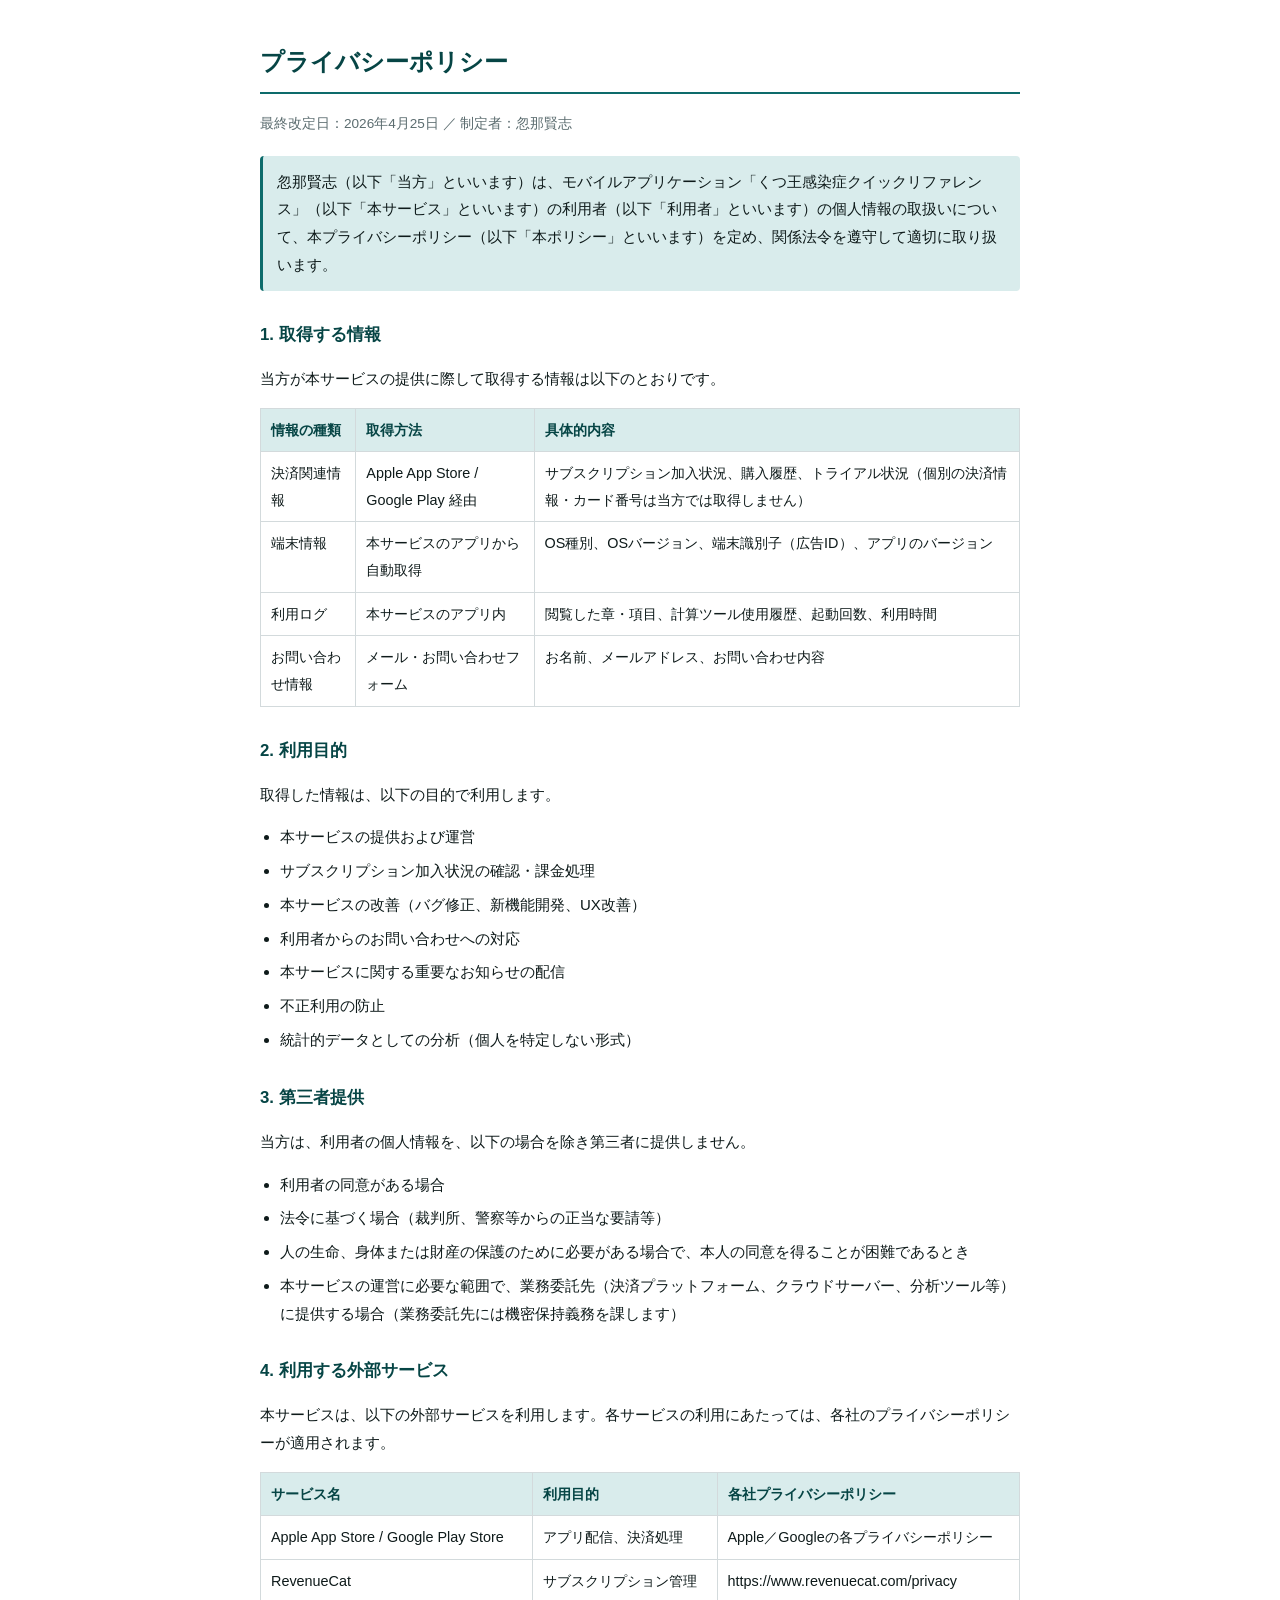
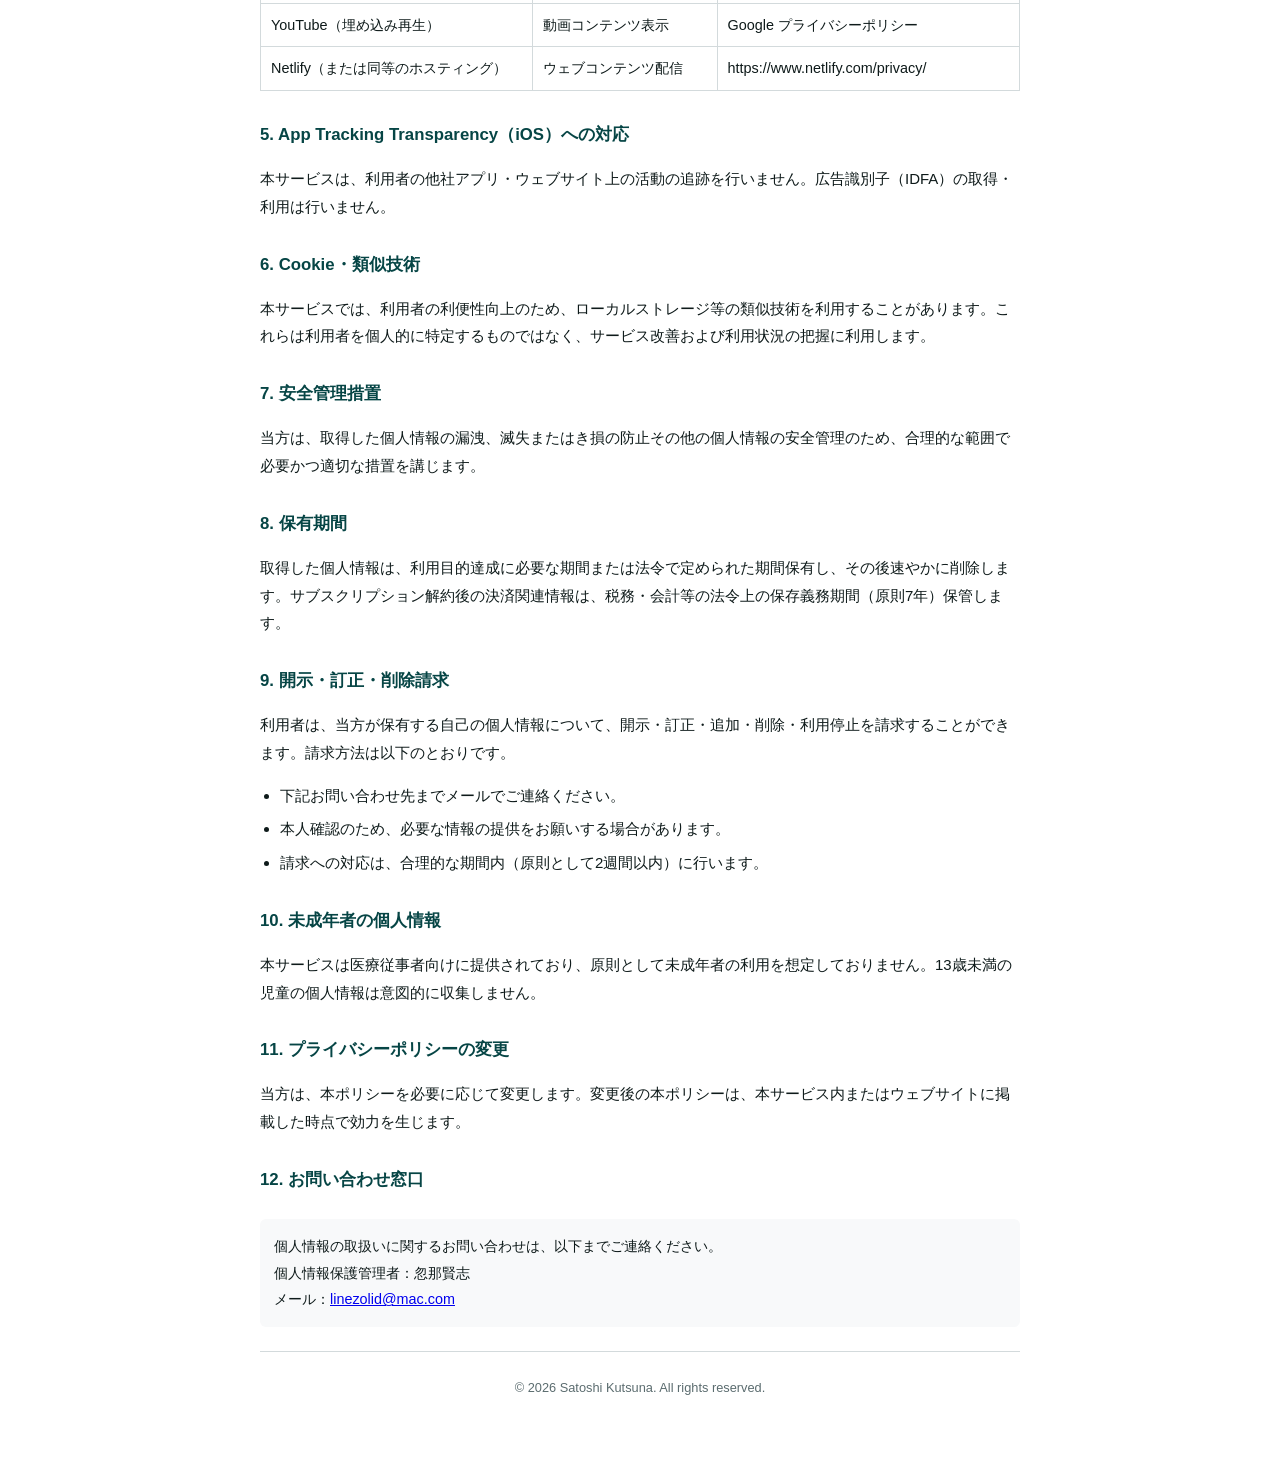
<file: legal-public 2/legal/privacy.html>
<!DOCTYPE html>
<html lang="ja">
<head>
<meta charset="UTF-8" />
<meta name="viewport" content="width=device-width,initial-scale=1,maximum-scale=5" />
<title>プライバシーポリシー — くつ王感染症クイックリファレンス</title>
<style>
:root { --primary: #0d6b6b; --primary-ink: #064545; --primary-soft: #d9ecec; --text: #0e1a1a; --text-muted: #5b6c6f; --border: #d3dadc; }
body { font-family: -apple-system, BlinkMacSystemFont, "Hiragino Sans", "Yu Gothic", sans-serif; max-width: 760px; margin: 0 auto; padding: 24px 18px 48px; color: var(--text); line-height: 1.85; font-size: 15px; }
h1 { font-size: 1.5rem; color: var(--primary-ink); border-bottom: 2px solid var(--primary); padding-bottom: 8px; }
h2 { font-size: 1.05rem; color: var(--primary-ink); margin: 28px 0 8px; }
.meta { color: var(--text-muted); font-size: 0.85rem; margin-bottom: 20px; }
.notice { background: var(--primary-soft); border-left: 3px solid var(--primary); padding: 12px 14px; margin: 16px 0; border-radius: 4px; }
ul, ol { padding-left: 20px; }
ul li, ol li { margin: 6px 0; }
table { border-collapse: collapse; width: 100%; margin: 12px 0; font-size: 0.9rem; }
th, td { border: 1px solid var(--border); padding: 8px 10px; text-align: left; vertical-align: top; }
th { background: var(--primary-soft); color: var(--primary-ink); font-weight: 600; }
hr { border: none; border-top: 1px solid var(--border); margin: 24px 0; }
.contact { background: #f8f9fa; padding: 14px; border-radius: 6px; font-size: 0.9rem; margin-top: 24px; }
</style>
</head>
<body>

<h1>プライバシーポリシー</h1>
<div class="meta">最終改定日：2026年4月25日 ／ 制定者：忽那賢志</div>

<div class="notice">
忽那賢志（以下「当方」といいます）は、モバイルアプリケーション「くつ王感染症クイックリファレンス」（以下「本サービス」といいます）の利用者（以下「利用者」といいます）の個人情報の取扱いについて、本プライバシーポリシー（以下「本ポリシー」といいます）を定め、関係法令を遵守して適切に取り扱います。
</div>

<h2>1. 取得する情報</h2>
<p>当方が本サービスの提供に際して取得する情報は以下のとおりです。</p>
<table>
<thead><tr><th>情報の種類</th><th>取得方法</th><th>具体的内容</th></tr></thead>
<tbody>
<tr><td>決済関連情報</td><td>Apple App Store / Google Play 経由</td><td>サブスクリプション加入状況、購入履歴、トライアル状況（個別の決済情報・カード番号は当方では取得しません）</td></tr>
<tr><td>端末情報</td><td>本サービスのアプリから自動取得</td><td>OS種別、OSバージョン、端末識別子（広告ID）、アプリのバージョン</td></tr>
<tr><td>利用ログ</td><td>本サービスのアプリ内</td><td>閲覧した章・項目、計算ツール使用履歴、起動回数、利用時間</td></tr>
<tr><td>お問い合わせ情報</td><td>メール・お問い合わせフォーム</td><td>お名前、メールアドレス、お問い合わせ内容</td></tr>
</tbody>
</table>

<h2>2. 利用目的</h2>
<p>取得した情報は、以下の目的で利用します。</p>
<ul>
  <li>本サービスの提供および運営</li>
  <li>サブスクリプション加入状況の確認・課金処理</li>
  <li>本サービスの改善（バグ修正、新機能開発、UX改善）</li>
  <li>利用者からのお問い合わせへの対応</li>
  <li>本サービスに関する重要なお知らせの配信</li>
  <li>不正利用の防止</li>
  <li>統計的データとしての分析（個人を特定しない形式）</li>
</ul>

<h2>3. 第三者提供</h2>
<p>当方は、利用者の個人情報を、以下の場合を除き第三者に提供しません。</p>
<ul>
  <li>利用者の同意がある場合</li>
  <li>法令に基づく場合（裁判所、警察等からの正当な要請等）</li>
  <li>人の生命、身体または財産の保護のために必要がある場合で、本人の同意を得ることが困難であるとき</li>
  <li>本サービスの運営に必要な範囲で、業務委託先（決済プラットフォーム、クラウドサーバー、分析ツール等）に提供する場合（業務委託先には機密保持義務を課します）</li>
</ul>

<h2>4. 利用する外部サービス</h2>
<p>本サービスは、以下の外部サービスを利用します。各サービスの利用にあたっては、各社のプライバシーポリシーが適用されます。</p>
<table>
<thead><tr><th>サービス名</th><th>利用目的</th><th>各社プライバシーポリシー</th></tr></thead>
<tbody>
<tr><td>Apple App Store / Google Play Store</td><td>アプリ配信、決済処理</td><td>Apple／Googleの各プライバシーポリシー</td></tr>
<tr><td>RevenueCat</td><td>サブスクリプション管理</td><td>https://www.revenuecat.com/privacy</td></tr>
<tr><td>YouTube（埋め込み再生）</td><td>動画コンテンツ表示</td><td>Google プライバシーポリシー</td></tr>
<tr><td>Netlify（または同等のホスティング）</td><td>ウェブコンテンツ配信</td><td>https://www.netlify.com/privacy/</td></tr>
</tbody>
</table>

<h2>5. App Tracking Transparency（iOS）への対応</h2>
<p>本サービスは、利用者の他社アプリ・ウェブサイト上の活動の追跡を行いません。広告識別子（IDFA）の取得・利用は行いません。</p>

<h2>6. Cookie・類似技術</h2>
<p>本サービスでは、利用者の利便性向上のため、ローカルストレージ等の類似技術を利用することがあります。これらは利用者を個人的に特定するものではなく、サービス改善および利用状況の把握に利用します。</p>

<h2>7. 安全管理措置</h2>
<p>当方は、取得した個人情報の漏洩、滅失またはき損の防止その他の個人情報の安全管理のため、合理的な範囲で必要かつ適切な措置を講じます。</p>

<h2>8. 保有期間</h2>
<p>取得した個人情報は、利用目的達成に必要な期間または法令で定められた期間保有し、その後速やかに削除します。サブスクリプション解約後の決済関連情報は、税務・会計等の法令上の保存義務期間（原則7年）保管します。</p>

<h2>9. 開示・訂正・削除請求</h2>
<p>利用者は、当方が保有する自己の個人情報について、開示・訂正・追加・削除・利用停止を請求することができます。請求方法は以下のとおりです。</p>
<ul>
  <li>下記お問い合わせ先までメールでご連絡ください。</li>
  <li>本人確認のため、必要な情報の提供をお願いする場合があります。</li>
  <li>請求への対応は、合理的な期間内（原則として2週間以内）に行います。</li>
</ul>

<h2>10. 未成年者の個人情報</h2>
<p>本サービスは医療従事者向けに提供されており、原則として未成年者の利用を想定しておりません。13歳未満の児童の個人情報は意図的に収集しません。</p>

<h2>11. プライバシーポリシーの変更</h2>
<p>当方は、本ポリシーを必要に応じて変更します。変更後の本ポリシーは、本サービス内またはウェブサイトに掲載した時点で効力を生じます。</p>

<h2>12. お問い合わせ窓口</h2>
<div class="contact">
  個人情報の取扱いに関するお問い合わせは、以下までご連絡ください。<br>
  個人情報保護管理者：忽那賢志<br>
  メール：<a href="mailto:linezolid@mac.com">linezolid@mac.com</a>
</div>

<hr>
<p style="text-align:center;color:var(--text-muted);font-size:0.8rem;">© 2026 Satoshi Kutsuna. All rights reserved.</p>

</body>
</html>
</file>
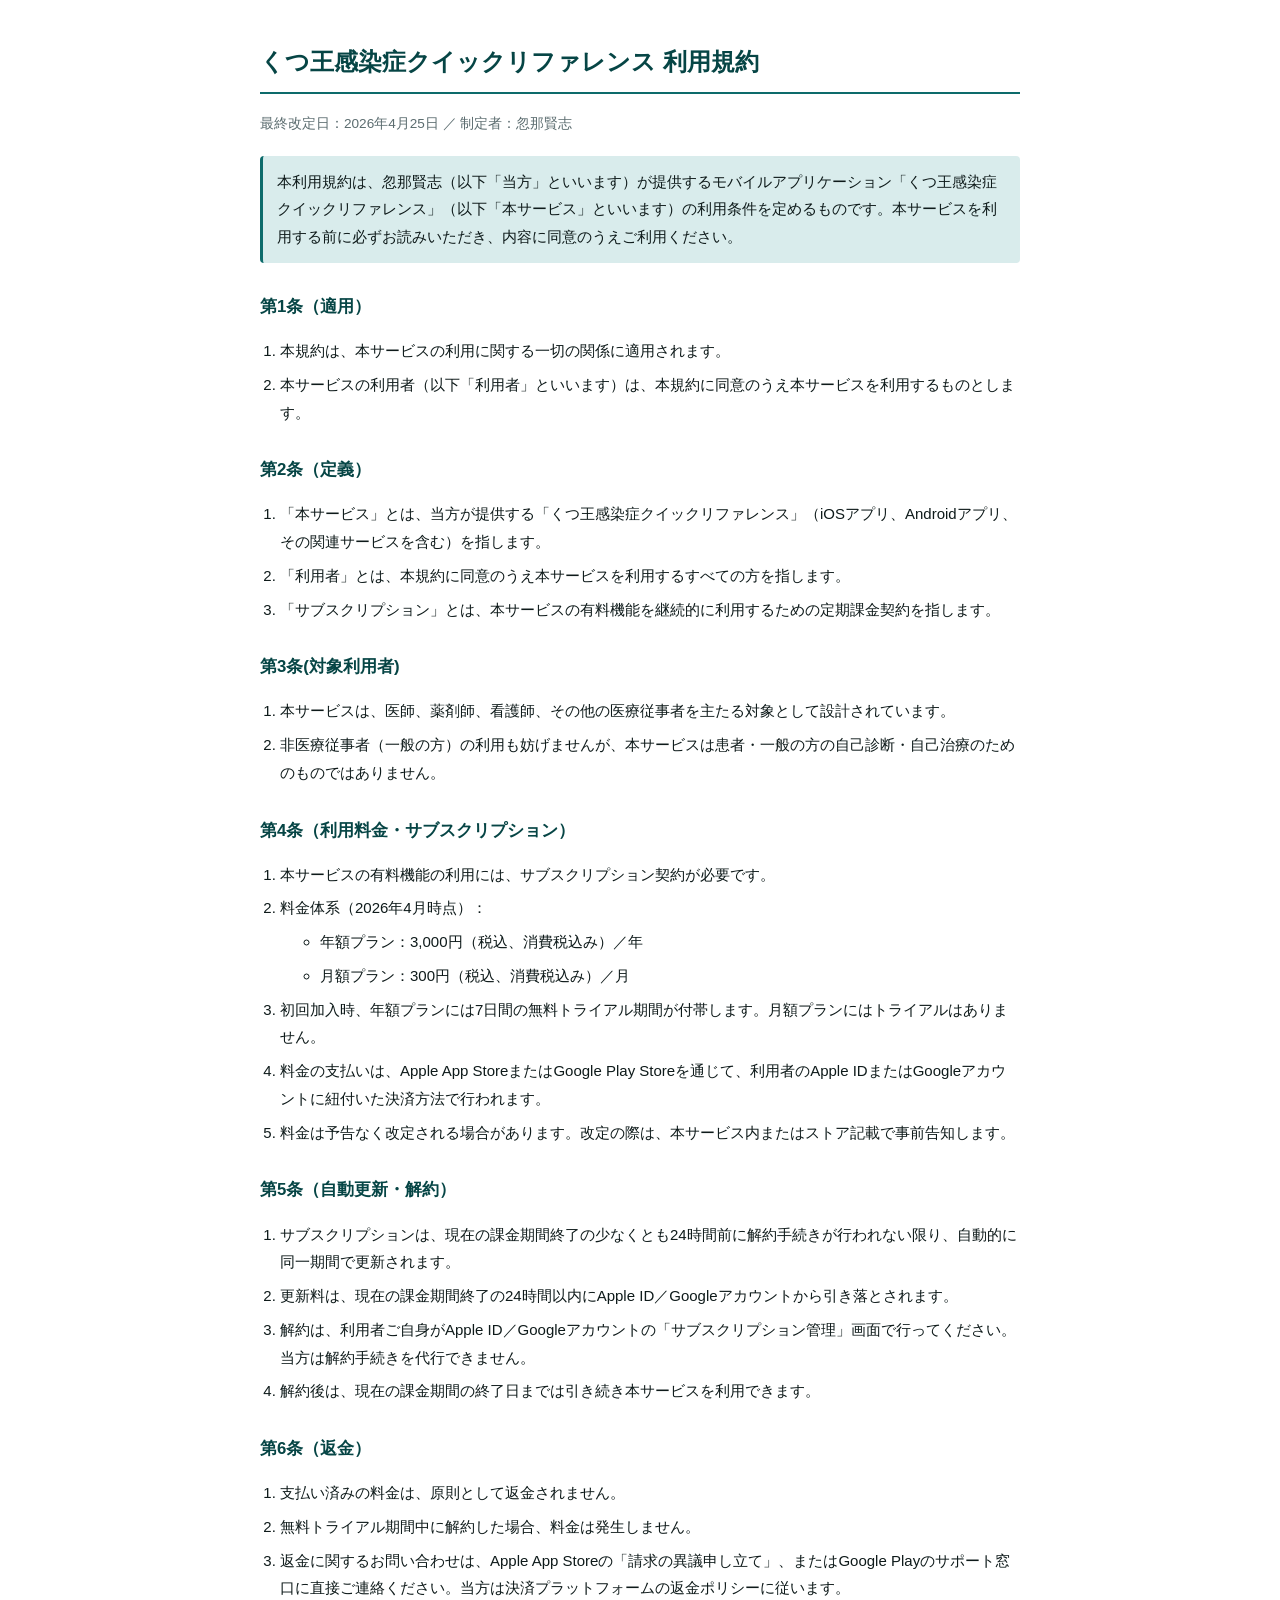
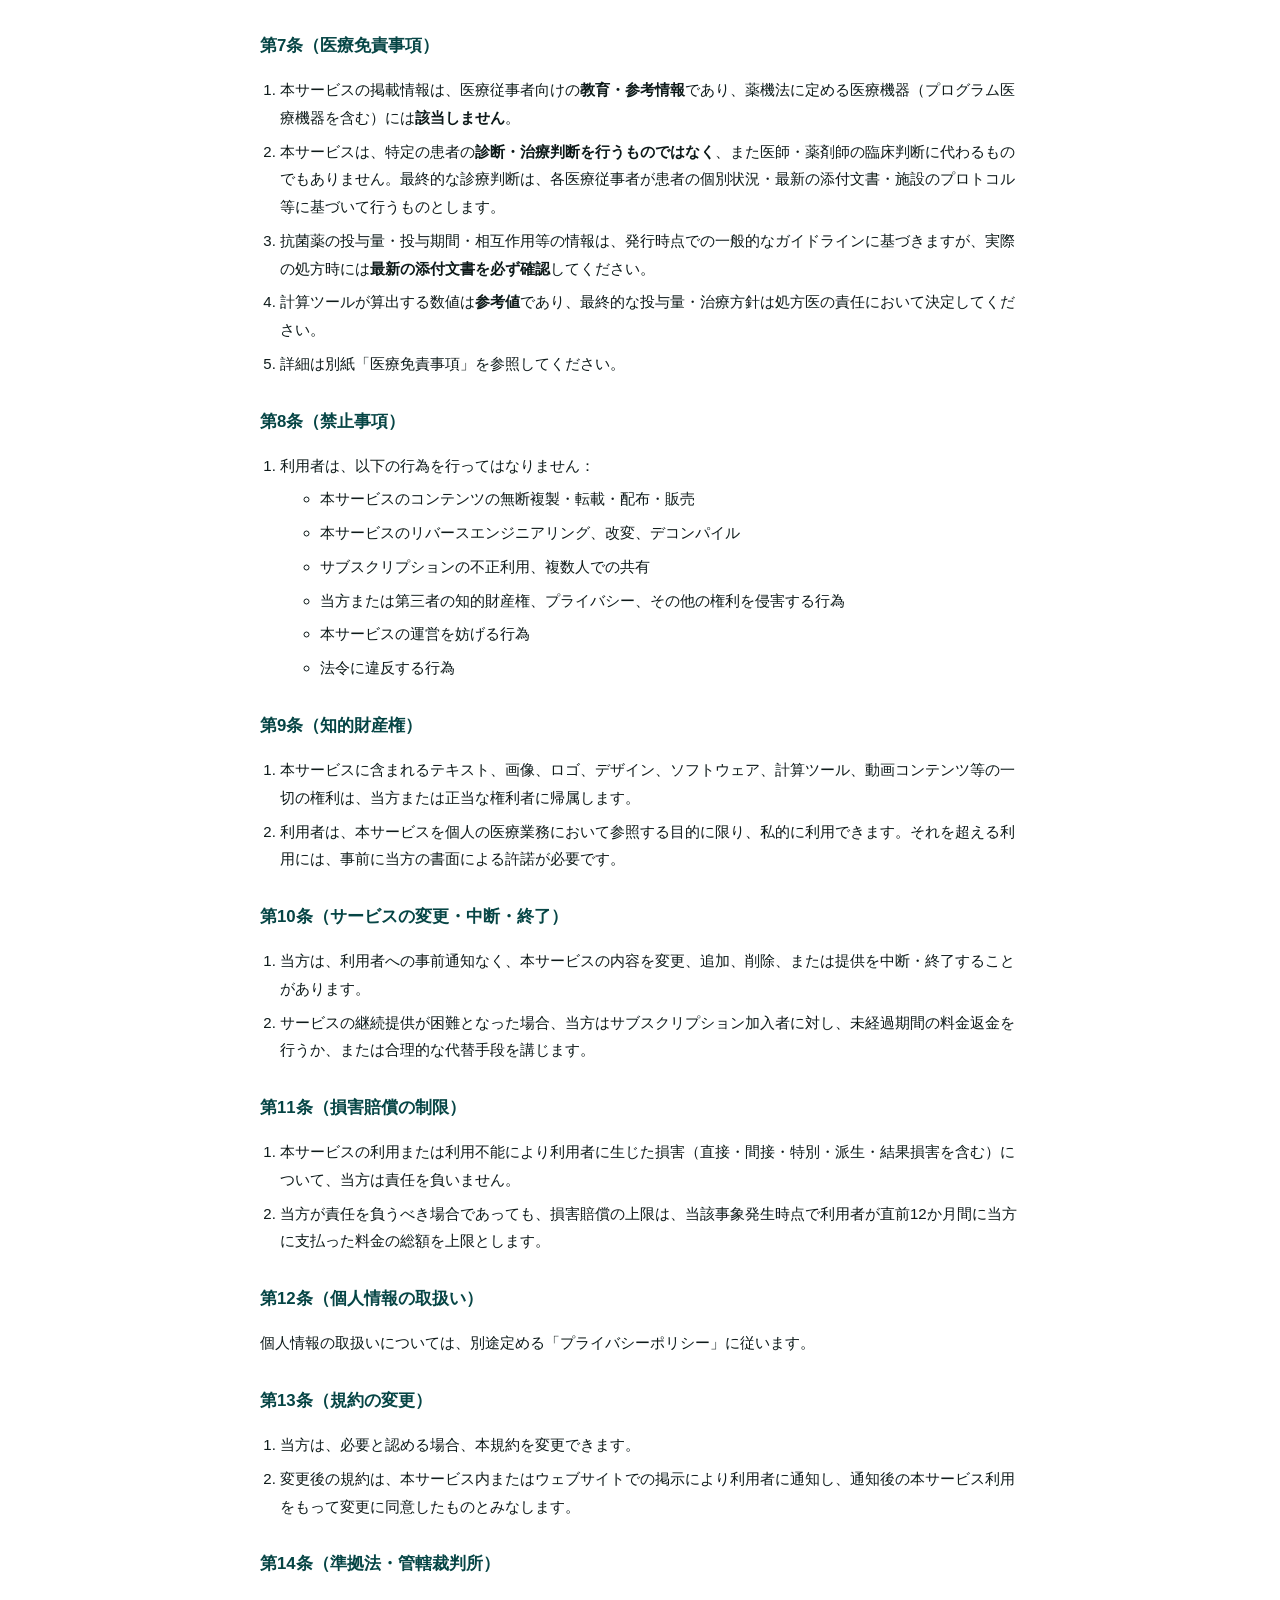
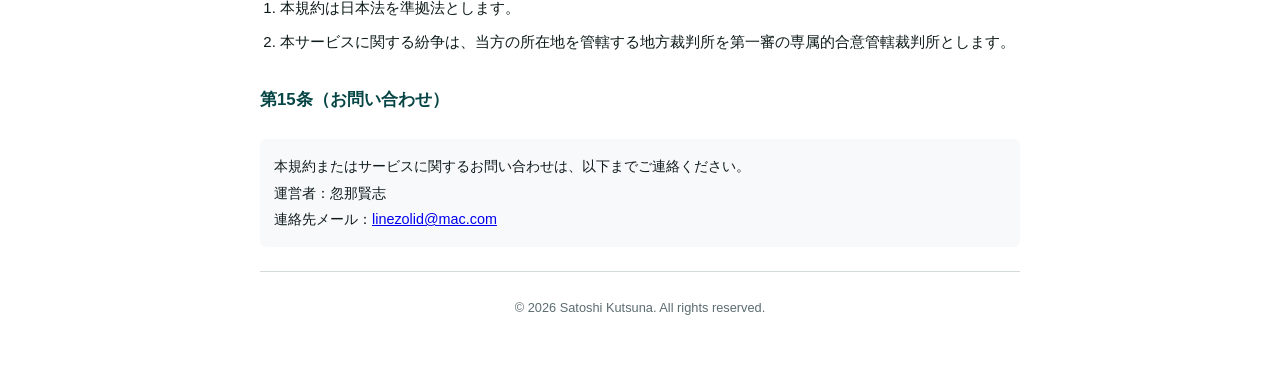
<file: legal-public 2/legal/terms.html>
<!DOCTYPE html>
<html lang="ja">
<head>
<meta charset="UTF-8" />
<meta name="viewport" content="width=device-width,initial-scale=1,maximum-scale=5" />
<title>利用規約 — くつ王感染症クイックリファレンス</title>
<style>
:root { --primary: #0d6b6b; --primary-ink: #064545; --primary-soft: #d9ecec; --text: #0e1a1a; --text-muted: #5b6c6f; --border: #d3dadc; }
body { font-family: -apple-system, BlinkMacSystemFont, "Hiragino Sans", "Yu Gothic", sans-serif; max-width: 760px; margin: 0 auto; padding: 24px 18px 48px; color: var(--text); line-height: 1.85; font-size: 15px; }
h1 { font-size: 1.5rem; color: var(--primary-ink); border-bottom: 2px solid var(--primary); padding-bottom: 8px; }
h2 { font-size: 1.05rem; color: var(--primary-ink); margin: 28px 0 8px; }
.meta { color: var(--text-muted); font-size: 0.85rem; margin-bottom: 20px; }
.notice { background: var(--primary-soft); border-left: 3px solid var(--primary); padding: 12px 14px; margin: 16px 0; border-radius: 4px; }
ol { padding-left: 20px; }
ol li { margin: 6px 0; }
hr { border: none; border-top: 1px solid var(--border); margin: 24px 0; }
.contact { background: #f8f9fa; padding: 14px; border-radius: 6px; font-size: 0.9rem; margin-top: 24px; }
</style>
</head>
<body>

<h1>くつ王感染症クイックリファレンス 利用規約</h1>
<div class="meta">最終改定日：2026年4月25日 ／ 制定者：忽那賢志</div>

<div class="notice">
本利用規約は、忽那賢志（以下「当方」といいます）が提供するモバイルアプリケーション「くつ王感染症クイックリファレンス」（以下「本サービス」といいます）の利用条件を定めるものです。本サービスを利用する前に必ずお読みいただき、内容に同意のうえご利用ください。
</div>

<h2>第1条（適用）</h2>
<ol>
  <li>本規約は、本サービスの利用に関する一切の関係に適用されます。</li>
  <li>本サービスの利用者（以下「利用者」といいます）は、本規約に同意のうえ本サービスを利用するものとします。</li>
</ol>

<h2>第2条（定義）</h2>
<ol>
  <li>「本サービス」とは、当方が提供する「くつ王感染症クイックリファレンス」（iOSアプリ、Androidアプリ、その関連サービスを含む）を指します。</li>
  <li>「利用者」とは、本規約に同意のうえ本サービスを利用するすべての方を指します。</li>
  <li>「サブスクリプション」とは、本サービスの有料機能を継続的に利用するための定期課金契約を指します。</li>
</ol>

<h2>第3条(対象利用者)</h2>
<ol>
  <li>本サービスは、医師、薬剤師、看護師、その他の医療従事者を主たる対象として設計されています。</li>
  <li>非医療従事者（一般の方）の利用も妨げませんが、本サービスは患者・一般の方の自己診断・自己治療のためのものではありません。</li>
</ol>

<h2>第4条（利用料金・サブスクリプション）</h2>
<ol>
  <li>本サービスの有料機能の利用には、サブスクリプション契約が必要です。</li>
  <li>料金体系（2026年4月時点）：
    <ul>
      <li>年額プラン：3,000円（税込、消費税込み）／年</li>
      <li>月額プラン：300円（税込、消費税込み）／月</li>
    </ul>
  </li>
  <li>初回加入時、年額プランには7日間の無料トライアル期間が付帯します。月額プランにはトライアルはありません。</li>
  <li>料金の支払いは、Apple App StoreまたはGoogle Play Storeを通じて、利用者のApple IDまたはGoogleアカウントに紐付いた決済方法で行われます。</li>
  <li>料金は予告なく改定される場合があります。改定の際は、本サービス内またはストア記載で事前告知します。</li>
</ol>

<h2>第5条（自動更新・解約）</h2>
<ol>
  <li>サブスクリプションは、現在の課金期間終了の少なくとも24時間前に解約手続きが行われない限り、自動的に同一期間で更新されます。</li>
  <li>更新料は、現在の課金期間終了の24時間以内にApple ID／Googleアカウントから引き落とされます。</li>
  <li>解約は、利用者ご自身がApple ID／Googleアカウントの「サブスクリプション管理」画面で行ってください。当方は解約手続きを代行できません。</li>
  <li>解約後は、現在の課金期間の終了日までは引き続き本サービスを利用できます。</li>
</ol>

<h2>第6条（返金）</h2>
<ol>
  <li>支払い済みの料金は、原則として返金されません。</li>
  <li>無料トライアル期間中に解約した場合、料金は発生しません。</li>
  <li>返金に関するお問い合わせは、Apple App Storeの「請求の異議申し立て」、またはGoogle Playのサポート窓口に直接ご連絡ください。当方は決済プラットフォームの返金ポリシーに従います。</li>
</ol>

<h2>第7条（医療免責事項）</h2>
<ol>
  <li>本サービスの掲載情報は、医療従事者向けの<strong>教育・参考情報</strong>であり、薬機法に定める医療機器（プログラム医療機器を含む）には<strong>該当しません</strong>。</li>
  <li>本サービスは、特定の患者の<strong>診断・治療判断を行うものではなく</strong>、また医師・薬剤師の臨床判断に代わるものでもありません。最終的な診療判断は、各医療従事者が患者の個別状況・最新の添付文書・施設のプロトコル等に基づいて行うものとします。</li>
  <li>抗菌薬の投与量・投与期間・相互作用等の情報は、発行時点での一般的なガイドラインに基づきますが、実際の処方時には<strong>最新の添付文書を必ず確認</strong>してください。</li>
  <li>計算ツールが算出する数値は<strong>参考値</strong>であり、最終的な投与量・治療方針は処方医の責任において決定してください。</li>
  <li>詳細は別紙「医療免責事項」を参照してください。</li>
</ol>

<h2>第8条（禁止事項）</h2>
<ol>
  <li>利用者は、以下の行為を行ってはなりません：
    <ul>
      <li>本サービスのコンテンツの無断複製・転載・配布・販売</li>
      <li>本サービスのリバースエンジニアリング、改変、デコンパイル</li>
      <li>サブスクリプションの不正利用、複数人での共有</li>
      <li>当方または第三者の知的財産権、プライバシー、その他の権利を侵害する行為</li>
      <li>本サービスの運営を妨げる行為</li>
      <li>法令に違反する行為</li>
    </ul>
  </li>
</ol>

<h2>第9条（知的財産権）</h2>
<ol>
  <li>本サービスに含まれるテキスト、画像、ロゴ、デザイン、ソフトウェア、計算ツール、動画コンテンツ等の一切の権利は、当方または正当な権利者に帰属します。</li>
  <li>利用者は、本サービスを個人の医療業務において参照する目的に限り、私的に利用できます。それを超える利用には、事前に当方の書面による許諾が必要です。</li>
</ol>

<h2>第10条（サービスの変更・中断・終了）</h2>
<ol>
  <li>当方は、利用者への事前通知なく、本サービスの内容を変更、追加、削除、または提供を中断・終了することがあります。</li>
  <li>サービスの継続提供が困難となった場合、当方はサブスクリプション加入者に対し、未経過期間の料金返金を行うか、または合理的な代替手段を講じます。</li>
</ol>

<h2>第11条（損害賠償の制限）</h2>
<ol>
  <li>本サービスの利用または利用不能により利用者に生じた損害（直接・間接・特別・派生・結果損害を含む）について、当方は責任を負いません。</li>
  <li>当方が責任を負うべき場合であっても、損害賠償の上限は、当該事象発生時点で利用者が直前12か月間に当方に支払った料金の総額を上限とします。</li>
</ol>

<h2>第12条（個人情報の取扱い）</h2>
<p>個人情報の取扱いについては、別途定める「プライバシーポリシー」に従います。</p>

<h2>第13条（規約の変更）</h2>
<ol>
  <li>当方は、必要と認める場合、本規約を変更できます。</li>
  <li>変更後の規約は、本サービス内またはウェブサイトでの掲示により利用者に通知し、通知後の本サービス利用をもって変更に同意したものとみなします。</li>
</ol>

<h2>第14条（準拠法・管轄裁判所）</h2>
<ol>
  <li>本規約は日本法を準拠法とします。</li>
  <li>本サービスに関する紛争は、当方の所在地を管轄する地方裁判所を第一審の専属的合意管轄裁判所とします。</li>
</ol>

<h2>第15条（お問い合わせ）</h2>
<div class="contact">
  本規約またはサービスに関するお問い合わせは、以下までご連絡ください。<br>
  運営者：忽那賢志<br>
  連絡先メール：<a href="mailto:linezolid@mac.com">linezolid@mac.com</a>
</div>

<hr>
<p style="text-align:center;color:var(--text-muted);font-size:0.8rem;">© 2026 Satoshi Kutsuna. All rights reserved.</p>

</body>
</html>
</file>
<file: company/styles.css>
*{box-sizing:border-box}html{scroll-behavior:smooth;scroll-padding-top:7rem}body{margin:0;font-family:-apple-system,BlinkMacSystemFont,"Hiragino Kaku Gothic ProN","Yu Gothic",sans-serif;color:#112b3a;background:#fff;font-size:1rem;line-height:1.9}a{color:inherit}a:focus-visible{outline:3px solid #058d88;outline-offset:6px}.wrap{width:min(1120px,calc(100% - 64px));margin-inline:auto}.skip{position:absolute;top:-100px;left:1rem;background:#fff;padding:1rem;z-index:20}.skip:focus{top:1rem}.header{background:#fff;border-bottom:1px solid #e2eaed}.header-inner{min-height:104px;display:flex;align-items:center;justify-content:space-between;gap:24px}.brand{text-decoration:none;font-size:1.55rem;letter-spacing:.12em;font-weight:800;line-height:1.4}.brand span{display:block;font-size:.75rem;letter-spacing:.15em;font-weight:500;margin-top:5px}nav{display:flex;gap:32px;font-size:.9rem}nav a{text-decoration:none}nav a:hover{text-decoration:underline;text-underline-offset:6px}.hero{display:grid;grid-template-columns:1.45fr 1fr;align-items:center;gap:72px;padding-block:80px 96px}.eyebrow{font-size:.8rem;letter-spacing:.16em;color:#087d7a;font-weight:750;margin:0 0 26px}.hero h1{font-size:clamp(2.25rem,4.5vw,3.85rem);line-height:1.55;letter-spacing:.02em;margin:0 0 30px;font-weight:750}.intro{font-size:1.03rem;color:#465b68;line-height:2.2;margin:0 0 34px}.button{display:inline-flex;align-items:center;justify-content:center;gap:24px;padding:16px 24px;background:#087d7a;color:#fff;text-decoration:none;font-weight:650;line-height:1.6;border-radius:5px;min-height:54px;font-size:.95rem;transition:background .18s}.button:hover{background:#08645f}.supervisor{font-size:.85rem;color:#62747d;margin:18px 0 0}.app-visual{margin:0;position:relative;padding:34px 36px 24px;background:#edf5f8;border-radius:48% 48% 22px 22px;display:flex;flex-direction:column;align-items:center}.app-visual img{display:block;width:min(100%,282px);height:auto;max-height:594px;object-fit:cover;object-position:top;border:1px solid #dde5e7;border-radius:18px;box-shadow:0 22px 42px #102b3a15;background:#fff}.app-visual figcaption{font-size:.75rem;color:#576e78;margin-top:20px;text-align:center}.product-section{background:#f4f8fa;padding-block:80px 88px}.section-heading h2{font-size:clamp(1.8rem,3vw,2.6rem);line-height:1.65;letter-spacing:.03em;margin:0 0 22px}.section-heading>p:last-child{color:#465b68;margin-bottom:40px}.section-heading .eyebrow{margin-bottom:18px}.features{display:grid;grid-template-columns:1fr 1fr;column-gap:56px;row-gap:30px}.features article{border-top:1px solid #bacdd4;padding-top:26px}.feature-number{font-size:.75rem;letter-spacing:.09em;font-weight:700;color:#087d7a;margin:0 0 14px}.features h3{font-size:1.2rem;margin:0 0 12px}.features article>p:last-child{color:#465b68;margin:0;max-width:40em;line-height:2}.app-link-row{display:flex;gap:32px;align-items:center;margin-top:42px}.app-link-row p{font-size:.85rem;color:#5a6e79;margin:0;line-height:1.8}.dark{background:#112b3a}.dark:hover{background:#254959}.company-section{padding-block:84px 100px;display:grid;grid-template-columns:1fr 1.65fr;gap:48px}.company-table{margin:0}.company-table>div{display:grid;grid-template-columns:120px 1fr;gap:22px;padding:24px 0;border-bottom:1px solid #dde7eb}.company-table>div:first-child{border-top:1px solid #dde7eb}.company-table dt{color:#62747d;font-size:.9rem}.company-table dd{margin:0;overflow-wrap:anywhere}.roman-name{display:block;font-size:.85rem;color:#62747d}footer{border-top:1px solid #dde7eb;background:#fff}.footer-inner{padding-block:30px;display:flex;justify-content:space-between;align-items:center;gap:24px}.footer-brand{font-weight:800;letter-spacing:.1em}.footer-inner p{font-size:.8rem;color:#62747d;margin:0}.mobile-break{display:none}@media(max-width:800px){.wrap{width:calc(100% - 40px)}.header-inner{min-height:88px}.brand{font-size:1.25rem}.brand span{font-size:.75rem}nav{gap:20px;font-size:.85rem}.hero{gap:32px;padding-block:54px 64px;grid-template-columns:1.2fr 1fr}.hero h1{font-size:2.25rem}.hero .button{padding-inline:16px}.app-visual{padding:24px 18px 18px}.app-visual figcaption{font-size:.75rem}.features{gap:30px}.company-section{grid-template-columns:1fr;gap:12px}.company-table>div{grid-template-columns:110px 1fr}.desktop-break{display:none}}@media(max-width:580px){html{scroll-padding-top:2rem}.wrap{width:calc(100% - 40px)}.header-inner{gap:10px;min-height:82px}.brand{font-size:1.1rem}.brand span{font-size:.75rem;letter-spacing:.04em}nav{gap:16px;font-size:.85rem}.hero{grid-template-columns:1fr;gap:42px;padding-block:44px 56px}.hero h1{font-size:clamp(2rem,8vw,2.8rem);line-height:1.5}.eyebrow{margin-bottom:20px}.intro{font-size:1rem}.hero .button{width:100%;padding:16px}.app-visual{width:min(100%,340px);margin-inline:auto;padding:28px 34px 20px}.app-visual img{max-height:550px}.product-section{padding-block:56px}.section-heading h2{font-size:1.9rem}.features{grid-template-columns:1fr;gap:32px}.features h3{font-size:1.15rem}.app-link-row{flex-direction:column;align-items:flex-start;gap:18px}.company-section{padding-block:56px 64px}.company-table>div{grid-template-columns:90px 1fr;gap:16px;padding:20px 0}.company-table dd{font-size:.95rem}.footer-inner{flex-direction:column;align-items:flex-start;gap:10px}.mobile-break{display:none}}@media(prefers-reduced-motion:reduce){html{scroll-behavior:auto}.button{transition:none}}

.contact-section{background:#f4f8fa;padding-block:64px}.contact-inner{display:grid;grid-template-columns:1fr 1.65fr;gap:48px}.contact-section .eyebrow{margin-bottom:16px}.contact-section h2{font-size:2rem;line-height:1.6;margin:0 0 16px}.contact-section p{color:#465b68;margin:0;line-height:2}.contact-details{padding-top:12px}.contact-email{display:inline-block;font-weight:700;font-size:clamp(1rem,2vw,1.3rem);color:#087d7a;overflow-wrap:anywhere;text-underline-offset:6px;margin-bottom:20px}.contact-details p{font-size:.9rem}.contact-details p a{color:#087d7a;text-underline-offset:4px}.footer-inner a{text-underline-offset:4px}@media(max-width:800px){.contact-inner{grid-template-columns:1fr;gap:24px}.contact-details{padding-top:0}.contact-section{padding-block:48px}}@media(max-width:580px){.header-inner{flex-wrap:wrap;padding-block:16px}nav{flex-wrap:wrap;row-gap:8px;column-gap:16px;font-size:.8rem}}
</file>
